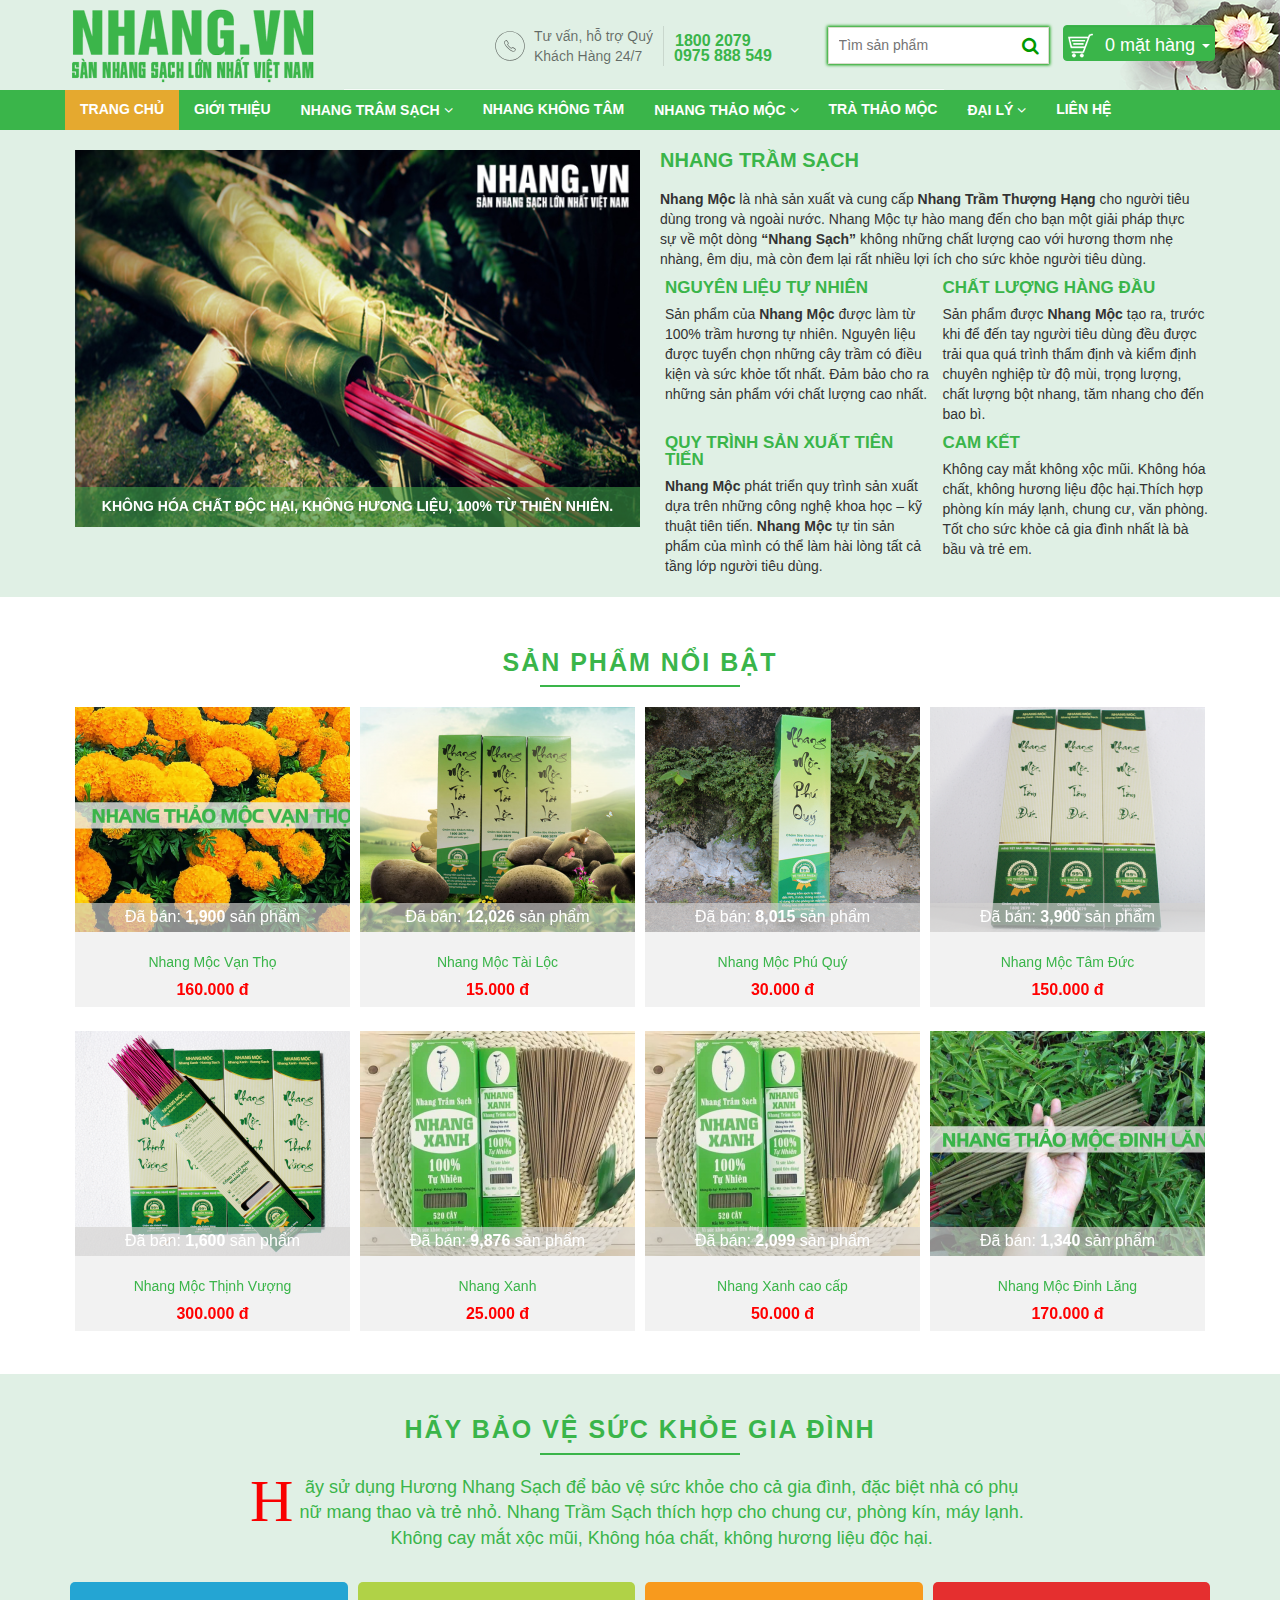
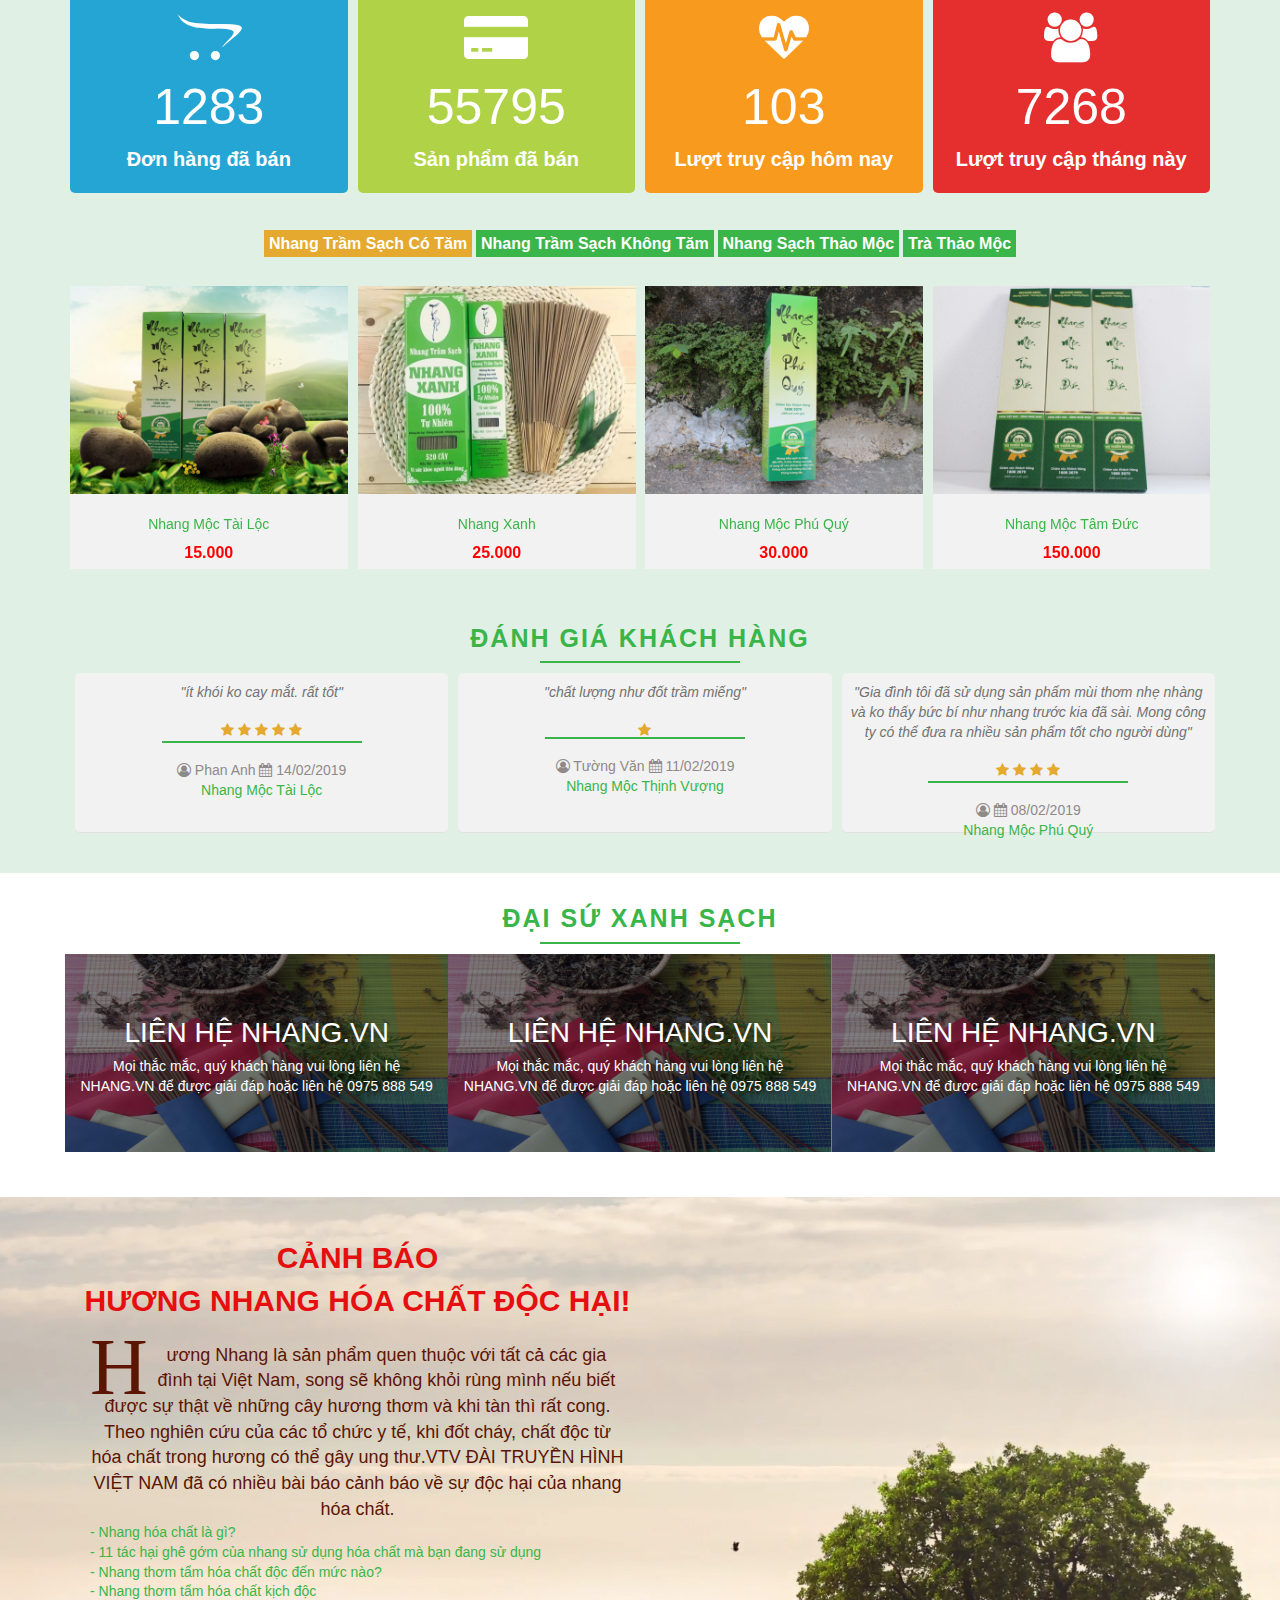
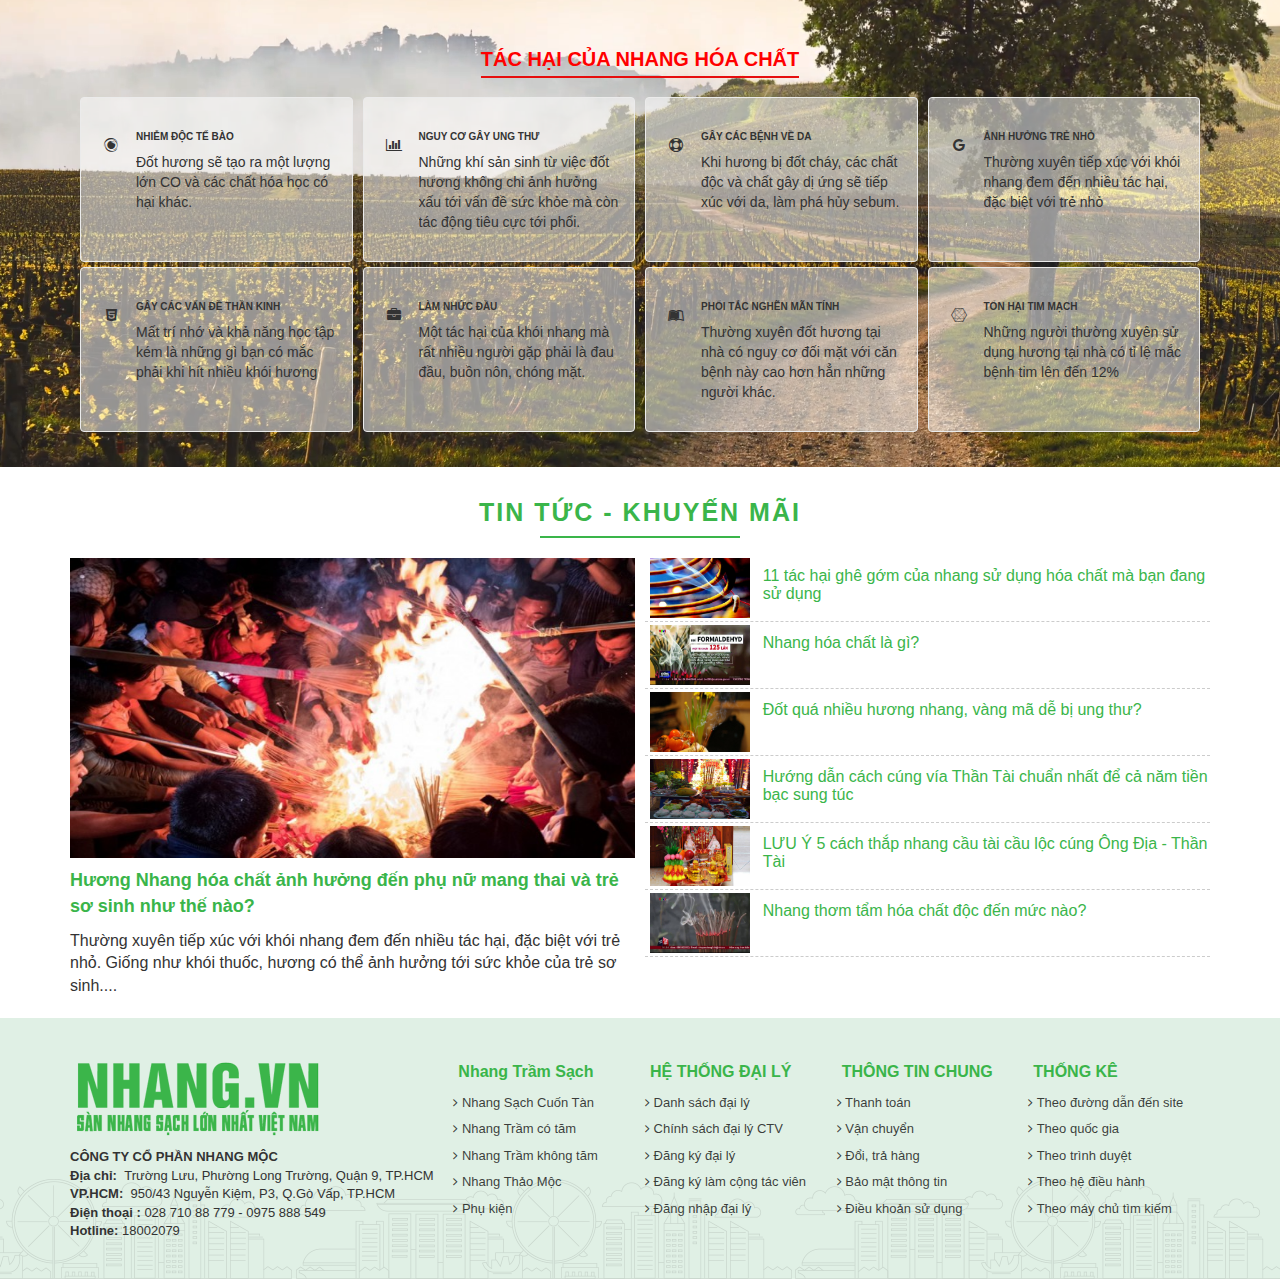
<file: nhang-1/index.html>
<!DOCTYPE html PUBLIC "-//W3C//DTD XHTML 1.0 Transitional//EN" "http://www.w3.org/TR/xhtml1/DTD/xhtml1-transitional.dtd">
<html xmlns="http://www.w3.org/1999/xhtml">
<head>
<meta http-equiv="Content-Type" content="text/html; charset=utf-8" />
<meta name="viewport" content="width=device-width, initial-scale=1" />
<title>Untitled Document</title>
<link rel="StyleSheet" href="font-awesome-4.7.0/css/font-awesome.min.css" />
    <link rel="StyleSheet" href="bootstrap/css/bootstrap.min.css" />
    <link rel="StyleSheet" href="header.css" />
    <link rel="StyleSheet" href="style.css" />
    <link rel="StyleSheet" href="reponsive.css" />
    <link rel="StyleSheet" href="menu.css" />
    <link rel="StyleSheet" href="row.css" />
    <link rel="StyleSheet" href="search.css" />
	<link rel="StyleSheet" href="rowmenu.css" />
	<link rel="StyleSheet" href="OwlCarousel2-2.2.1/dist/assets/owl.carousel.min.css" />
	<link rel="StyleSheet" href="OwlCarousel2-2.2.1/dist/assets/owl.theme.default.css" />
	<script type="text/javascript" src="jquery.min.js"></script>
	<script type="text/javascript" src="OwlCarousel2-2.2.1/dist/owl.carousel.min.js"></script>
</head>
<body>
<div class="wsmenu">
	<div class="wsheader">
    	<div class="wraper">
        <header>
        	<div class="container">
            <div class="row">
            	<div id="head">
                <div class="logo">
                <a title="Nhang Trầm Sạch - Nhang Xanh - Hương Sạch - Nhang Mộc" href="/"><img src="hinhanh/logo.png" width="253" height="80" alt="Nhang Trầm Sạch - Nhang Xanh - Hương Sạch - Nhang Mộc"></a>
                </div>	
                <div class="row_hotline">
						<div class="row_hotline_text">Tư vấn, hỗ trợ Quý Khách Hàng 24/7</div>
						<div class="row_hotline_tel1"><a href="tel:18002079">1800 2079</a></div>
						<div class="row_hotline_tel2"><a href="tel:0975888549">0975 888 549</a></div>
				</div>
                <div class="row_book">
                <div class="giohang">
                		<div class="block clearfix">
                          <div class="block_cart clearfix" id="cart_shops">
							  <div class="giohang_ul">
								  <a href="/shops/cart.html"><div class="icongiohang"></div> <div class="title_giohang">0 mặt hàng <span class="caret"></span></div></a>
								  <div class="giohang_ul_content">
									  <ul>
									  </ul>
									  <div class="clearfix"></div>
									  <div class="well" style="margin-top:10px; margin-bottom:10px;">
										  <p>
											  <strong>Giỏ hàng :</strong>
											  <span>0</span>
											  mặt hàng
										  </p>
										  <p>
											  <strong>Tổng : </strong>
											  <span class="money">0</span> VND
										  </p>
									  </div>
									  <div class="clearfix" style="margin-top:10px; margin-bottom:10px;">
										  <a title="Xem chi tiết" class="btn btn-success btn-sm form-control" href="/shops/cart.html" id="submit_send">Xem chi tiết</a>
									  </div>
								  </div>
							  </div>
                          </div>
                        </div>
                </div>
                <div class="row_top">
					<form id="box-search" class="clearfix" action="/" method="get" role="search" onsubmit="return onsubmitsearch1('');">
    					<div class="search-input">
        					<div class="searchbox">
            					<input type="text" id="keyword1" class="input-search" name="keyword" value="" placeholder="Tìm sản phẩm" autocomplete="off"><ul class="dropdown-menu template scrollable-menu" role="menu"></ul>
            					<button type="submit"><i class="fa fa-search" aria-hidden="true"></i></button>
        					</div>
        					<div id="search_autocomplete" class="search-autocomplete"></div>
    					</div>
						<div class="clearfix"></div>
					</form>
				</div>
                </div>
            </div>
            </div>
			</div>
      </header>
      </div>
	</div>
	<div class="main">
    <div class="container">
		<div class="row">
		<ul>
			<li><div class="active"><a href="" class="menu-thuong">TRANG CHỦ</a></div></li>
			<li><a href="" class="menu-thuong">GIỚI THIỆU</a>
			</li>
			<li><a href="" class="menu-xuong">NHANG TRÂM SẠCH <span class="wsmenu-click"><i class="wsmenu-arrow fa fa-angle-down"></i></span></a>
				<ul>
					<div class="wsmegamenu">
						<div class="wraper_menu_mega">
							<div class="owl-carousel owl-theme tms_menu_site owl-loaded owl-drag">
								<div class="owl-stage-outer"><div class="owl-stage" style="transform: translate3d(0px, 0px, 0px); transition: all 0s ease 0s; width: 992px;"><div class="owl-item active" style="width: 188.333px; margin-right: 10px;"><div class="item">
									<a href="" title="Nhang Xanh"><img src="hinhanh/nhang-xanh-30cm-chan-tam-do-001-500x500.jpg" alt="Nhang Xanh"></a>
									<a href="">Nhang Xanh</a>
									<div class="a">Giá từ: 25.000đ</div>
								</div></div><div class="owl-item active" style="width: 188.333px; margin-right: 10px;"><div class="item">
									<a href="" title="Nhang Mộc Tài Lộc"><img src="hinhanh/nhang_moc_tai_loc_600x600_2.jpg" alt="Nhang Mộc Tài Lộc"></a>
									<a href="">Nhang Mộc Tài Lộc</a>
									<div class="a">Giá từ: 15.000đ</div>
								</div></div><div class="owl-item active" style="width: 188.333px; margin-right: 10px;"><div class="item">
									<a href="" title="Nhang Mộc Phú Quý"><img src="hinhanh/phu_quy_600x600_1.jpg" alt="Nhang Mộc Phú Quý"></a>
									<a href="">Nhang Mộc Phú Quý</a>
									<div class="a">Giá từ: 30.000đ</div>
								</div></div><div class="owl-item active" style="width: 188.333px; margin-right: 10px;"><div class="item">
									<a href="" title="Nhang Mộc Tâm Đức"><img src="hinhanh/tam_duc_600x600_1.jpg" alt="Nhang Mộc Tâm Đức"></a>
									<a href="">Nhang Mộc Tâm Đức</a>
									<div class="a">Giá từ: 150.000đ</div>
								</div></div><div class="owl-item active" style="width: 188.333px; margin-right: 10px;"><div class="item">
									<a href="" title="Nhang Mộc Thịnh Vượng"><img src="hinhanh/thinh_vuong_600x600_4.jpg" alt="Nhang Mộc Thịnh Vượng"></a>
									<a href="">Nhang Mộc Thịnh Vượng</a>
									<div class="a">Giá từ: 300.000đ</div>
								</div></div></div></div><div class="owl-nav disabled"><button type="button" role="presentation" class="owl-prev"><span aria-label="Previous">‹</span></button><button type="button" role="presentation" class="owl-next"><span aria-label="Next">›</span></button></div><div class="owl-dots disabled"><button role="button" class="owl-dot active"><span></span></button></div></div>
						</div>
					</div>
				</ul>
			</li>
			<li><a href="" class="menu-thuong">NHANG KHÔNG TÂM</a></li>
			<li><a href="" class="menu-xuong">NHANG THẢO MỘC</i> <span class="wsmenu-click"><i class="wsmenu-arrow fa fa-angle-down"></i></span></a>
				<ul class="sub-menu">
					<li><a href=""><i class="fa fa-angle-right"></i> Nhang Trầm Thảo Mộc</a>
					</li>
					<li><a href=""><i class="fa fa-angle-right"></i> Nhang Đinh Lăng</a>
					</li>
					<li><a href=""><i class="fa fa-angle-right"></i> Nhang Vạn Thọ</a>
					</li>
					<li><a href=""><i class="fa fa-angle-right"></i> Nhang Khuynh Diệp</a>
					</li>
					<li><a href=""><i class="fa fa-angle-right"></i> Nhang Quế Xanh</a>
					</li>
				</ul>
			</li>
			<li><a href="" class="menu-thuong">TRÀ THẢO MỘC</a></li>
			<li><a href="" class="menu-xuong">ĐẠI LÝ <span class="wsmenu-click"><i class="wsmenu-arrow fa fa-angle-down"></i></span></a>
				<ul class="sub-menu">
					<li><a href=""><i class="fa fa-angle-right"> Đăng ký đại lý Nhang Mộc</i></a></li>
					<li><a href=""><i class="fa fa-angle-right"> Đăng ký làm cộng tác viên</i></a></li>
				</ul>
			</li>
			<li><a href="" class="menu-thuong">Liên Hệ</a></li>
		</ul>
		</div>
	</div>
    </div>
	<div class="silder">
		<div class="wraper">
			<div class="container">
				<div class="row">
					<div class="col-lg-12 col-md-12 col-sm-24 col-xs-24">
						<div class="carousel">
							<div class="owl-carousel owl-theme " id="slider_home">
								<div class="hinhanh">
									<a href="" title="Không hóa chất độc hại, không hương liệu, 100% từ thiên nhiên."><img src="hinhanh/nhang-tram-sach_1.jpg" title="Không hóa chất độc hại, không hương liệu, 100% từ thiên nhiên." alt="Không hóa chất độc hại, không hương liệu, 100% từ thiên nhiên."title="Không hóa chất độc hại, không hương liệu, 100% từ thiên nhiên."></a>
									<div id="title_anh">
										<a href="" title="Không hóa chất độc hại, không hương liệu, 100% từ thiên nhiên.">Không hóa chất độc hại, không hương liệu, 100% từ thiên nhiên.</a>
									</div>
								</div>
								<div class="hinhanh">
									<a href="" title="Nhang Trầm Xanh Sạch 100% từ thiên nhiên"><img src="hinhanh/nhang-tram-sach.jpg" title="Nhang Trầm Xanh Sạch 100% từ thiên nhiên" alt="Nhang Trầm Xanh Sạch 100% từ thiên nhiên"title="Nhang Trầm Xanh Sạch 100% từ thiên nhiên"></a>
									<div id="title_anh">
										<a href="" title="Nhang Trầm Xanh Sạch 100% từ thiên nhiên">Nhang Trầm Xanh Sạch 100% từ thiên nhiên</a>
									</div>
								</div>
								<div class="hinhanh">
									<a href="" title="Sử dụng nhang sạch tốt cho cả gia đình"><img src="hinhanh/tho-cung-to-tien.jpg" title="Sử dụng nhang sạch tốt cho cả gia đình" alt="Sử dụng nhang sạch tốt cho cả gia đình"title="Sử dụng nhang sạch tốt cho cả gia đình"></a>
									<div id="title_anh">
										<a href="" title="Sử dụng nhang sạch tốt cho cả gia đình">Sử dụng nhang sạch tốt cho cả gia đình</a>
									</div>
								</div>
								<div class="hinhanh">
									<a href="" title="Cầu Tài Lộc Dùng Nhang Mộc Tài Lộc"><img src="hinhanh/cau-tai-locdung-nhang-tai-loc.jpg" title="Cầu Tài Lộc Dùng Nhang Mộc Tài Lộc" alt="Cầu Tài Lộc Dùng Nhang Mộc Tài Lộc"title="Cầu Tài Lộc Dùng Nhang Mộc Tài Lộc"></a>
									<div id="title_anh">
										<a href="" title="Cầu Tài Lộc Dùng Nhang Mộc Tài Lộc">Cầu Tài Lộc Dùng Nhang Mộc Tài Lộc</a>
									</div>
								</div>
							</div>
						</div>
					</div>
					<div class="col-lg-12 col-md-12 col-sm-24 col-xs-24">
						<div class="silder">
							<h3><a href="" title="Nhang Trầm Sạch">Nhang Trầm Sạch</a></h3>
							<div class="box-border"></div>
							<div class="silder_body"><strong>Nhang Mộc</strong>&nbsp;là nhà sản xuất và cung cấp&nbsp;<strong>Nhang Trầm Thượng Hạng</strong>&nbsp;cho người tiêu dùng trong và ngoài nước. Nhang Mộc tự hào mang đến cho bạn một giải pháp thực sự về một dòng&nbsp;<strong>“Nhang Sạch”</strong>&nbsp;không những chất lượng cao với hương thơm nhẹ nhàng, êm dịu, mà còn đem lại rất nhiều lợi ích cho sức khỏe người tiêu dùng.</div>
							<div class="clear"></div>
							<div class="col-xs-24 col-lg-12 col-md-12 col-sm-12">
								<div class="silder_box">
									<div class="silder_text"><h4>Nguyên liệu tự nhiên</h4>
										Sản phẩm của&nbsp;<strong>Nhang Mộc</strong>&nbsp;được làm từ 100% trầm hương tự nhiên. Nguyên liệu được tuyển chọn những cây trầm có điều kiện và sức khỏe tốt nhất. Đảm bảo cho ra những sản phẩm với chất lượng cao nhất.
									</div>
								</div>
							</div>
							<div class="col-xs-24 col-lg-12 col-md-12 col-sm-12">
								<div class="silder_box">
									<div class="silder_text"><h4>Chất lượng hàng đầu</h4>
										Sản phẩm được&nbsp;<strong>Nhang Mộc</strong>&nbsp;tạo ra, trước khi để đến tay người tiêu dùng đều được trải qua quá trình thẩm định và kiểm định chuyên nghiệp từ độ mùi, trọng lượng, chất lượng bột nhang, tăm nhang cho đến bao bì.
									</div>
								</div>
							</div>
							<div class="col-xs-24 col-lg-12 col-md-12 col-sm-12">
								<div class="silder_box">
									<div class="silder_text"><h4>Quy trình sản xuất tiên tiến</h4>
										<strong>Nhang Mộc</strong>&nbsp;phát triển quy trình sản xuất dựa trên những công nghệ khoa học – kỹ thuật tiên tiến.&nbsp;<strong>Nhang Mộc&nbsp;</strong>tự tin sản phẩm của mình có thể làm hài lòng tất cả tầng lớp người tiêu dùng.
									</div>
								</div>
							</div>
							<div class="col-xs-24 col-lg-12 col-md-12 col-sm-12">
								<div class="silder_box">
									<div class="silder_text"><h4>Cam kết</h4>
										Không cay mắt không xộc mũi. Không hóa chất, không hương liệu độc hại.Thích hợp phòng kín máy lạnh, chung cư, văn phòng. Tốt cho sức khỏe cả gia đình nhất là bà bầu và trẻ em.
									</div>
								</div>
							</div>
						</div>
					</div>
				</div>
			</div>
		</div>
	</div>
	<div class="wraper">
		<div class="container">
			<div class="row">
				<div class="home-main"> Sản phẩm nổi bật </div>
				<div class="home-line"></div>
				<div class="home-body">
					<div class="row">
						<div class="col-lg-6 col-md-6 col-sm-8 col-xs-12">
							<div class="home-sp-item-line">
								<div class="home-sp-item">
									<div class="home-sp-item-img">
										<a href="" title="Nhang Mộc Vạn Thọ">
											<img src="hinhanh/nhang-thao-moc-van-tho.png" title="Nhang Mộc Vạn Thọ" alt="Nhang Mộc Vạn Thọ"></a>
										<div id="title_anh" style="color: #fff;font-size: 16px;padding: 3px;background: #d4d3d2a8;">
											Đã bán:
											<strong>1,900</strong>
											sản phẩm
										</div>
									</div>
									<div class="home-sp-item-title">
										<h3><a href="/nhang-moc-van-tho.html" title="Nhang Mộc Vạn Thọ">Nhang Mộc Vạn Thọ</a></h3>
										<span class="price">
											<span class="money">160.000 đ</span>
										</span>
									</div>
								</div>
							</div>
						</div>
						<div class="col-lg-6 col-md-6 col-sm-8 col-xs-12">
							<div class="home-sp-item-line">
								<div class="home-sp-item">
									<div class="home-sp-item-img">
										<a href="" title="Nhang Mộc Vạn Thọ">
											<img src="hinhanh/nhang-moc-tai-loc.png" title="Nhang Mộc Vạn Thọ" alt="Nhang Mộc Vạn Thọ"></a>
										<div id="title_anh" style="color: #fff;font-size: 16px;padding: 3px;background: #d4d3d2a8;">
											Đã bán:
											<strong>12,026</strong>
											sản phẩm
										</div>
									</div>
									<div class="home-sp-item-title">
										<h3><a href="" title="Nhang Mộc Vạn Thọ">Nhang Mộc Tài Lộc</a></h3>
										<span class="price">
											<span class="money">15.000 đ</span>
										</span>
									</div>
								</div>
							</div>
						</div>
						<div class="col-lg-6 col-md-6 col-sm-8 col-xs-12">
							<div class="home-sp-item-line">
								<div class="home-sp-item">
									<div class="home-sp-item-img">
										<a href="" title="Nhang Mộc Vạn Thọ">
											<img src="hinhanh/nhang-moc-phu-quy.png" title="Nhang Mộc Vạn Thọ" alt="Nhang Mộc Vạn Thọ"></a>
										<div id="title_anh" style="color: #fff;font-size: 16px;padding: 3px;background: #d4d3d2a8;">
											Đã bán:
											<strong>8,015</strong>
											sản phẩm
										</div>
									</div>
									<div class="home-sp-item-title">
										<h3><a href="" title="Nhang Mộc Vạn Thọ">Nhang Mộc Phú Quý</a></h3>
										<span class="price">
											<span class="money">30.000 đ</span>
										</span>
									</div>
								</div>
							</div>
						</div>
						<div class="col-lg-6 col-md-6 col-sm-8 col-xs-12">
							<div class="home-sp-item-line">
								<div class="home-sp-item">
									<div class="home-sp-item-img">
										<a href="" title="Nhang Mộc Vạn Thọ">
											<img src="hinhanh/nhang-moc-tam-duc.png" title="Nhang Mộc Vạn Thọ" alt="Nhang Mộc Vạn Thọ"></a>
										<div id="title_anh" style="color: #fff;font-size: 16px;padding: 3px;background: #d4d3d2a8;">
											Đã bán:
											<strong>3,900</strong>
											sản phẩm
										</div>
									</div>
									<div class="home-sp-item-title">
										<h3><a href="" title="Nhang Mộc Vạn Thọ">Nhang Mộc Tâm Đức</a></h3>
										<span class="price">
											<span class="money">150.000 đ</span>
										</span>
									</div>
								</div>
							</div>
						</div>
						<div class="col-lg-6 col-md-6 col-sm-8 col-xs-12">
							<div class="home-sp-item-line">
								<div class="home-sp-item">
									<div class="home-sp-item-img">
										<a href="" title="Nhang Mộc Vạn Thọ">
											<img src="hinhanh/nhang-moc-thinh-vuong.png" title="Nhang Mộc Vạn Thọ" alt="Nhang Mộc Vạn Thọ"></a>
										<div id="title_anh" style="color: #fff;font-size: 16px;padding: 3px;background: #d4d3d2a8;">
											Đã bán:
											<strong>1,600</strong>
											sản phẩm
										</div>
									</div>
									<div class="home-sp-item-title">
										<h3><a href="" title="Nhang Mộc Vạn Thọ">Nhang Mộc Thịnh Vượng</a></h3>
										<span class="price">
											<span class="money">300.000 đ</span>
										</span>
									</div>
								</div>
							</div>
						</div>
						<div class="col-lg-6 col-md-6 col-sm-8 col-xs-12">
							<div class="home-sp-item-line">
								<div class="home-sp-item">
									<div class="home-sp-item-img">
										<a href="" title="Nhang Mộc Vạn Thọ">
											<img src="hinhanh/nhang-xanh.png" title="Nhang Mộc Vạn Thọ" alt="Nhang Mộc Vạn Thọ"></a>
										<div id="title_anh" style="color: #fff;font-size: 16px;padding: 3px;background: #d4d3d2a8;">
											Đã bán:
											<strong>9,876</strong>
											sản phẩm
										</div>
									</div>
									<div class="home-sp-item-title">
										<h3><a href="" title="Nhang Mộc Vạn Thọ">Nhang Xanh</a></h3>
										<span class="price">
											<span class="money">25.000 đ</span>
										</span>
									</div>
								</div>
							</div>
						</div>
						<div class="col-lg-6 col-md-6 col-sm-8 col-xs-12">
							<div class="home-sp-item-line">
								<div class="home-sp-item">
									<div class="home-sp-item-img">
										<a href="" title="Nhang Mộc Vạn Thọ">
											<img src="hinhanh/nhang-xanh.png" title="Nhang Mộc Vạn Thọ" alt="Nhang Mộc Vạn Thọ"></a>
										<div id="title_anh" style="color: #fff;font-size: 16px;padding: 3px;background: #d4d3d2a8;">
											Đã bán:
											<strong>2,099</strong>
											sản phẩm
										</div>
									</div>
									<div class="home-sp-item-title">
										<h3><a href="" title="Nhang Mộc Vạn Thọ">Nhang Xanh cao cấp</a></h3>
										<span class="price">
											<span class="money">50.000 đ</span>
										</span>
									</div>
								</div>
							</div>
						</div>
						<div class="col-lg-6 col-md-6 col-sm-8 col-xs-12">
							<div class="home-sp-item-line">
								<div class="home-sp-item">
									<div class="home-sp-item-img">
										<a href="" title="Nhang Mộc Vạn Thọ">
											<img src="hinhanh/nhang-thao-moc-dinh-lang.png" title="Nhang Mộc Vạn Thọ" alt="Nhang Mộc Vạn Thọ"></a>
										<div id="title_anh" style="color: #fff;font-size: 16px;padding: 3px;background: #d4d3d2a8;">
											Đã bán:
											<strong>1,340</strong>
											sản phẩm
										</div>
									</div>
									<div class="home-sp-item-title">
										<h3><a href="" title="Nhang Mộc Vạn Thọ">Nhang Mộc Đinh Lăng</a></h3>
										<span class="price">
											<span class="money">170.000 đ</span>
										</span>
									</div>
								</div>
							</div>
						</div>
					</div>
				</div>
			</div>
		</div>
	</div>
	<div class="page_2">
		<div class="wraper">
			<div class="container">
				<div class="home-main">HÃY BẢO VỆ SỨC KHỎE GIA ĐÌNH</div>
				<div class="home-line"></div>
				<div class="home-text">
						Hãy sử dụng Hương Nhang Sạch để bảo vệ sức khỏe cho cả gia đình, đặc biệt nhà có phụ nữ mang thao và trẻ nhỏ.  Nhang Trầm Sạch thích hợp cho chung cư, phòng kín, máy lạnh.  Không cay mắt xộc mũi, Không hóa chất, không hương liệu độc hại.
				</div>
				<div class="row text-center">
					<div class="col-lg-6 col-md-6 col-sm-12 col-xs-12">
						<div class="khung" style="background:#24a5d3">
							<i class="fa fa-opencart"></i>
							<h2 class="number">1283</h2>
							<div class="text">
								<strong>Đơn hàng đã bán</strong>
							</div>
						</div>
					</div>
					<div class="col-lg-6 col-md-6 col-sm-12 col-xs-12">
						<div class="khung" style="background:#b0d247">
							<i class="fa fa-credit-card-alt"></i>
							<h2 class="number">55795</h2>
							<div class="text">
								<strong>Sản phẩm đã bán</strong>
							</div>
						</div>
					</div>
					<div class="col-lg-6 col-md-6 col-sm-12 col-xs-12">
						<div class="khung" style="background:#F89A1D">
							<i class="fa fa-heartbeat"></i>
							<h2 class="number">103</h2>
							<div class="text">
								<strong>Lượt truy cập hôm nay</strong>
							</div>
						</div>
					</div>
					<div class="col-lg-6 col-md-6 col-sm-12 col-xs-12">
						<div class="khung" style="background:#E52F2F">
							<i class="fa fa-users"></i>
							<h2 class="number">7268</h2>
							<div class="text">
								<strong>Lượt truy cập tháng này</strong>
							</div>
						</div>
					</div>
				</div>
				<div class="slide-2">
					<ul class="title-slide-2">
						<li class="active" ><a>Nhang Trầm Sạch Có Tăm</a></li>
						<li  ><a>Nhang Trầm Sạch Không Tăm</a></li>
						<li  ><a>Nhang Sạch Thảo Mộc</a></li>
						<li  ><a>Trà Thảo Mộc</a></li>
					</ul>
				</div>
				<div class="carousel"id="noibat_hot">
					<div class="owl-carousel owl-theme " id="noibat5575" >
						<div class="home_sp_item_line">
							<div class="home_sp_item ">
								<div class="home_sp_item_img">
									<a href="/nhang-moc-tai-loc.html" title="Nhang Mộc Tài Lộc"><img src="hinhanh/nhang-moc-tai-loc.png" title="Nhang Mộc Tài Lộc" alt="Nhang Mộc Tài Lộc"></a>
								</div>
								<div class="home_sp_item_title">
									<h3><a href="/nhang-moc-tai-loc.html" title="Nhang Mộc Tài Lộc">Nhang Mộc Tài Lộc</a></h3>
									<span class="price">
					<span class="money">15.000 </span>
				</span>
								</div>
							</div>
						</div>
						<div class="home_sp_item_line">
							<div class="home_sp_item ">
								<div class="home_sp_item_img">
									<a href="/nhang-xanh.html" title="Nhang Xanh"><img src="hinhanh/nhang-xanh.png" title="Nhang Xanh" alt="Nhang Xanh"></a>
								</div>
								<div class="home_sp_item_title">
									<h3><a href="/nhang-xanh.html" title="Nhang Xanh">Nhang Xanh</a></h3>
									<span class="price">
					<span class="money">25.000 </span>
				</span>
								</div>
							</div>
						</div>
						<div class="home_sp_item_line">
							<div class="home_sp_item ">
								<div class="home_sp_item_img">
									<a href="/nhang-moc-phu-quy.html" title="Nhang Mộc Phú Quý"><img src="hinhanh/nhang-moc-phu-quy.png" title="Nhang Mộc Phú Quý" alt="Nhang Mộc Phú Quý"></a>
								</div>
								<div class="home_sp_item_title">
									<h3><a href="/nhang-moc-phu-quy.html" title="Nhang Mộc Phú Quý">Nhang Mộc Phú Quý</a></h3>
									<span class="price">
					<span class="money">30.000 </span>
				</span>
								</div>
							</div>
						</div>
						<div class="home_sp_item_line">
							<div class="home_sp_item ">
								<div class="home_sp_item_img">
									<a href="/nhang-moc-tam-duc.html" title="Nhang Mộc Tâm Đức"><img src="hinhanh/nhang-moc-tam-duc.png" title="Nhang Mộc Tâm Đức" alt="Nhang Mộc Tâm Đức"></a>
								</div>
								<div class="home_sp_item_title">
									<h3><a href="/nhang-moc-tam-duc.html" title="Nhang Mộc Tâm Đức">Nhang Mộc Tâm Đức</a></h3>
									<span class="price">
					<span class="money">150.000 </span>
				</span>
								</div>
							</div>
						</div>
						<div class="home_sp_item_line">
							<div class="home_sp_item ">
								<div class="home_sp_item_img">
									<a href="/nhang-xanh-cao-cap.html" title="Nhang Xanh cao cấp"><img src="hinhanh/nhang-xanh.png" title="Nhang Xanh cao cấp" alt="Nhang Xanh cao cấp"></a>
								</div>
								<div class="home_sp_item_title">
									<h3><a href="/nhang-xanh-cao-cap.html" title="Nhang Xanh cao cấp">Nhang Xanh cao cấp</a></h3>
									<span class="price">
					<span class="money">50.000 </span>
				</span>
								</div>
							</div>
						</div>
						<div class="home_sp_item_line">
							<div class="home_sp_item ">
								<div class="home_sp_item_img">
									<a href="/nhang-moc-thinh-vuong.html" title="Nhang Mộc Thịnh Vượng"><img src="hinhanh/nhang-moc-thinh-vuong.png" title="Nhang Mộc Thịnh Vượng" alt="Nhang Mộc Thịnh Vượng"></a>
								</div>
								<div class="home_sp_item_title">
									<h3><a href="/nhang-moc-thinh-vuong.html" title="Nhang Mộc Thịnh Vượng">Nhang Mộc Thịnh Vượng</a></h3>
									<span class="price">
					<span class="money">300.000 </span>
				</span>
								</div>
							</div>
						</div>
					</div>
				</div>
				<div class="home-main">ĐÁNH GIÁ KHÁCH HÀNG</div>
				<div class="home-line"></div>
				<div class="container">
					<div class="row">
						<div class="col-lg-8 col-md-8 col-sm-12 col-xs-12">
					<div class="danhgiakhachhang">
						<em class="help-block">
							"ít khói ko cay mắt. rất tốt"
						</em>
						<i class="fa fa-star startms"></i>
						<i class="fa fa-star startms"></i>
						<i class="fa fa-star startms"></i>
						<i class="fa fa-star startms"></i>
						<i class="fa fa-star startms"></i>
						<div class="danhgia-home-line"></div>
						<i class="fa fa-user-circle-o"></i>
						Phan Anh
						<i class="fa fa-calendar"></i>
						14/02/2019
						<br><a href="" title="Nhang Mộc Tài Lộc">Nhang Mộc Tài Lộc</a>
					</div>
					</div>
						<div class="col-lg-8 col-md-8 col-sm-12 col-xs-12">
							<div class="danhgiakhachhang">
								<em class="help-block">
									"chất lượng như đốt trầm miếng"
								</em>
								<i class="fa fa-star startms"></i>
								<div class="danhgia-home-line"></div>
								<i class="fa fa-user-circle-o"></i>
								Tường Văn
								<i class="fa fa-calendar"></i>
								11/02/2019
								<br><a href="" title="Nhang Mộc Tài Lộc">Nhang Mộc Thịnh Vượng</a>
							</div>
						</div>
						<div class="col-lg-8 col-md-8 col-sm-12 col-xs-12">
							<div class="danhgiakhachhang">
								<em class="help-block">
									"Gia đình tôi đã sử dụng sản phẩm mùi thơm nhẹ nhàng và ko thấy bức bí như nhang trước kia đã sài. Mong công ty có thể đưa ra nhiều sản phẩm tốt cho người dùng"
								</em>
								<i class="fa fa-star startms"></i>
								<i class="fa fa-star startms"></i>
								<i class="fa fa-star startms"></i>
								<i class="fa fa-star startms"></i>
								<div class="danhgia-home-line"></div>
								<i class="fa fa-user-circle-o"></i>
								<Quang></Quang>
								<i class="fa fa-calendar"></i>
								08/02/2019
								<br><a href="" title="Nhang Mộc Tài Lộc">Nhang Mộc Phú Quý</a>
							</div>
						</div>
					</div>
				</div>
			</div>
		</div>
	</div>
	<div class="hot">
		<div class="wraper">
			<div class="container">
				<div class="home-main">
					ĐẠI SỨ XANH SẠCH
				</div>
				<div class="home-line"></div>
				<div class="row">
					<div class="col-lg-8 col-md-8 col-sm-12 col-xs-12">
						<div class="hovai-box-image-3">
							<img src="hinhanh/tram-thao-moc-800x600_5.png"title="LIÊN HỆ NHANG.VN"alt="LIÊN HỆ NHANG.VN">
						</div>
						<div class="hovai-box-details-3">
							<div class="tabel">
								<div class="tabel-cell">
									<h3>LIÊN HỆ NHANG.VN</h3>
									<p>Mọi thắc mắc, quý khách hàng vui lòng liên hệ NHANG.VN để được giải đáp hoặc liên hệ 0975 888 549</p>
								</div>
							</div>
						</div>
					</div>
					<div class="col-lg-8 col-md-8 col-sm-12 col-xs-12">
						<div class="hovai-box-image-3">
							<img src="hinhanh/tram-thao-moc-800x600_5.png"title="LIÊN HỆ NHANG.VN"alt="LIÊN HỆ NHANG.VN">
						</div>
						<div class="hovai-box-details-3">
							<div class="tabel">
								<div class="tabel-cell">
									<h3>LIÊN HỆ NHANG.VN</h3>
									<p>Mọi thắc mắc, quý khách hàng vui lòng liên hệ NHANG.VN để được giải đáp hoặc liên hệ 0975 888 549</p>
								</div>
							</div>
						</div>
					</div>
					<div class="col-lg-8 col-md-8 col-sm-12 col-xs-12">
						<div class="hovai-box-image-3">
							<img src="hinhanh/tram-thao-moc-800x600_5.png"title="LIÊN HỆ NHANG.VN"alt="LIÊN HỆ NHANG.VN">
						</div>
						<div class="hovai-box-details-3">
							<div class="tabel">
								<div class="tabel-cell">
									<h3>LIÊN HỆ NHANG.VN</h3>
									<p>Mọi thắc mắc, quý khách hàng vui lòng liên hệ NHANG.VN để được giải đáp hoặc liên hệ 0975 888 549</p>
								</div>
							</div>
						</div>
					</div>
				</div>
			</div>
		</div>
	</div>
	<div id="nhanghoachat">
		<div class="video-container">
		<video loop="" muted="" autoplay="" poster="hinhanh/nhang.vn.png" class="fullscreen-bg__video">
			<source src="video/nhang.vn.mp4" type="video/mp4">
		</video>
		<div class="container">
			<div class="canhbao">
			 	<div class="row">
				<div class="col-lg-12 col-md-12 col-sm-24 col-xs-24">
						<div class="canhbao_title">Cảnh báo <br>Hương Nhang hóa chất độc hại!</div>
						<div class="canhbao_text">Hương Nhang là sản phẩm quen thuộc với tất cả các gia đình tại Việt Nam, song sẽ không khỏi rùng mình nếu biết được sự thật về những cây hương thơm và khi tàn thì rất cong. Theo nghiên cứu của các tổ chức y tế, khi đốt cháy, chất độc từ hóa chất trong hương có thể gây ung thư.VTV ĐÀI TRUYỀN HÌNH VIỆT NAM đã có nhiều bài báo cảnh báo về sự độc hại của nhang hóa chất.
							<br>
							<div style="float:left; text-align:left; font-size:14px;">
								<a href="" title="Nhang hóa chất là gì?">- Nhang hóa chất là gì?</a><br>
								<a href="" title="11 tác hại ghê gớm của nhang sử dụng hóa chất mà bạn đang sử dụng">- 11 tác hại ghê gớm của nhang sử dụng hóa chất mà bạn đang sử dụng</a><br>
								<a href="" title="Nhang thơm tẩm hóa chất độc đến mức nào?">- Nhang thơm tẩm hóa chất độc đến mức nào?</a><br>
								<a href="" title="Nhang thơm tẩm hóa chất kịch độc">- Nhang thơm tẩm hóa chất kịch độc</a> <br>
							</div>
						</div>
				</div>
					<div class="col-lg-12 col-md-12 col-sm-24 col-xs-24">
						<div class="embed-responsive embed-responsive-16by9"><iframe src="https://www.youtube.com/embed/s4EHYPea_EY" allowfullscreen=""></iframe></div>
					</div>
				</div>
				<div class="canhbao_list"><h3>TÁC HẠI CỦA NHANG HÓA CHẤT</h3></div>
				<div class="row">
					<div class="col-md-6 col-sm-8">
						<div class="biz-core-single">
							<div class="icon icolor-1">
								<i class="fa fa-eercast"></i>
							</div>
							<div class="biz-core-text">
								<h6>Nhiễm độc tế bào</h6>
								<p>Đốt hương sẽ tạo ra một lượng lớn CO và các chất hóa học có hại khác. </p>
							</div>
						</div>
					</div>
					<div class="col-md-6 col-sm-8">
						<div class="biz-core-single">
							<div class="icon icolor-1">
								<i class="fa fa-bar-chart-o"></i>
							</div>
							<div class="biz-core-text">
								<h6>NGUY CƠ GÂY UNG THƯ</h6>
								<p>Những khí sản sinh từ việc đốt hương không chỉ ảnh hưởng xấu tới vấn đề sức khỏe mà còn tác động tiêu cực tới phổi. </p>
							</div>
						</div>
					</div>
					<div class="col-md-6 col-sm-8">
						<div class="biz-core-single">
							<div class="icon icolor-1">
								<i class="fa fa-life-saver"></i>
							</div>
							<div class="biz-core-text">
								<h6>GÂY CÁC BỆNH VỀ DA</h6>
								<p>Khi hương bị đốt cháy, các chất độc và chất gây dị ứng sẽ tiếp xúc với da, làm phá hủy sebum.</p>
							</div>
						</div>
					</div>
					<div class="col-md-6 col-sm-8">
						<div class="biz-core-single">
							<div class="icon icolor-1">
								<i class="fa fa-google"></i>
							</div>
							<div class="biz-core-text">
								<h6>ẢNH HƯỞNG TRẺ NHỎ</h6>
								<p>Thường xuyên tiếp xúc với khói nhang đem đến nhiều tác hại, đặc biệt với trẻ nhỏ </p>
							</div>
						</div>
					</div>
					<div class="col-md-6 col-sm-8">
						<div class="biz-core-single">
							<div class="icon icolor-1">
								<i class="fa fa-html5"></i>
							</div>
							<div class="biz-core-text">
								<h6>GÂY CÁC VẤN ĐỀ THẦN KINH</h6>
								<p>Mất trí nhớ và khả năng học tập kém là những gì bạn có mắc phải khi hít nhiều khói hương</p>
							</div>
						</div>
					</div>
					<div class="col-md-6 col-sm-8">
						<div class="biz-core-single">
							<div class="icon icolor-1">
								<i class="fa fa-briefcase"></i>
							</div>
							<div class="biz-core-text">
								<h6>LÀM NHỨC ĐẦU</h6>
								<p>Một tác hại của khói nhang mà rất nhiều người gặp phải là đau đầu, buồn nôn, chóng mặt.</p>
							</div>
						</div>
					</div>
					<div class="col-md-6 col-sm-8">
						<div class="biz-core-single">
							<div class="icon icolor-1">
								<i class="fa fa-leanpub"></i>
							</div>
							<div class="biz-core-text">
								<h6>PHỔI TẮC NGHẼN MÃN TÍNH</h6>
								<p>Thường xuyên đốt hương tại nhà có nguy cơ đối mặt với căn bệnh này cao hơn hẳn những người khác.</p>
							</div>
						</div>
					</div>
					<div class="col-md-6 col-sm-8">
						<div class="biz-core-single">
							<div class="icon icolor-1">
								<i class="fa fa-connectdevelop"></i>
							</div>
							<div class="biz-core-text">
								<h6>TỔN HẠI TIM MẠCH</h6>
								<p>Những người thường xuyên sử dụng hương tại nhà có tỉ lệ mắc bệnh tim lên đến 12%</p>
							</div>
						</div>
					</div>
				</div>
			</div>
		</div>
	</div>
	</div>
	<div class="wraper">
		<div class="container">
			<div class="home-main">
				Tin tức - Khuyến mãi
			</div>
			<div class="home-line"></div>
		</div>
		<div class="home-body">
			<div class="wraper">
				<div class="container">
					<div class="row">
						<div class="col-lg-12 col-md-12 col-sm-12 col-xs-24 tms_bg_news">
							<div class="camnang_img">
								<a title="Hương Nhang hóa chất ảnh hưởng đến phụ nữ mang thai và trẻ sơ sinh như thế nào?" href=""><img src="hinhanh/dot-huong-vang-ma-1547100.jpg"></a>
							</div>
							<div class="camnang_title"><a href="">Hương Nhang hóa chất ảnh hưởng đến phụ nữ mang thai và trẻ sơ sinh như thế nào?</a></div>
							<div class="hometext">Thường xuyên tiếp xúc với khói nhang đem đến nhiều tác hại, đặc biệt với trẻ nhỏ. Giống như khói thuốc, hương có thể ảnh hưởng tới sức khỏe của trẻ sơ sinh....</div>
						</div>
						<div class="col-lg-12 col-md-12 col-sm-12 col-xs-24">
							<ul class="related">
								<li>
									<div class="col-lg-5 col-md-5 col-sm-12 col-xs-24">
										<img src="hinhanh/k1-1502641457036.jpg" style="width:100px; height:60px; margin-right:10px;">
									</div>
									<a class="show h4" href="" style="font-size:16px">11 tác hại ghê gớm của nhang sử dụng hóa chất mà bạn đang sử dụng</a>
								</li>
								<li>
									<div class="col-lg-5 col-md-5 col-sm-12 col-xs-24">
									<img src="hinhanh/nhang-hoa-chat-doc-hai.jpg" style="width:100px; height:60px; margin-right:10px;">
									</div>
									<a class="show h4" href="" style="font-size:16px">Nhang hóa chất là gì?</a>
								</li>
								<li>
									<div class="col-lg-5 col-md-5 col-sm-12 col-xs-24">
									<img src="hinhanh/thap-huong-chay-khong-het-la-diem-gi.jpg" style="width:100px; height:60px; margin-right:10px;">
									</div>
									<a class="show h4" href="" style="font-size:16px">Đốt quá nhiều hương nhang, vàng mã dễ bị ung thư?</a>
								</li>
								<li>
									<div class="col-lg-5 col-md-5 col-sm-12 col-xs-24">
									<img src="hinhanh/1424914604-t-1-1424855324437.jpg" style="width:100px; height:60px; margin-right:10px;">
									</div>
									<a class="show h4" href="" style="font-size:16px">Hướng dẫn cách cúng vía Thần Tài chuẩn nhất để cả năm tiền bạc sung túc</a>
								</li>
								<li><div class="col-lg-5 col-md-5 col-sm-12 col-xs-24">
									<img src="hinhanh/ban-tho-than-tai.jpg" style="width:100px; height:60px; margin-right:10px;"></div>
									<a class="show h4" href="" style="font-size:16px">LƯU Ý 5 cách thắp nhang cầu tài cầu lộc cúng Ông Địa - Thần Tài</a>
								</li>
								<li><div class="col-lg-5 col-md-5 col-sm-12 col-xs-24">
									<img src="hinhanh/tac-hai-cua-huong-nhang-hoa-chat.jpg" style="width:100px; height:60px; margin-right:10px;"></div>
									<a class="show h4" href="" style="font-size:16px">Nhang thơm tẩm hóa chất độc đến mức nào?</a>
								</li>
							</ul>
						</div>
					</div>
				</div>
			</div>
		</div>
	</div>
	<div class="footer">
		<div class="wraper">
			<div class="container">
				<div class="row">
					<div class="clearfix" style="margin-top:20px;"></div>
					<div class="col-xs-24 col-sm-12 col-md-8">
						<div class="box_footer"> <a title="Nhang Trầm Sạch - Nhang Xanh - Hương Sạch - Nhang Mộc" href="/"><img src="hinhanh/logo.png" alt="Nhang Trầm Sạch - Nhang Xanh - Hương Sạch - Nhang Mộc"></a></div>
						<strong>CÔNG TY CỔ PHẦN NHANG MỘC</strong><br><strong>Địa chỉ:&nbsp;</strong>&nbsp;Trường Lưu, Phường Long Trường, Quận 9, TP.HCM<br><strong>VP.HCM:&nbsp;</strong>&nbsp;950/43 Nguyễn Kiệm, P3, Q.Gò Vấp, TP.HCM<br><strong>Điện thoại :</strong>&nbsp;028 710 88 779 -&nbsp;0975 888 549<br><strong>Hotline:</strong> 18002079&nbsp;<br>&nbsp;
					</div>
					<div class="col-xs-24 col-sm-12 col-md-4">
						<h4 class="footer-1"><a href="">Nhang Trầm Sạch</a></h4>
						<div class="page-footer">
							<ul>
								<li>
									<a title="Nhang Sạch Cuốn Tàn" href=""><i class="fa fa-angle-right"></i> Nhang Sạch Cuốn Tàn</a>
								</li>
								<li>
									<a title="Nhang Trầm có tăm" href=""><i class="fa fa-angle-right"></i> Nhang Trầm có tăm</a>
								</li>
								<li>
									<a title="Nhang Trầm không tăm" href=""><i class="fa fa-angle-right"></i> Nhang Trầm không tăm</a>
								</li>
								<li>
									<a title="Nhang Thảo Mộc" href=""><i class="fa fa-angle-right"></i> Nhang Thảo Mộc</a>
								</li>
								<li>
									<a title="Phụ kiện" href=""><i class="fa fa-angle-right"></i> Phụ kiện</a>
								</li>
							</ul>
						</div>
					</div>
					<div class="col-xs-24 col-sm-12 col-md-4">
						<h4 class="footer-1"><a href="">HỆ THỐNG ĐẠI LÝ</a></h4>
						<div class="page-footer">
							<ul>
								<li>
									<a title="Nhang Sạch Cuốn Tàn" href=""><i class="fa fa-angle-right"></i> Danh sách đại lý</a>
								</li>
								<li>
									<a title="Nhang Trầm có tăm" href=""><i class="fa fa-angle-right"></i> Chính sách đại lý CTV</a>
								</li>
								<li>
									<a title="Nhang Trầm không tăm" href=""><i class="fa fa-angle-right"></i> Đăng ký đại lý</a>
								</li>
								<li>
									<a title="Nhang Thảo Mộc" href=""><i class="fa fa-angle-right"></i> Đăng ký làm cộng tác viên</a>
								</li>
								<li>
									<a title="Phụ kiện" href=""><i class="fa fa-angle-right"></i> Đăng nhập đại lý</a>
								</li>
							</ul>
						</div>
					</div>
					<div class="col-xs-24 col-sm-12 col-md-4">
						<h4 class="footer-1"><a href="">THÔNG TIN CHUNG</a></h4>
						<div class="page-footer">
							<ul>
								<li>
									<a title="Nhang Sạch Cuốn Tàn" href=""><i class="fa fa-angle-right"></i> Thanh toán</a>
								</li>
								<li>
									<a title="Nhang Trầm có tăm" href=""><i class="fa fa-angle-right"></i> Vận chuyển</a>
								</li>
								<li>
									<a title="Nhang Trầm không tăm" href=""><i class="fa fa-angle-right"></i> Đổi, trả hàng</a>
								</li>
								<li>
									<a title="Nhang Thảo Mộc" href=""><i class="fa fa-angle-right"></i> Bảo mật thông tin</a>
								</li>
								<li>
									<a title="Phụ kiện" href=""><i class="fa fa-angle-right"></i> Điều khoản sử dụng</a>
								</li>
							</ul>
						</div>
					</div>
					<div class="col-xs-24 col-sm-12 col-md-4">
						<h4 class="footer-1"><a href="">THỐNG KÊ</a></h4>
						<div class="page-footer">
							<ul>
								<li>
									<a title="Nhang Sạch Cuốn Tàn" href=""><i class="fa fa-angle-right"></i> Theo đường dẫn đến site</a>
								</li>
								<li>
									<a title="Nhang Trầm có tăm" href=""><i class="fa fa-angle-right"></i> Theo quốc gia</a>
								</li>
								<li>
									<a title="Nhang Trầm không tăm" href=""><i class="fa fa-angle-right"></i> Theo trình duyệt</a>
								</li>
								<li>
									<a title="Nhang Thảo Mộc" href=""><i class="fa fa-angle-right"></i> Theo hệ điều hành</a>
								</li>
								<li>
									<a title="Phụ kiện" href=""><i class="fa fa-angle-right"></i> Theo máy chủ tìm kiếm</a>
								</li>
							</ul>
						</div>
					</div>
				</div>
			</div>
		</div>
	</div>
</div>
<script type="text/javascript" src="fixmenu.js"></script>
<script type="text/javascript" src="slide.js"></script>
<script type="text/javascript" src="noibat.js"></script>
</body>
</html>
</file>
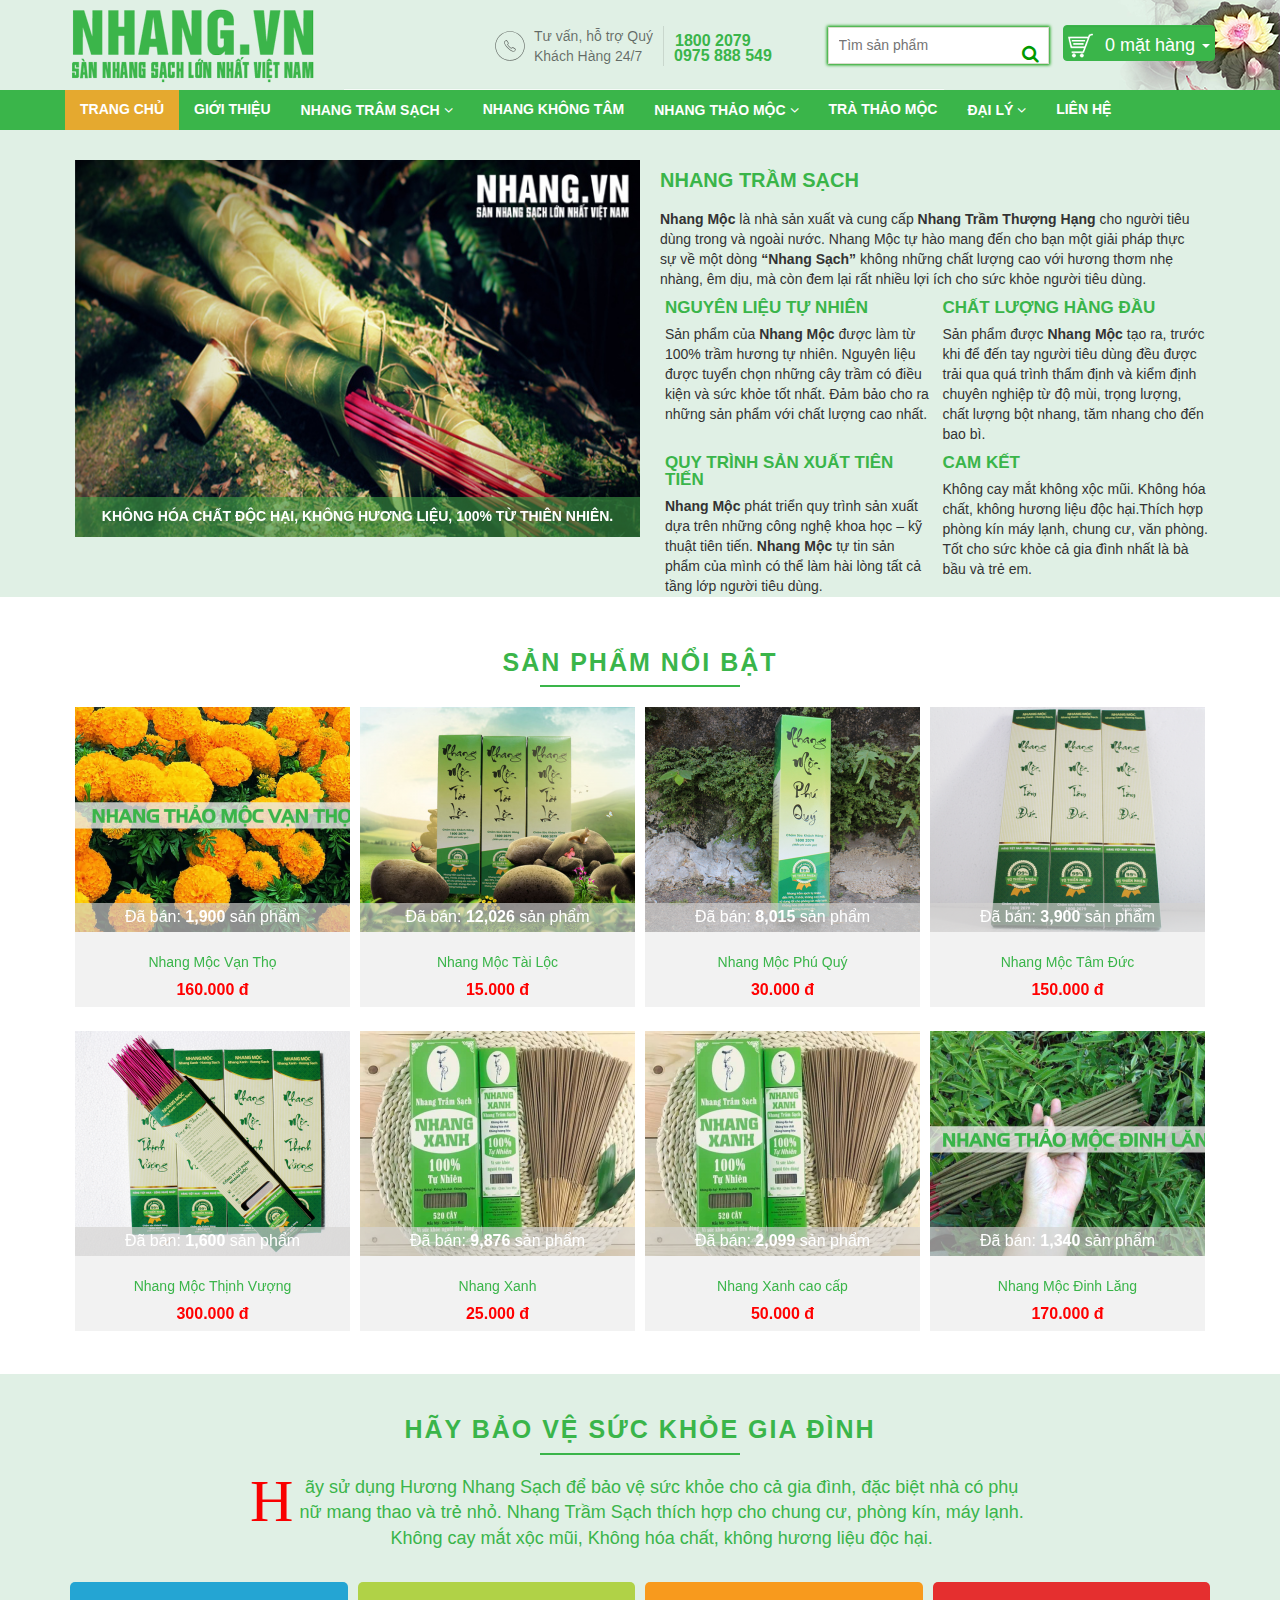
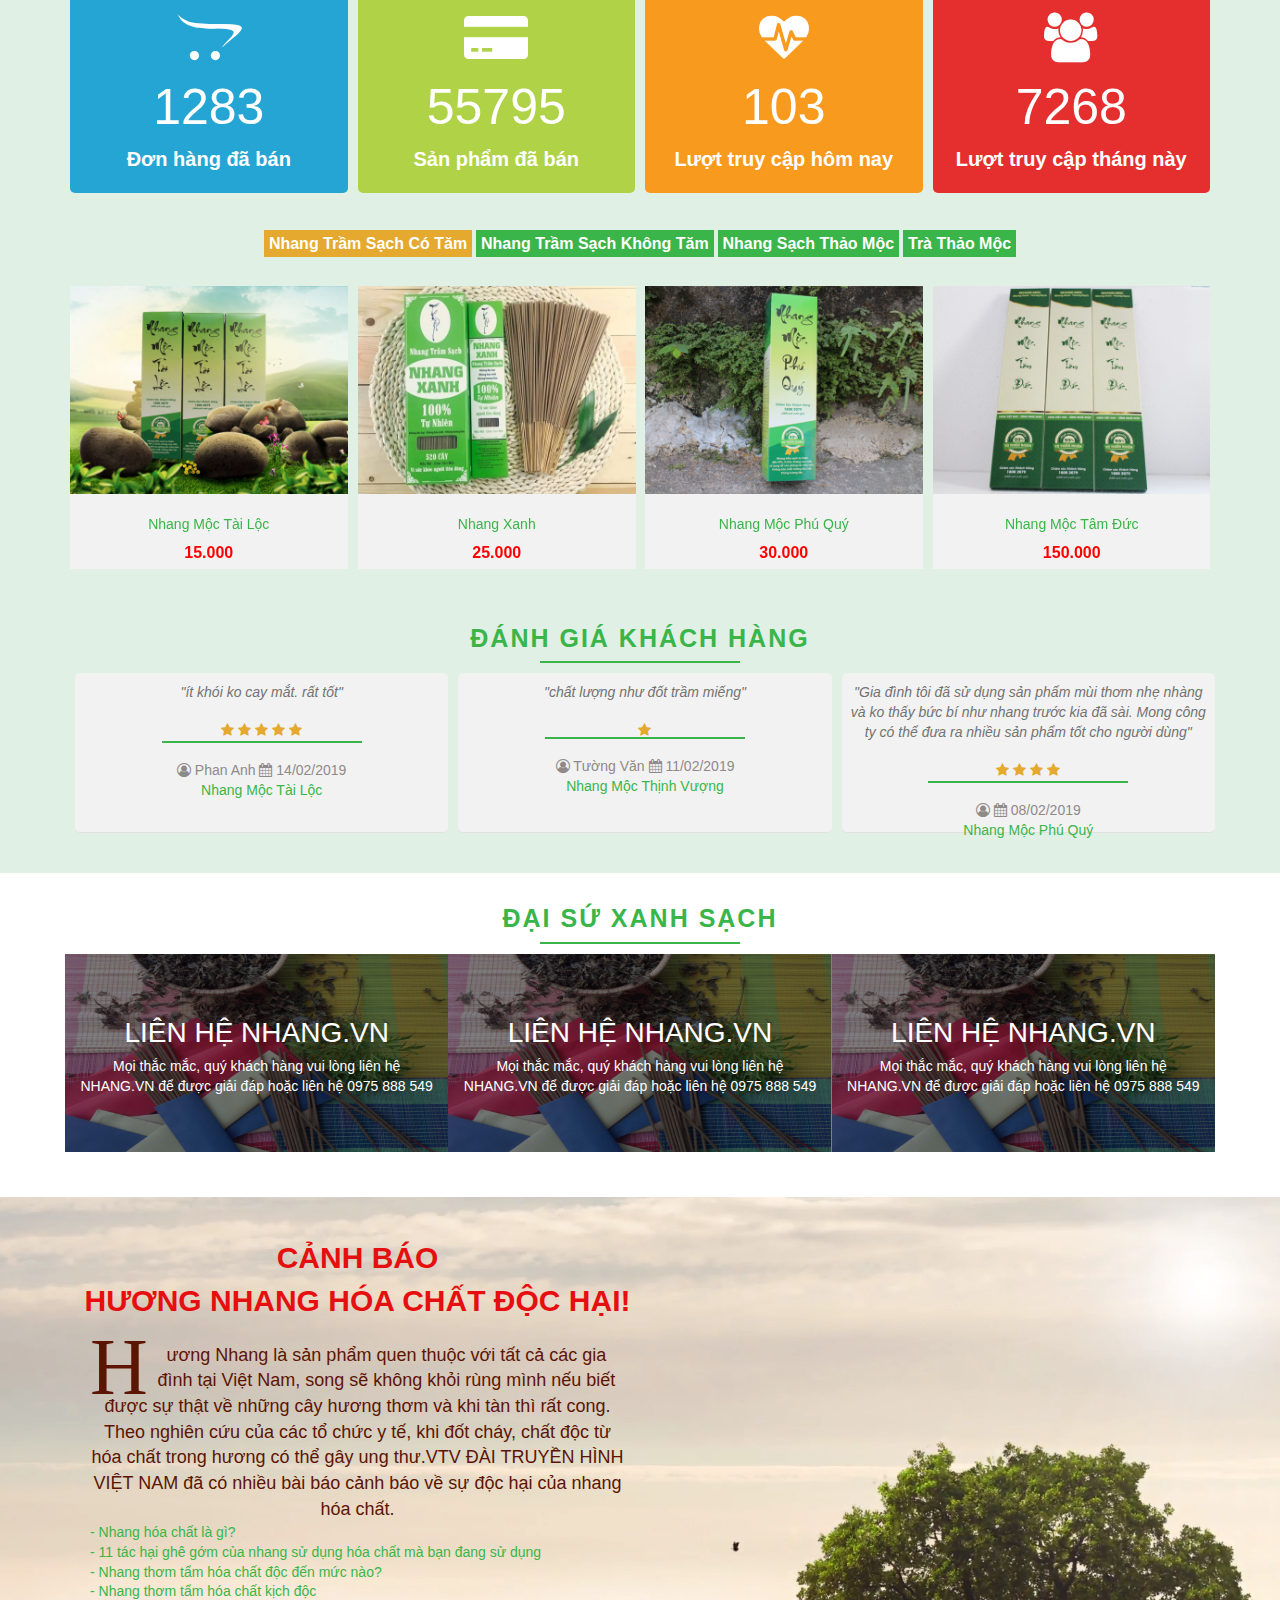
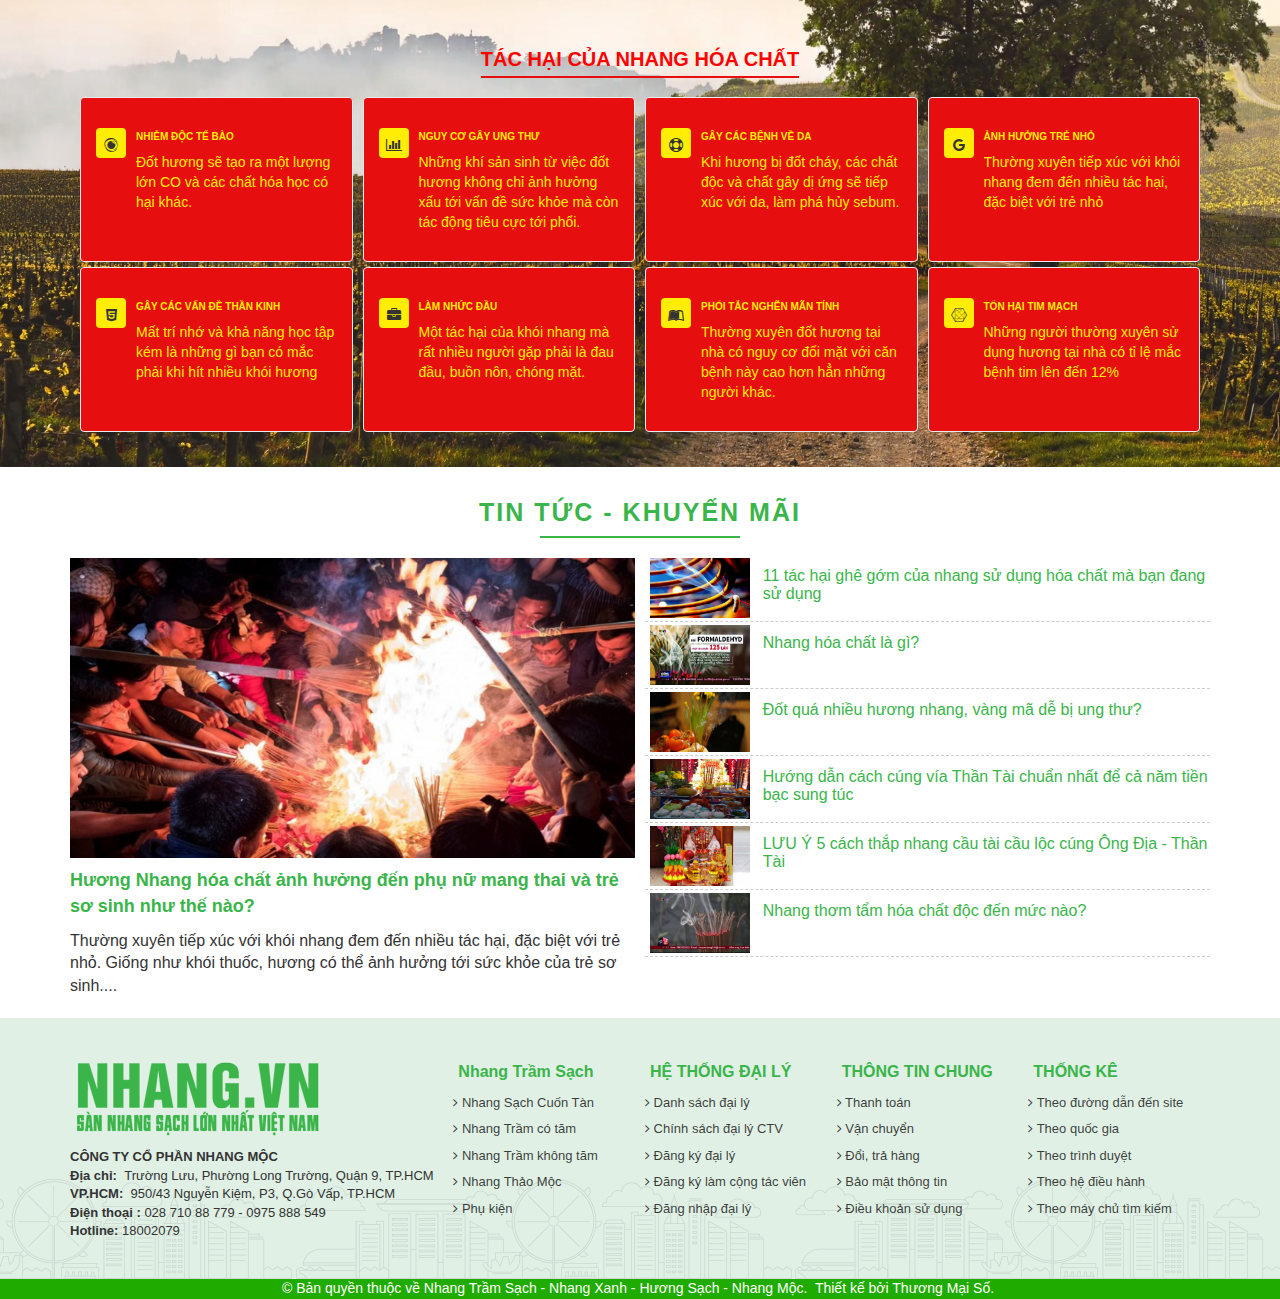
<file: nhang/index.html>
<!DOCTYPE html PUBLIC "-//W3C//DTD XHTML 1.0 Transitional//EN" "http://www.w3.org/TR/xhtml1/DTD/xhtml1-transitional.dtd">
<html xmlns="http://www.w3.org/1999/xhtml">
<head>
<meta http-equiv="Content-Type" content="text/html; charset=utf-8" />
<meta name="viewport" content="width=device-width, initial-scale=1" />
<title>Untitled Document</title>
<link rel="StyleSheet" href="font-awesome-4.7.0/css/font-awesome.min.css" />
    <link rel="StyleSheet" href="bootstrap/css/bootstrap.min.css" />
    <link rel="StyleSheet" href="header.css" />
    <link rel="StyleSheet" href="style.css" />
    <link rel="StyleSheet" href="reponsive.css" />
    <link rel="StyleSheet" href="menu.css" />
    <link rel="StyleSheet" href="row.css" />
    <link rel="StyleSheet" href="search.css" />
	<link rel="StyleSheet" href="rowmenu.css" />
	<link rel="StyleSheet" href="OwlCarousel2-2.2.1/dist/assets/owl.carousel.min.css" />
	<link rel="StyleSheet" href="OwlCarousel2-2.2.1/dist/assets/owl.theme.default.css" />
	<script type="text/javascript" src="jquery.min.js"></script>
	<script type="text/javascript" src="OwlCarousel2-2.2.1/dist/owl.carousel.min.js"></script>
</head>
<body>
<div class="wsmenu">
	<div class="wsheader" id="an">
    	<div class="wraper">
        <header>
        	<div class="container">
            <div class="row">
            	<div id="head">
                <div class="logo">
                <a title="Nhang Trầm Sạch - Nhang Xanh - Hương Sạch - Nhang Mộc" href="/"><img src="hinhanh/logo.png" width="253" height="80" alt="Nhang Trầm Sạch - Nhang Xanh - Hương Sạch - Nhang Mộc"></a>
                </div>	
                <div class="row_hotline">
						<div class="row_hotline_text">Tư vấn, hỗ trợ Quý Khách Hàng 24/7</div>
						<div class="row_hotline_tel1"><a href="tel:18002079">1800 2079</a></div>
						<div class="row_hotline_tel2"><a href="tel:0975888549">0975 888 549</a></div>
				</div>
                <div class="row_book">
                <div class="giohang">
                		<div class="block clearfix">
                          <div class="block_cart clearfix" id="cart_shops">
							  <div class="giohang_ul">
								  <a href=""><div class="icongiohang"></div> <div class="title_giohang">0 mặt hàng <span class="caret"></span></div></a>
								  <div class="giohang_ul_content">
									  <ul>
									  </ul>
									  <div class="clearfix"></div>
									  <div class="well" style="margin-top:10px; margin-bottom:10px;">
										  <p>
											  <strong>Giỏ hàng :</strong>
											  <span>0</span>
											  mặt hàng
										  </p>
										  <p>
											  <strong>Tổng : </strong>
											  <span class="money">0</span> VND
										  </p>
									  </div>
									  <div class="clearfix" style="margin-top:10px; margin-bottom:10px;">
										  <a title="Xem chi tiết" class="btn btn-success btn-sm form-control" href="/shops/cart.html" id="submit_send">Xem chi tiết</a>
									  </div>
								  </div>
							  </div>
                          </div>
                        </div>
                </div>
                <div class="row_top">
					<form id="box-search" class="clearfix" action="/" method="get" role="search" onsubmit="return onsubmitsearch1('');">
    					<div class="search-input">
        					<div class="searchbox">
            					<input type="text" id="keyword1" class="input-search" name="keyword" value="" placeholder="Tìm sản phẩm" autocomplete="off"><ul class="dropdown-menu template scrollable-menu" role="menu"></ul>
            					<button type="submit"><i class="fa fa-search" aria-hidden="true"></i></button>
        					</div>
        					<div id="search_autocomplete" class="search-autocomplete"></div>
    					</div>
						<div class="clearfix"></div>
					</form>
				</div>
                </div>
            </div>
            </div>
			</div>
      </header>
      </div>
	</div>
	<div class="main">
    <div class="container">
		<div class="row">
		<ul>
			<li><div class="active"><a href="" class="menu-thuong">TRANG CHỦ</a></div></li>
			<li><a href="" class="menu-thuong">GIỚI THIỆU</a>
			</li>
			<li><a href="" class="menu-xuong">NHANG TRÂM SẠCH <span class="wsmenu-click"><i class="wsmenu-arrow fa fa-angle-down"></i></span></a>
				<ul>
					<div class="wsmegamenu">
						<div class="wraper_menu_mega">
							<div class="owl-carousel owl-theme tms_menu_site owl-loaded owl-drag">
								<div class="owl-stage-outer"><div class="owl-stage" style="transform: translate3d(0px, 0px, 0px); transition: all 0s ease 0s; width: 992px;"><div class="owl-item active" style="width: 188.333px; margin-right: 10px;"><div class="item">
									<a href="" title="Nhang Xanh"><img src="hinhanh/nhang-xanh-30cm-chan-tam-do-001-500x500.jpg" alt="Nhang Xanh"></a>
									<a href="">Nhang Xanh</a>
									<div class="a">Giá từ: 25.000đ</div>
								</div></div><div class="owl-item active" style="width: 188.333px; margin-right: 10px;"><div class="item">
									<a href="" title="Nhang Mộc Tài Lộc"><img src="hinhanh/nhang_moc_tai_loc_600x600_2.jpg" alt="Nhang Mộc Tài Lộc"></a>
									<a href="">Nhang Mộc Tài Lộc</a>
									<div class="a">Giá từ: 15.000đ</div>
								</div></div><div class="owl-item active" style="width: 188.333px; margin-right: 10px;"><div class="item">
									<a href="" title="Nhang Mộc Phú Quý"><img src="hinhanh/phu_quy_600x600_1.jpg" alt="Nhang Mộc Phú Quý"></a>
									<a href="">Nhang Mộc Phú Quý</a>
									<div class="a">Giá từ: 30.000đ</div>
								</div></div><div class="owl-item active" style="width: 188.333px; margin-right: 10px;"><div class="item">
									<a href="" title="Nhang Mộc Tâm Đức"><img src="hinhanh/tam_duc_600x600_1.jpg" alt="Nhang Mộc Tâm Đức"></a>
									<a href="">Nhang Mộc Tâm Đức</a>
									<div class="a">Giá từ: 150.000đ</div>
								</div></div><div class="owl-item active" style="width: 188.333px; margin-right: 10px;"><div class="item">
									<a href="" title="Nhang Mộc Thịnh Vượng"><img src="hinhanh/thinh_vuong_600x600_4.jpg" alt="Nhang Mộc Thịnh Vượng"></a>
									<a href="">Nhang Mộc Thịnh Vượng</a>
									<div class="a">Giá từ: 300.000đ</div>
								</div></div></div></div><div class="owl-nav disabled"><button type="button" role="presentation" class="owl-prev"><span aria-label="Previous">‹</span></button><button type="button" role="presentation" class="owl-next"><span aria-label="Next">›</span></button></div><div class="owl-dots disabled"><button role="button" class="owl-dot active"><span></span></button></div></div>
						</div>
					</div>
				</ul>
			</li>
			<li><a href="" class="menu-thuong">NHANG KHÔNG TÂM</a></li>
			<li><a href="" class="menu-xuong">NHANG THẢO MỘC</i> <span class="wsmenu-click"><i class="wsmenu-arrow fa fa-angle-down"></i></span></a>
				<ul class="sub-menu">
					<li><a href=""><i class="fa fa-angle-right"></i> Nhang Trầm Thảo Mộc</a>
					</li>
					<li><a href=""><i class="fa fa-angle-right"></i> Nhang Đinh Lăng</a>
					</li>
					<li><a href=""><i class="fa fa-angle-right"></i> Nhang Vạn Thọ</a>
					</li>
					<li><a href=""><i class="fa fa-angle-right"></i> Nhang Khuynh Diệp</a>
					</li>
					<li><a href=""><i class="fa fa-angle-right"></i> Nhang Quế Xanh</a>
					</li>
				</ul>
			</li>
			<li><a href="" class="menu-thuong">TRÀ THẢO MỘC</a></li>
			<li><a href="" class="menu-xuong">ĐẠI LÝ <span class="wsmenu-click"><i class="wsmenu-arrow fa fa-angle-down"></i></span></a>
				<ul class="sub-menu">
					<li><a href=""><i class="fa fa-angle-right"> Đăng ký đại lý Nhang Mộc</i></a></li>
					<li><a href=""><i class="fa fa-angle-right"> Đăng ký làm cộng tác viên</i></a></li>
				</ul>
			</li>
			<li><a href="" class="menu-thuong">Liên Hệ</a></li>
		</ul>
		</div>
	</div>
    </div>
	<div class="silder">
		<div class="wraper">
			<div class="container">
				<div class="row">
					<div class="col-lg-12 col-md-12 col-sm-24 col-xs-24">
						<div class="carousel">
							<div class="owl-carousel owl-theme " id="slider_home">
								<div class="hinhanh">
									<a href="" title="Không hóa chất độc hại, không hương liệu, 100% từ thiên nhiên."><img src="hinhanh/nhang-tram-sach_1.jpg" title="Không hóa chất độc hại, không hương liệu, 100% từ thiên nhiên." alt="Không hóa chất độc hại, không hương liệu, 100% từ thiên nhiên."title="Không hóa chất độc hại, không hương liệu, 100% từ thiên nhiên."></a>
									<div id="title_anh">
										<a href="" title="Không hóa chất độc hại, không hương liệu, 100% từ thiên nhiên.">Không hóa chất độc hại, không hương liệu, 100% từ thiên nhiên.</a>
									</div>
								</div>
								<div class="hinhanh">
									<a href="" title="Nhang Trầm Xanh Sạch 100% từ thiên nhiên"><img src="hinhanh/nhang-tram-sach.jpg" title="Nhang Trầm Xanh Sạch 100% từ thiên nhiên" alt="Nhang Trầm Xanh Sạch 100% từ thiên nhiên"title="Nhang Trầm Xanh Sạch 100% từ thiên nhiên"></a>
									<div id="title_anh">
										<a href="" title="Nhang Trầm Xanh Sạch 100% từ thiên nhiên">Nhang Trầm Xanh Sạch 100% từ thiên nhiên</a>
									</div>
								</div>
								<div class="hinhanh">
									<a href="" title="Sử dụng nhang sạch tốt cho cả gia đình"><img src="hinhanh/tho-cung-to-tien.jpg" title="Sử dụng nhang sạch tốt cho cả gia đình" alt="Sử dụng nhang sạch tốt cho cả gia đình"title="Sử dụng nhang sạch tốt cho cả gia đình"></a>
									<div id="title_anh">
										<a href="" title="Sử dụng nhang sạch tốt cho cả gia đình">Sử dụng nhang sạch tốt cho cả gia đình</a>
									</div>
								</div>
								<div class="hinhanh">
									<a href="" title="Cầu Tài Lộc Dùng Nhang Mộc Tài Lộc"><img src="hinhanh/cau-tai-locdung-nhang-tai-loc.jpg" title="Cầu Tài Lộc Dùng Nhang Mộc Tài Lộc" alt="Cầu Tài Lộc Dùng Nhang Mộc Tài Lộc"title="Cầu Tài Lộc Dùng Nhang Mộc Tài Lộc"></a>
									<div id="title_anh">
										<a href="" title="Cầu Tài Lộc Dùng Nhang Mộc Tài Lộc">Cầu Tài Lộc Dùng Nhang Mộc Tài Lộc</a>
									</div>
								</div>
							</div>
						</div>
					</div>
					<div class="col-lg-12 col-md-12 col-sm-24 col-xs-24">
						<div class="silder">
							<h3><a href="" title="Nhang Trầm Sạch">Nhang Trầm Sạch</a></h3>
							<div class="box-border"></div>
							<div class="silder_body"><strong>Nhang Mộc</strong>&nbsp;là nhà sản xuất và cung cấp&nbsp;<strong>Nhang Trầm Thượng Hạng</strong>&nbsp;cho người tiêu dùng trong và ngoài nước. Nhang Mộc tự hào mang đến cho bạn một giải pháp thực sự về một dòng&nbsp;<strong>“Nhang Sạch”</strong>&nbsp;không những chất lượng cao với hương thơm nhẹ nhàng, êm dịu, mà còn đem lại rất nhiều lợi ích cho sức khỏe người tiêu dùng.</div>
							<div class="clear"></div>
							<div class="col-xs-24 col-lg-12 col-md-12 col-sm-12">
								<div class="silder_box">
									<div class="silder_text"><h4>Nguyên liệu tự nhiên</h4>
										Sản phẩm của&nbsp;<strong>Nhang Mộc</strong>&nbsp;được làm từ 100% trầm hương tự nhiên. Nguyên liệu được tuyển chọn những cây trầm có điều kiện và sức khỏe tốt nhất. Đảm bảo cho ra những sản phẩm với chất lượng cao nhất.
									</div>
								</div>
							</div>
							<div class="col-xs-24 col-lg-12 col-md-12 col-sm-12">
								<div class="silder_box">
									<div class="silder_text"><h4>Chất lượng hàng đầu</h4>
										Sản phẩm được&nbsp;<strong>Nhang Mộc</strong>&nbsp;tạo ra, trước khi để đến tay người tiêu dùng đều được trải qua quá trình thẩm định và kiểm định chuyên nghiệp từ độ mùi, trọng lượng, chất lượng bột nhang, tăm nhang cho đến bao bì.
									</div>
								</div>
							</div>
							<div class="col-xs-24 col-lg-12 col-md-12 col-sm-12">
								<div class="silder_box">
									<div class="silder_text"><h4>Quy trình sản xuất tiên tiến</h4>
										<strong>Nhang Mộc</strong>&nbsp;phát triển quy trình sản xuất dựa trên những công nghệ khoa học – kỹ thuật tiên tiến.&nbsp;<strong>Nhang Mộc&nbsp;</strong>tự tin sản phẩm của mình có thể làm hài lòng tất cả tầng lớp người tiêu dùng.
									</div>
								</div>
							</div>
							<div class="col-xs-24 col-lg-12 col-md-12 col-sm-12">
								<div class="silder_box">
									<div class="silder_text"><h4>Cam kết</h4>
										Không cay mắt không xộc mũi. Không hóa chất, không hương liệu độc hại.Thích hợp phòng kín máy lạnh, chung cư, văn phòng. Tốt cho sức khỏe cả gia đình nhất là bà bầu và trẻ em.
									</div>
								</div>
							</div>
						</div>
					</div>
				</div>
			</div>
		</div>
	</div>
	<div class="wraper">
		<div class="container">
			<div class="row">
				<div class="home-main"> Sản phẩm nổi bật </div>
				<div class="home-line"></div>
				<div class="home-body">
					<div class="row">
						<div class="col-lg-6 col-md-6 col-sm-8 col-xs-12">
							<div class="home-sp-item-line">
								<div class="home-sp-item">
									<div class="home-sp-item-img">
										<a href="" title="Nhang Mộc Vạn Thọ">
											<img src="hinhanh/nhang-thao-moc-van-tho.png" title="Nhang Mộc Vạn Thọ" alt="Nhang Mộc Vạn Thọ"></a>
										<div id="title_anh" style="color: #fff;font-size: 16px;padding: 3px;background: #d4d3d2a8;">
											Đã bán:
											<strong>1,900</strong>
											sản phẩm
										</div>
									</div>
									<div class="home-sp-item-title">
										<h3><a href="/nhang-moc-van-tho.html" title="Nhang Mộc Vạn Thọ">Nhang Mộc Vạn Thọ</a></h3>
										<span class="price">
											<span class="money">160.000 đ</span>
										</span>
									</div>
								</div>
							</div>
						</div>
						<div class="col-lg-6 col-md-6 col-sm-8 col-xs-12">
							<div class="home-sp-item-line">
								<div class="home-sp-item">
									<div class="home-sp-item-img">
										<a href="" title="Nhang Mộc Vạn Thọ">
											<img src="hinhanh/nhang-moc-tai-loc.png" title="Nhang Mộc Vạn Thọ" alt="Nhang Mộc Vạn Thọ"></a>
										<div id="title_anh" style="color: #fff;font-size: 16px;padding: 3px;background: #d4d3d2a8;">
											Đã bán:
											<strong>12,026</strong>
											sản phẩm
										</div>
									</div>
									<div class="home-sp-item-title">
										<h3><a href="" title="Nhang Mộc Vạn Thọ">Nhang Mộc Tài Lộc</a></h3>
										<span class="price">
											<span class="money">15.000 đ</span>
										</span>
									</div>
								</div>
							</div>
						</div>
						<div class="col-lg-6 col-md-6 col-sm-8 col-xs-12">
							<div class="home-sp-item-line">
								<div class="home-sp-item">
									<div class="home-sp-item-img">
										<a href="" title="Nhang Mộc Vạn Thọ">
											<img src="hinhanh/nhang-moc-phu-quy.png" title="Nhang Mộc Vạn Thọ" alt="Nhang Mộc Vạn Thọ"></a>
										<div id="title_anh" style="color: #fff;font-size: 16px;padding: 3px;background: #d4d3d2a8;">
											Đã bán:
											<strong>8,015</strong>
											sản phẩm
										</div>
									</div>
									<div class="home-sp-item-title">
										<h3><a href="" title="Nhang Mộc Vạn Thọ">Nhang Mộc Phú Quý</a></h3>
										<span class="price">
											<span class="money">30.000 đ</span>
										</span>
									</div>
								</div>
							</div>
						</div>
						<div class="col-lg-6 col-md-6 col-sm-8 col-xs-12">
							<div class="home-sp-item-line">
								<div class="home-sp-item">
									<div class="home-sp-item-img">
										<a href="" title="Nhang Mộc Vạn Thọ">
											<img src="hinhanh/nhang-moc-tam-duc.png" title="Nhang Mộc Vạn Thọ" alt="Nhang Mộc Vạn Thọ"></a>
										<div id="title_anh" style="color: #fff;font-size: 16px;padding: 3px;background: #d4d3d2a8;">
											Đã bán:
											<strong>3,900</strong>
											sản phẩm
										</div>
									</div>
									<div class="home-sp-item-title">
										<h3><a href="" title="Nhang Mộc Vạn Thọ">Nhang Mộc Tâm Đức</a></h3>
										<span class="price">
											<span class="money">150.000 đ</span>
										</span>
									</div>
								</div>
							</div>
						</div>
						<div class="col-lg-6 col-md-6 col-sm-8 col-xs-12">
							<div class="home-sp-item-line">
								<div class="home-sp-item">
									<div class="home-sp-item-img">
										<a href="" title="Nhang Mộc Vạn Thọ">
											<img src="hinhanh/nhang-moc-thinh-vuong.png" title="Nhang Mộc Vạn Thọ" alt="Nhang Mộc Vạn Thọ"></a>
										<div id="title_anh" style="color: #fff;font-size: 16px;padding: 3px;background: #d4d3d2a8;">
											Đã bán:
											<strong>1,600</strong>
											sản phẩm
										</div>
									</div>
									<div class="home-sp-item-title">
										<h3><a href="" title="Nhang Mộc Vạn Thọ">Nhang Mộc Thịnh Vượng</a></h3>
										<span class="price">
											<span class="money">300.000 đ</span>
										</span>
									</div>
								</div>
							</div>
						</div>
						<div class="col-lg-6 col-md-6 col-sm-8 col-xs-12">
							<div class="home-sp-item-line">
								<div class="home-sp-item">
									<div class="home-sp-item-img">
										<a href="" title="Nhang Mộc Vạn Thọ">
											<img src="hinhanh/nhang-xanh.png" title="Nhang Mộc Vạn Thọ" alt="Nhang Mộc Vạn Thọ"></a>
										<div id="title_anh" style="color: #fff;font-size: 16px;padding: 3px;background: #d4d3d2a8;">
											Đã bán:
											<strong>9,876</strong>
											sản phẩm
										</div>
									</div>
									<div class="home-sp-item-title">
										<h3><a href="" title="Nhang Mộc Vạn Thọ">Nhang Xanh</a></h3>
										<span class="price">
											<span class="money">25.000 đ</span>
										</span>
									</div>
								</div>
							</div>
						</div>
						<div class="col-lg-6 col-md-6 col-sm-8 col-xs-12">
							<div class="home-sp-item-line">
								<div class="home-sp-item">
									<div class="home-sp-item-img">
										<a href="" title="Nhang Mộc Vạn Thọ">
											<img src="hinhanh/nhang-xanh.png" title="Nhang Mộc Vạn Thọ" alt="Nhang Mộc Vạn Thọ"></a>
										<div id="title_anh" style="color: #fff;font-size: 16px;padding: 3px;background: #d4d3d2a8;">
											Đã bán:
											<strong>2,099</strong>
											sản phẩm
										</div>
									</div>
									<div class="home-sp-item-title">
										<h3><a href="" title="Nhang Mộc Vạn Thọ">Nhang Xanh cao cấp</a></h3>
										<span class="price">
											<span class="money">50.000 đ</span>
										</span>
									</div>
								</div>
							</div>
						</div>
						<div class="col-lg-6 col-md-6 col-sm-8 col-xs-12">
							<div class="home-sp-item-line">
								<div class="home-sp-item">
									<div class="home-sp-item-img">
										<a href="" title="Nhang Mộc Vạn Thọ">
											<img src="hinhanh/nhang-thao-moc-dinh-lang.png" title="Nhang Mộc Vạn Thọ" alt="Nhang Mộc Vạn Thọ"></a>
										<div id="title_anh" style="color: #fff;font-size: 16px;padding: 3px;background: #d4d3d2a8;">
											Đã bán:
											<strong>1,340</strong>
											sản phẩm
										</div>
									</div>
									<div class="home-sp-item-title">
										<h3><a href="" title="Nhang Mộc Vạn Thọ">Nhang Mộc Đinh Lăng</a></h3>
										<span class="price">
											<span class="money">170.000 đ</span>
										</span>
									</div>
								</div>
							</div>
						</div>
					</div>
				</div>
			</div>
		</div>
	</div>
	<div class="page_2">
		<div class="wraper">
			<div class="container">
				<div class="home-main">HÃY BẢO VỆ SỨC KHỎE GIA ĐÌNH</div>
				<div class="home-line"></div>
				<div class="home-text">
						Hãy sử dụng Hương Nhang Sạch để bảo vệ sức khỏe cho cả gia đình, đặc biệt nhà có phụ nữ mang thao và trẻ nhỏ.  Nhang Trầm Sạch thích hợp cho chung cư, phòng kín, máy lạnh.  Không cay mắt xộc mũi, Không hóa chất, không hương liệu độc hại.
				</div>
				<div class="row text-center">
					<div class="col-lg-6 col-md-6 col-sm-12 col-xs-12">
						<div class="khung" style="background:#24a5d3">
							<i class="fa fa-opencart"></i>
							<h2 class="number">1283</h2>
							<div class="text">
								<strong>Đơn hàng đã bán</strong>
							</div>
						</div>
					</div>
					<div class="col-lg-6 col-md-6 col-sm-12 col-xs-12">
						<div class="khung" style="background:#b0d247">
							<i class="fa fa-credit-card-alt"></i>
							<h2 class="number">55795</h2>
							<div class="text">
								<strong>Sản phẩm đã bán</strong>
							</div>
						</div>
					</div>
					<div class="col-lg-6 col-md-6 col-sm-12 col-xs-12">
						<div class="khung" style="background:#F89A1D">
							<i class="fa fa-heartbeat"></i>
							<h2 class="number">103</h2>
							<div class="text">
								<strong>Lượt truy cập hôm nay</strong>
							</div>
						</div>
					</div>
					<div class="col-lg-6 col-md-6 col-sm-12 col-xs-12">
						<div class="khung" style="background:#E52F2F">
							<i class="fa fa-users"></i>
							<h2 class="number">7268</h2>
							<div class="text">
								<strong>Lượt truy cập tháng này</strong>
							</div>
						</div>
					</div>
				</div>
				<div class="slide-2">
					<ul class="title-slide-2">
						<li class="active" ><a>Nhang Trầm Sạch Có Tăm</a></li>
						<li  ><a>Nhang Trầm Sạch Không Tăm</a></li>
						<li  ><a>Nhang Sạch Thảo Mộc</a></li>
						<li  ><a>Trà Thảo Mộc</a></li>
					</ul>
				</div>
				<div class="carousel"id="noibat_hot">
					<div class="owl-carousel owl-theme " id="noibat5575" >
						<div class="home_sp_item_line">
							<div class="home_sp_item ">
								<div class="home_sp_item_img">
									<a href="/nhang-moc-tai-loc.html" title="Nhang Mộc Tài Lộc"><img src="hinhanh/nhang-moc-tai-loc.png" title="Nhang Mộc Tài Lộc" alt="Nhang Mộc Tài Lộc"></a>
								</div>
								<div class="home_sp_item_title">
									<h3><a href="/nhang-moc-tai-loc.html" title="Nhang Mộc Tài Lộc">Nhang Mộc Tài Lộc</a></h3>
									<span class="price">
					<span class="money">15.000 </span>
				</span>
								</div>
							</div>
						</div>
						<div class="home_sp_item_line">
							<div class="home_sp_item ">
								<div class="home_sp_item_img">
									<a href="/nhang-xanh.html" title="Nhang Xanh"><img src="hinhanh/nhang-xanh.png" title="Nhang Xanh" alt="Nhang Xanh"></a>
								</div>
								<div class="home_sp_item_title">
									<h3><a href="/nhang-xanh.html" title="Nhang Xanh">Nhang Xanh</a></h3>
									<span class="price">
					<span class="money">25.000 </span>
				</span>
								</div>
							</div>
						</div>
						<div class="home_sp_item_line">
							<div class="home_sp_item ">
								<div class="home_sp_item_img">
									<a href="/nhang-moc-phu-quy.html" title="Nhang Mộc Phú Quý"><img src="hinhanh/nhang-moc-phu-quy.png" title="Nhang Mộc Phú Quý" alt="Nhang Mộc Phú Quý"></a>
								</div>
								<div class="home_sp_item_title">
									<h3><a href="/nhang-moc-phu-quy.html" title="Nhang Mộc Phú Quý">Nhang Mộc Phú Quý</a></h3>
									<span class="price">
					<span class="money">30.000 </span>
				</span>
								</div>
							</div>
						</div>
						<div class="home_sp_item_line">
							<div class="home_sp_item ">
								<div class="home_sp_item_img">
									<a href="/nhang-moc-tam-duc.html" title="Nhang Mộc Tâm Đức"><img src="hinhanh/nhang-moc-tam-duc.png" title="Nhang Mộc Tâm Đức" alt="Nhang Mộc Tâm Đức"></a>
								</div>
								<div class="home_sp_item_title">
									<h3><a href="/nhang-moc-tam-duc.html" title="Nhang Mộc Tâm Đức">Nhang Mộc Tâm Đức</a></h3>
									<span class="price">
					<span class="money">150.000 </span>
				</span>
								</div>
							</div>
						</div>
						<div class="home_sp_item_line">
							<div class="home_sp_item ">
								<div class="home_sp_item_img">
									<a href="/nhang-xanh-cao-cap.html" title="Nhang Xanh cao cấp"><img src="hinhanh/nhang-xanh.png" title="Nhang Xanh cao cấp" alt="Nhang Xanh cao cấp"></a>
								</div>
								<div class="home_sp_item_title">
									<h3><a href="/nhang-xanh-cao-cap.html" title="Nhang Xanh cao cấp">Nhang Xanh cao cấp</a></h3>
									<span class="price">
					<span class="money">50.000 </span>
				</span>
								</div>
							</div>
						</div>
						<div class="home_sp_item_line">
							<div class="home_sp_item ">
								<div class="home_sp_item_img">
									<a href="/nhang-moc-thinh-vuong.html" title="Nhang Mộc Thịnh Vượng"><img src="hinhanh/nhang-moc-thinh-vuong.png" title="Nhang Mộc Thịnh Vượng" alt="Nhang Mộc Thịnh Vượng"></a>
								</div>
								<div class="home_sp_item_title">
									<h3><a href="/nhang-moc-thinh-vuong.html" title="Nhang Mộc Thịnh Vượng">Nhang Mộc Thịnh Vượng</a></h3>
									<span class="price">
					<span class="money">300.000 </span>
				</span>
								</div>
							</div>
						</div>
					</div>
				</div>
				<div class="home-main">ĐÁNH GIÁ KHÁCH HÀNG</div>
				<div class="home-line"></div>
				<div class="container">
					<div class="row">
						<div class="col-lg-8 col-md-8 col-sm-12 col-xs-12">
					<div class="danhgiakhachhang">
						<em class="help-block">
							"ít khói ko cay mắt. rất tốt"
						</em>
						<i class="fa fa-star startms"></i>
						<i class="fa fa-star startms"></i>
						<i class="fa fa-star startms"></i>
						<i class="fa fa-star startms"></i>
						<i class="fa fa-star startms"></i>
						<div class="danhgia-home-line"></div>
						<i class="fa fa-user-circle-o"></i>
						Phan Anh
						<i class="fa fa-calendar"></i>
						14/02/2019
						<br><a href="" title="Nhang Mộc Tài Lộc">Nhang Mộc Tài Lộc</a>
					</div>
					</div>
						<div class="col-lg-8 col-md-8 col-sm-12 col-xs-12">
							<div class="danhgiakhachhang">
								<em class="help-block">
									"chất lượng như đốt trầm miếng"
								</em>
								<i class="fa fa-star startms"></i>
								<div class="danhgia-home-line"></div>
								<i class="fa fa-user-circle-o"></i>
								Tường Văn
								<i class="fa fa-calendar"></i>
								11/02/2019
								<br><a href="" title="Nhang Mộc Tài Lộc">Nhang Mộc Thịnh Vượng</a>
							</div>
						</div>
						<div class="col-lg-8 col-md-8 col-sm-12 col-xs-12">
							<div class="danhgiakhachhang">
								<em class="help-block">
									"Gia đình tôi đã sử dụng sản phẩm mùi thơm nhẹ nhàng và ko thấy bức bí như nhang trước kia đã sài. Mong công ty có thể đưa ra nhiều sản phẩm tốt cho người dùng"
								</em>
								<i class="fa fa-star startms"></i>
								<i class="fa fa-star startms"></i>
								<i class="fa fa-star startms"></i>
								<i class="fa fa-star startms"></i>
								<div class="danhgia-home-line"></div>
								<i class="fa fa-user-circle-o"></i>
								<Quang></Quang>
								<i class="fa fa-calendar"></i>
								08/02/2019
								<br><a href="" title="Nhang Mộc Tài Lộc">Nhang Mộc Phú Quý</a>
							</div>
						</div>
					</div>
				</div>
			</div>
		</div>
	</div>
	<div class="hot">
		<div class="wraper">
			<div class="container">
				<div class="home-main">
					ĐẠI SỨ XANH SẠCH
				</div>
				<div class="home-line"></div>
				<div class="row">
					<div class="col-lg-8 col-md-8 col-sm-12 col-xs-12">
						<div class="hovai-box-image-3">
							<img src="hinhanh/tram-thao-moc-800x600_5.png"title="LIÊN HỆ NHANG.VN"alt="LIÊN HỆ NHANG.VN">
						</div>
						<div class="hovai-box-details-3">
							<div class="tabel">
								<div class="tabel-cell">
									<h3>LIÊN HỆ NHANG.VN</h3>
									<p>Mọi thắc mắc, quý khách hàng vui lòng liên hệ NHANG.VN để được giải đáp hoặc liên hệ 0975 888 549</p>
								</div>
							</div>
						</div>
					</div>
					<div class="col-lg-8 col-md-8 col-sm-12 col-xs-12">
						<div class="hovai-box-image-3">
							<img src="hinhanh/tram-thao-moc-800x600_5.png"title="LIÊN HỆ NHANG.VN"alt="LIÊN HỆ NHANG.VN">
						</div>
						<div class="hovai-box-details-3">
							<div class="tabel">
								<div class="tabel-cell">
									<h3>LIÊN HỆ NHANG.VN</h3>
									<p>Mọi thắc mắc, quý khách hàng vui lòng liên hệ NHANG.VN để được giải đáp hoặc liên hệ 0975 888 549</p>
								</div>
							</div>
						</div>
					</div>
					<div class="col-lg-8 col-md-8 col-sm-12 col-xs-12">
						<div class="hovai-box-image-3">
							<img src="hinhanh/tram-thao-moc-800x600_5.png"title="LIÊN HỆ NHANG.VN"alt="LIÊN HỆ NHANG.VN">
						</div>
						<div class="hovai-box-details-3">
							<div class="tabel">
								<div class="tabel-cell">
									<h3>LIÊN HỆ NHANG.VN</h3>
									<p>Mọi thắc mắc, quý khách hàng vui lòng liên hệ NHANG.VN để được giải đáp hoặc liên hệ 0975 888 549</p>
								</div>
							</div>
						</div>
					</div>
				</div>
			</div>
		</div>
	</div>
	<div id="nhanghoachat">
		<div class="video-container">
		<video loop="" muted="" autoplay="" poster="hinhanh/nhang.vn.png" class="fullscreen-bg__video">
			<source src="video/nhang.vn.mp4" type="video/mp4">
		</video>
		<div class="container">
			<div class="canhbao">
			 	<div class="row">
				<div class="col-lg-12 col-md-12 col-sm-24 col-xs-24">
						<div class="canhbao_title">Cảnh báo <br>Hương Nhang hóa chất độc hại!</div>
						<div class="canhbao_text">Hương Nhang là sản phẩm quen thuộc với tất cả các gia đình tại Việt Nam, song sẽ không khỏi rùng mình nếu biết được sự thật về những cây hương thơm và khi tàn thì rất cong. Theo nghiên cứu của các tổ chức y tế, khi đốt cháy, chất độc từ hóa chất trong hương có thể gây ung thư.VTV ĐÀI TRUYỀN HÌNH VIỆT NAM đã có nhiều bài báo cảnh báo về sự độc hại của nhang hóa chất.
							<br>
							<div style="float:left; text-align:left; font-size:14px;">
								<a href="" title="Nhang hóa chất là gì?">- Nhang hóa chất là gì?</a><br>
								<a href="" title="11 tác hại ghê gớm của nhang sử dụng hóa chất mà bạn đang sử dụng">- 11 tác hại ghê gớm của nhang sử dụng hóa chất mà bạn đang sử dụng</a><br>
								<a href="" title="Nhang thơm tẩm hóa chất độc đến mức nào?">- Nhang thơm tẩm hóa chất độc đến mức nào?</a><br>
								<a href="" title="Nhang thơm tẩm hóa chất kịch độc">- Nhang thơm tẩm hóa chất kịch độc</a> <br>
							</div>
						</div>
				</div>
					<div class="col-lg-12 col-md-12 col-sm-24 col-xs-24">
						<div class="embed-responsive embed-responsive-16by9"><iframe src="https://www.youtube.com/embed/s4EHYPea_EY" allowfullscreen=""></iframe></div>
					</div>
				</div>
				<div class="canhbao_list"><h3>TÁC HẠI CỦA NHANG HÓA CHẤT</h3></div>
				<div class="row">
					<div class="col-md-6 col-sm-8">
						<div class="biz-core-single">
							<div class="icon icolor-1">
								<i class="fa fa-eercast"></i>
							</div>
							<div class="biz-core-text">
								<h6>Nhiễm độc tế bào</h6>
								<p>Đốt hương sẽ tạo ra một lượng lớn CO và các chất hóa học có hại khác. </p>
							</div>
						</div>
					</div>
					<div class="col-md-6 col-sm-8">
						<div class="biz-core-single">
							<div class="icon icolor-1">
								<i class="fa fa-bar-chart-o"></i>
							</div>
							<div class="biz-core-text">
								<h6>NGUY CƠ GÂY UNG THƯ</h6>
								<p>Những khí sản sinh từ việc đốt hương không chỉ ảnh hưởng xấu tới vấn đề sức khỏe mà còn tác động tiêu cực tới phổi. </p>
							</div>
						</div>
					</div>
					<div class="col-md-6 col-sm-8">
						<div class="biz-core-single">
							<div class="icon icolor-1">
								<i class="fa fa-life-saver"></i>
							</div>
							<div class="biz-core-text">
								<h6>GÂY CÁC BỆNH VỀ DA</h6>
								<p>Khi hương bị đốt cháy, các chất độc và chất gây dị ứng sẽ tiếp xúc với da, làm phá hủy sebum.</p>
							</div>
						</div>
					</div>
					<div class="col-md-6 col-sm-8">
						<div class="biz-core-single">
							<div class="icon icolor-1">
								<i class="fa fa-google"></i>
							</div>
							<div class="biz-core-text">
								<h6>ẢNH HƯỞNG TRẺ NHỎ</h6>
								<p>Thường xuyên tiếp xúc với khói nhang đem đến nhiều tác hại, đặc biệt với trẻ nhỏ </p>
							</div>
						</div>
					</div>
					<div class="col-md-6 col-sm-8">
						<div class="biz-core-single">
							<div class="icon icolor-1">
								<i class="fa fa-html5"></i>
							</div>
							<div class="biz-core-text">
								<h6>GÂY CÁC VẤN ĐỀ THẦN KINH</h6>
								<p>Mất trí nhớ và khả năng học tập kém là những gì bạn có mắc phải khi hít nhiều khói hương</p>
							</div>
						</div>
					</div>
					<div class="col-md-6 col-sm-8">
						<div class="biz-core-single">
							<div class="icon icolor-1">
								<i class="fa fa-briefcase"></i>
							</div>
							<div class="biz-core-text">
								<h6>LÀM NHỨC ĐẦU</h6>
								<p>Một tác hại của khói nhang mà rất nhiều người gặp phải là đau đầu, buồn nôn, chóng mặt.</p>
							</div>
						</div>
					</div>
					<div class="col-md-6 col-sm-8">
						<div class="biz-core-single">
							<div class="icon icolor-1">
								<i class="fa fa-leanpub"></i>
							</div>
							<div class="biz-core-text">
								<h6>PHỔI TẮC NGHẼN MÃN TÍNH</h6>
								<p>Thường xuyên đốt hương tại nhà có nguy cơ đối mặt với căn bệnh này cao hơn hẳn những người khác.</p>
							</div>
						</div>
					</div>
					<div class="col-md-6 col-sm-8">
						<div class="biz-core-single">
							<div class="icon icolor-1">
								<i class="fa fa-connectdevelop"></i>
							</div>
							<div class="biz-core-text">
								<h6>TỔN HẠI TIM MẠCH</h6>
								<p>Những người thường xuyên sử dụng hương tại nhà có tỉ lệ mắc bệnh tim lên đến 12%</p>
							</div>
						</div>
					</div>
				</div>
			</div>
		</div>
	</div>
	</div>
	<div class="wraper">
		<div class="container">
			<div class="home-main">
				Tin tức - Khuyến mãi
			</div>
			<div class="home-line"></div>
		</div>
		<div class="home-body">
			<div class="wraper">
				<div class="container">
					<div class="row">
						<div class="col-lg-12 col-md-12 col-sm-12 col-xs-24 tms_bg_news">
							<div class="camnang_img">
								<a title="Hương Nhang hóa chất ảnh hưởng đến phụ nữ mang thai và trẻ sơ sinh như thế nào?" href=""><img src="hinhanh/dot-huong-vang-ma-1547100.jpg"></a>
							</div>
							<div class="camnang_title"><a href="">Hương Nhang hóa chất ảnh hưởng đến phụ nữ mang thai và trẻ sơ sinh như thế nào?</a></div>
							<div class="hometext">Thường xuyên tiếp xúc với khói nhang đem đến nhiều tác hại, đặc biệt với trẻ nhỏ. Giống như khói thuốc, hương có thể ảnh hưởng tới sức khỏe của trẻ sơ sinh....</div>
						</div>
						<div class="col-lg-12 col-md-12 col-sm-12 col-xs-24">
							<ul class="related">
								<li>
									<div class="col-lg-5 col-md-5 col-sm-12 col-xs-24">
										<img src="hinhanh/k1-1502641457036.jpg" style="width:100px; height:60px; margin-right:10px;">
									</div>
									<a class="show h4" href="" style="font-size:16px">11 tác hại ghê gớm của nhang sử dụng hóa chất mà bạn đang sử dụng</a>
								</li>
								<li>
									<div class="col-lg-5 col-md-5 col-sm-12 col-xs-24">
									<img src="hinhanh/nhang-hoa-chat-doc-hai.jpg" style="width:100px; height:60px; margin-right:10px;">
									</div>
									<a class="show h4" href="" style="font-size:16px">Nhang hóa chất là gì?</a>
								</li>
								<li>
									<div class="col-lg-5 col-md-5 col-sm-12 col-xs-24">
									<img src="hinhanh/thap-huong-chay-khong-het-la-diem-gi.jpg" style="width:100px; height:60px; margin-right:10px;">
									</div>
									<a class="show h4" href="" style="font-size:16px">Đốt quá nhiều hương nhang, vàng mã dễ bị ung thư?</a>
								</li>
								<li>
									<div class="col-lg-5 col-md-5 col-sm-12 col-xs-24">
									<img src="hinhanh/1424914604-t-1-1424855324437.jpg" style="width:100px; height:60px; margin-right:10px;">
									</div>
									<a class="show h4" href="" style="font-size:16px">Hướng dẫn cách cúng vía Thần Tài chuẩn nhất để cả năm tiền bạc sung túc</a>
								</li>
								<li><div class="col-lg-5 col-md-5 col-sm-12 col-xs-24">
									<img src="hinhanh/ban-tho-than-tai.jpg" style="width:100px; height:60px; margin-right:10px;"></div>
									<a class="show h4" href="" style="font-size:16px">LƯU Ý 5 cách thắp nhang cầu tài cầu lộc cúng Ông Địa - Thần Tài</a>
								</li>
								<li><div class="col-lg-5 col-md-5 col-sm-12 col-xs-24">
									<img src="hinhanh/tac-hai-cua-huong-nhang-hoa-chat.jpg" style="width:100px; height:60px; margin-right:10px;"></div>
									<a class="show h4" href="" style="font-size:16px">Nhang thơm tẩm hóa chất độc đến mức nào?</a>
								</li>
							</ul>
						</div>
					</div>
				</div>
			</div>
		</div>
	</div>
	<div class="footer">
		<div class="wraper">
			<div class="container">
				<div class="row">
					<div class="clearfix" style="margin-top:20px;"></div>
					<div class="col-xs-24 col-sm-12 col-md-8">
						<div class="box_footer"> <a title="Nhang Trầm Sạch - Nhang Xanh - Hương Sạch - Nhang Mộc" href="/"><img src="hinhanh/logo.png" alt="Nhang Trầm Sạch - Nhang Xanh - Hương Sạch - Nhang Mộc"></a></div>
						<strong>CÔNG TY CỔ PHẦN NHANG MỘC</strong><br><strong>Địa chỉ:&nbsp;</strong>&nbsp;Trường Lưu, Phường Long Trường, Quận 9, TP.HCM<br><strong>VP.HCM:&nbsp;</strong>&nbsp;950/43 Nguyễn Kiệm, P3, Q.Gò Vấp, TP.HCM<br><strong>Điện thoại :</strong>&nbsp;028 710 88 779 -&nbsp;0975 888 549<br><strong>Hotline:</strong> 18002079&nbsp;<br>&nbsp;
					</div>
					<div class="col-xs-24 col-sm-12 col-md-4">
						<h4 class="footer-1"><a href="">Nhang Trầm Sạch</a></h4>
						<div class="page-footer">
							<ul>
								<li>
									<a title="Nhang Sạch Cuốn Tàn" href=""><i class="fa fa-angle-right"></i> Nhang Sạch Cuốn Tàn</a>
								</li>
								<li>
									<a title="Nhang Trầm có tăm" href=""><i class="fa fa-angle-right"></i> Nhang Trầm có tăm</a>
								</li>
								<li>
									<a title="Nhang Trầm không tăm" href=""><i class="fa fa-angle-right"></i> Nhang Trầm không tăm</a>
								</li>
								<li>
									<a title="Nhang Thảo Mộc" href=""><i class="fa fa-angle-right"></i> Nhang Thảo Mộc</a>
								</li>
								<li>
									<a title="Phụ kiện" href=""><i class="fa fa-angle-right"></i> Phụ kiện</a>
								</li>
							</ul>
						</div>
					</div>
					<div class="col-xs-24 col-sm-12 col-md-4">
						<h4 class="footer-1"><a href="">HỆ THỐNG ĐẠI LÝ</a></h4>
						<div class="page-footer">
							<ul>
								<li>
									<a title="Nhang Sạch Cuốn Tàn" href=""><i class="fa fa-angle-right"></i> Danh sách đại lý</a>
								</li>
								<li>
									<a title="Nhang Trầm có tăm" href=""><i class="fa fa-angle-right"></i> Chính sách đại lý CTV</a>
								</li>
								<li>
									<a title="Nhang Trầm không tăm" href=""><i class="fa fa-angle-right"></i> Đăng ký đại lý</a>
								</li>
								<li>
									<a title="Nhang Thảo Mộc" href=""><i class="fa fa-angle-right"></i> Đăng ký làm cộng tác viên</a>
								</li>
								<li>
									<a title="Phụ kiện" href=""><i class="fa fa-angle-right"></i> Đăng nhập đại lý</a>
								</li>
							</ul>
						</div>
					</div>
					<div class="col-xs-24 col-sm-12 col-md-4">
						<h4 class="footer-1"><a href="">THÔNG TIN CHUNG</a></h4>
						<div class="page-footer">
							<ul>
								<li>
									<a title="Nhang Sạch Cuốn Tàn" href=""><i class="fa fa-angle-right"></i> Thanh toán</a>
								</li>
								<li>
									<a title="Nhang Trầm có tăm" href=""><i class="fa fa-angle-right"></i> Vận chuyển</a>
								</li>
								<li>
									<a title="Nhang Trầm không tăm" href=""><i class="fa fa-angle-right"></i> Đổi, trả hàng</a>
								</li>
								<li>
									<a title="Nhang Thảo Mộc" href=""><i class="fa fa-angle-right"></i> Bảo mật thông tin</a>
								</li>
								<li>
									<a title="Phụ kiện" href=""><i class="fa fa-angle-right"></i> Điều khoản sử dụng</a>
								</li>
							</ul>
						</div>
					</div>
					<div class="col-xs-24 col-sm-12 col-md-4">
						<h4 class="footer-1"><a href="">THỐNG KÊ</a></h4>
						<div class="page-footer">
							<ul>
								<li>
									<a title="Nhang Sạch Cuốn Tàn" href=""><i class="fa fa-angle-right"></i> Theo đường dẫn đến site</a>
								</li>
								<li>
									<a title="Nhang Trầm có tăm" href=""><i class="fa fa-angle-right"></i> Theo quốc gia</a>
								</li>
								<li>
									<a title="Nhang Trầm không tăm" href=""><i class="fa fa-angle-right"></i> Theo trình duyệt</a>
								</li>
								<li>
									<a title="Nhang Thảo Mộc" href=""><i class="fa fa-angle-right"></i> Theo hệ điều hành</a>
								</li>
								<li>
									<a title="Phụ kiện" href=""><i class="fa fa-angle-right"></i> Theo máy chủ tìm kiếm</a>
								</li>
							</ul>
						</div>
					</div>
				</div>
			</div>
		</div>
	</div>
	<div class="footer-page">
		<div class="wraper">
				<div class="copyright">
					<span>©&nbsp;Bản quyền thuộc về <a href="">Nhang Trầm Sạch - Nhang Xanh - Hương Sạch - Nhang Mộc</a>.&nbsp; </span>
					<span>Thiết kế bởi <a href="" target="_blank">Thương Mại Số</a>.&nbsp; </span>
				</div>
		</div>
	</div>
</div>
<script type="text/javascript" src="codinhmenu.js"></script>
<script type="text/javascript" src="slide.js"></script>
<script type="text/javascript" src="noibat.js"></script>
</body>
</html>
</file>
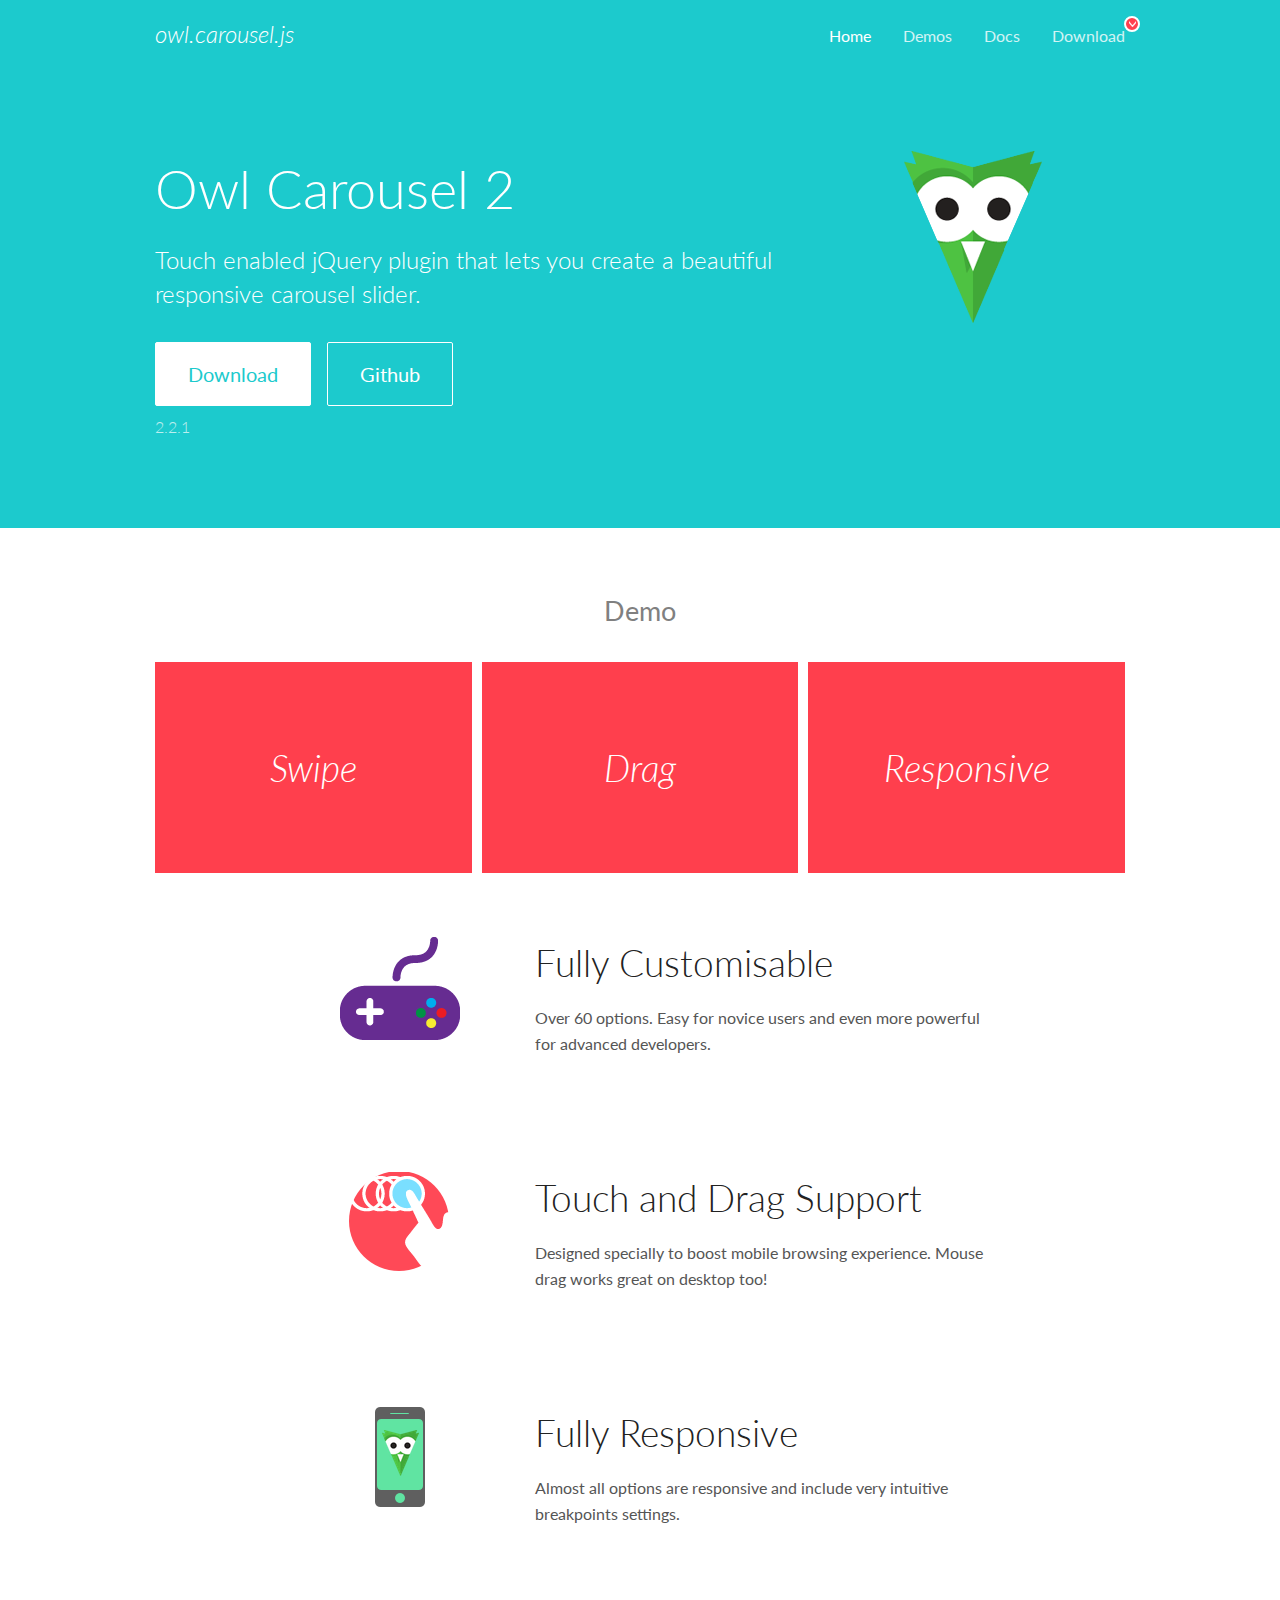
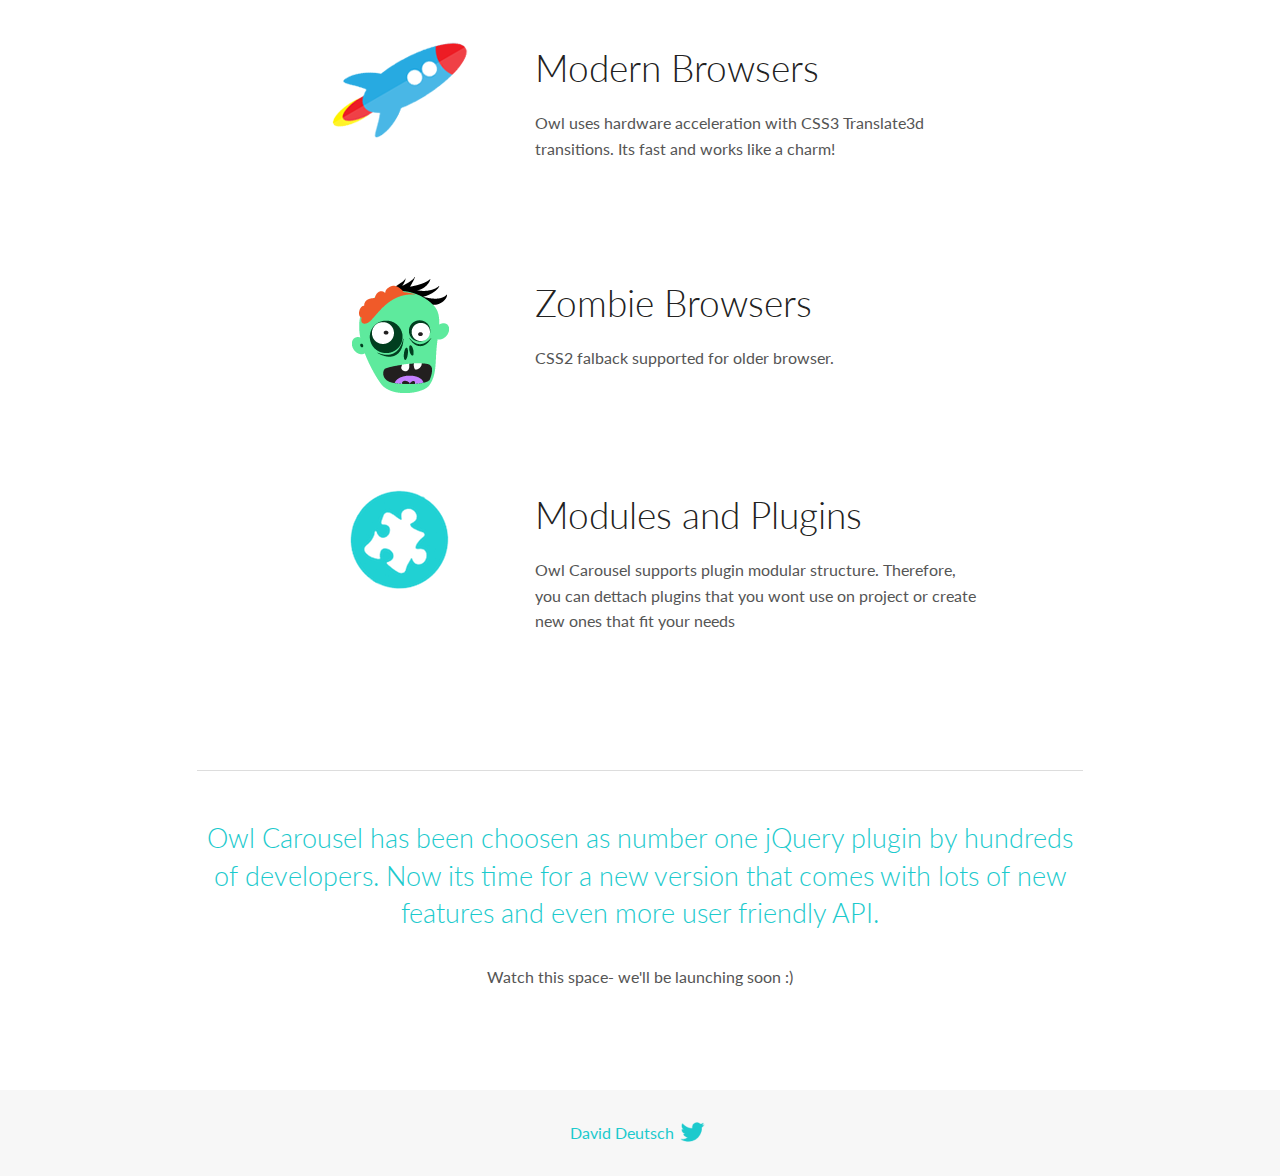
<file: nhang-1/OwlCarousel2-2.2.1/docs/index.html>
<!DOCTYPE html>
<html lang="en">
  <head>

    <!-- head -->
    <meta charset="utf-8">
    <meta name="msapplication-tap-highlight" content="no" />
    <meta name="viewport" content="width=device-width, initial-scale=1.0" />
    <meta name="description" content="Touch enabled jQuery plugin that lets you create beautiful responsive carousel slider.">
    <meta name="author" content="David Deutsch">
    <title>
      Home | Owl Carousel | 2.2.1
    </title>

    <!-- Stylesheets -->
    <link href='https://fonts.googleapis.com/css?family=Lato:300,400,700,400italic,300italic' rel='stylesheet' type='text/css'>
    <link rel="stylesheet" href="assets/css/docs.theme.min.css">

    <!-- Owl Stylesheets -->
    <link rel="stylesheet" href="assets/owlcarousel/assets/owl.carousel.min.css">
    <link rel="stylesheet" href="assets/owlcarousel/assets/owl.theme.default.min.css">

    <!-- HTML5 shim and Respond.js IE8 support of HTML5 elements and media queries -->

    <!--[if lt IE 9]>
      <script src="https://oss.maxcdn.com/libs/html5shiv/3.7.0/html5shiv.js"></script>
      <script src="https://oss.maxcdn.com/libs/respond.js/1.3.0/respond.min.js"></script>
    <![endif]-->

    <!-- Favicons -->
    <link rel="apple-touch-icon-precomposed" sizes="144x144" href="assets/ico/apple-touch-icon-144-precomposed.png">
    <link rel="shortcut icon" href="assets/ico/favicon.png">
    <link rel="shortcut icon" href="favicon.ico">

    <!-- Yeah i know js should not be in header. Its required for demos.-->

    <!-- javascript -->
    <script src="assets/vendors/jquery.min.js"></script>
    <script src="assets/owlcarousel/owl.carousel.js"></script>
  </head>
  <body>

    <!-- header -->
    <header class="header">
      <div class="row">
        <div class="large-12 columns">
          <div class="brand left">
            <h3>
              <a href="/OwlCarousel2/">owl.carousel.js</a> 
            </h3>
          </div>
          <a id="toggle-nav" class="right">
            <span></span> <span></span> <span></span> 
          </a> 
          <div class="nav-bar">
            <ul class="clearfix">
              <li class="active">
                <a href="/OwlCarousel2/index.html">Home</a> 
              </li>
              <li> <a href="/OwlCarousel2/demos/demos.html">Demos</a>  </li>
              <li> <a href="/OwlCarousel2/docs/started-welcome.html">Docs</a>  </li>
              <li>
                <a href="https://github.com/OwlCarousel2/OwlCarousel2/archive/2.2.1.zip">Download</a> 
                <span class="download"></span> 
              </li>
            </ul>
          </div>
        </div>
      </div>
    </header>

    <!-- home panel -->
    <section id="hero">
      <div class="row">
        <div class="large-8 medium-8 columns">
          <h1>Owl Carousel 2</h1>
          <h4>Touch enabled jQuery plugin that lets you create a beautiful responsive carousel slider.</h4>
          <a href="https://github.com/OwlCarousel2/OwlCarousel2/archive/2.2.1.zip" class="hero-button">Download</a> 
          <a href="https://github.com/OwlCarousel2/OwlCarousel2" class="hero-button outline">Github</a> 
          <p>2.2.1</p>
        </div>
        <div class="large-4 medium-4 columns">
          <img class="owl-logo" src="assets/img/owl-logo.png" alt="mr. Owl">
        </div>
      </div>
    </section>

    <!-- body -->
    <div class="home-demo">
      <div class="row">
        <div class="large-12 columns">
          <h3>Demo</h3>
          <div class="owl-carousel">
            <div class="item">
              <h2>Swipe</h2>
            </div>
            <div class="item">
              <h2>Drag</h2>
            </div>
            <div class="item">
              <h2>Responsive</h2>
            </div>
            <div class="item">
              <h2>CSS3</h2>
            </div>
            <div class="item">
              <h2>Fast</h2>
            </div>
            <div class="item">
              <h2>Easy</h2>
            </div>
            <div class="item">
              <h2>Free</h2>
            </div>
            <div class="item">
              <h2>Upgradable</h2>
            </div>
            <div class="item">
              <h2>Tons of options</h2>
            </div>
            <div class="item">
              <h2>Infinity</h2>
            </div>
            <div class="item">
              <h2>Auto Width</h2>
            </div>
          </div>
        </div>
      </div>
    </div>
    <script>
      var owl = $('.owl-carousel');
      owl.owlCarousel({
        margin: 10,
        loop: true,
        responsive: {
          0: {
            items: 1
          },
          600: {
            items: 2
          },
          1000: {
            items: 3
          }
        }
      })
    </script>

    <!-- features -->
    <div id="features">
      <div class="row">
        <div class="small-12 medium-9 small-centered columns">
          <section class="row feature">
            <div class="medium-4 small-12 columns">
              <img src="assets/img/feature-options.png" alt="">
            </div>
            <div class="medium-8 small-12 columns">
              <h2>Fully Customisable</h2>
              <p>Over 60 options. Easy for novice users and even more powerful for advanced developers.</p>
            </div>
          </section>
          <section class="row feature">
            <div class="medium-4 small-12 columns">
              <img src="assets/img/feature-drag.png" alt="">
            </div>
            <div class="medium-8 small-12 columns">
              <h2>Touch and Drag Support</h2>
              <p>Designed specially to boost mobile browsing experience. Mouse drag works great on desktop too!</p>
            </div>
          </section>
          <section class="row feature">
            <div class="medium-4 small-12 columns">
              <img src="assets/img/feature-responsive.png" alt="">
            </div>
            <div class="medium-8 small-12 columns">
              <h2>Fully Responsive</h2>
              <p>Almost all options are responsive and include very intuitive breakpoints settings.</p>
            </div>
          </section>
          <section class="row feature">
            <div class="medium-4 small-12 columns">
              <img src="assets/img/feature-modern.png" alt="">
            </div>
            <div class="medium-8 small-12 columns">
              <h2>Modern Browsers</h2>
              <p>Owl uses hardware acceleration with CSS3 Translate3d transitions. Its fast and works like a charm! </p>
            </div>
          </section>
          <section class="row feature">
            <div class="medium-4 small-12 columns">
              <img src="assets/img/feature-zombie.png" alt="">
            </div>
            <div class="medium-8 small-12 columns">
              <h2>Zombie Browsers</h2>
              <p>CSS2 falback supported for older browser.</p>
            </div>
          </section>
          <section class="row feature">
            <div class="medium-4 small-12 columns">
              <img src="assets/img/feature-module.png" alt="">
            </div>
            <div class="medium-8 small-12 columns">
              <h2>Modules and Plugins</h2>
              <p>Owl Carousel supports plugin modular structure. Therefore, you can dettach plugins that you wont use on project or create new ones that fit your needs</p>
            </div>
          </section>
        </div>
      </div>
    </div>

    <!-- footer -->
    <section id="teaser-text">
      <div class="row">
        <div class="small-12 medium-11 small-centered columns">
          <hr>
          <h3 id="owl-carousel-has-been-choosen-as-number-one-jquery-plugin-by-hundreds-of-developers-now-its-time-for-a-new-version-that-comes-with-lots-of-new-features-and-even-more-user-friendly-api-">Owl Carousel has been choosen as number one jQuery plugin by hundreds of developers. Now its time for a new version that comes with lots of new features and even more user friendly API.</h3>
          <p>Watch this space- we&#39;ll be launching soon :)</p>
        </div>
      </div>
    </section>

    <!-- footer -->
    <footer class="footer">
      <div class="row">
        <div class="large-12 columns">
          <h5>
            <a href="/OwlCarousel2/docs/support-contact.html">David Deutsch</a> 
            <a id="custom-tweet-button" href="https://twitter.com/share?url=https://github.com/OwlCarousel2/OwlCarousel2&text=Owl Carousel - This is so awesome! " target="_blank"></a> 
          </h5>
        </div>
      </div>
    </footer>

    <!-- vendors -->
    <script src="assets/vendors/highlight.js"></script>
    <script src="assets/js/app.js"></script>
  </body>
</html>
</file>
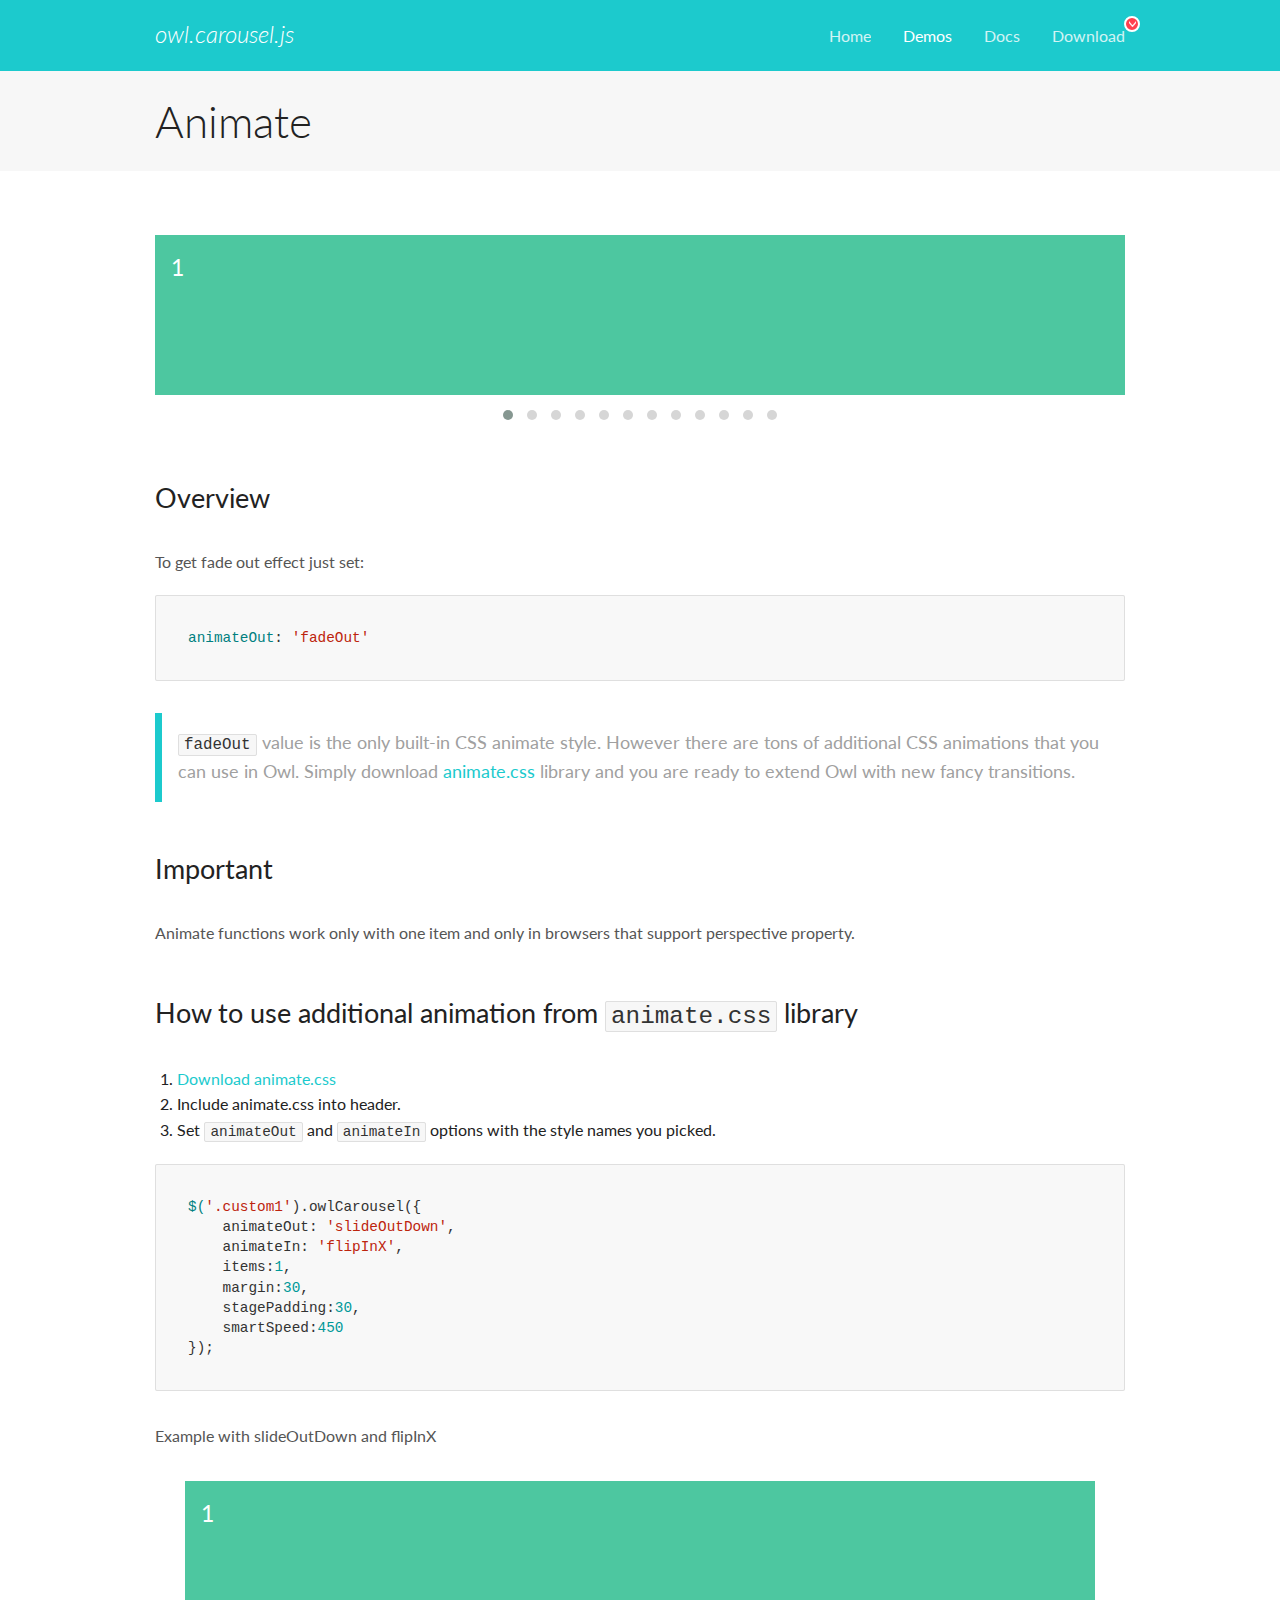
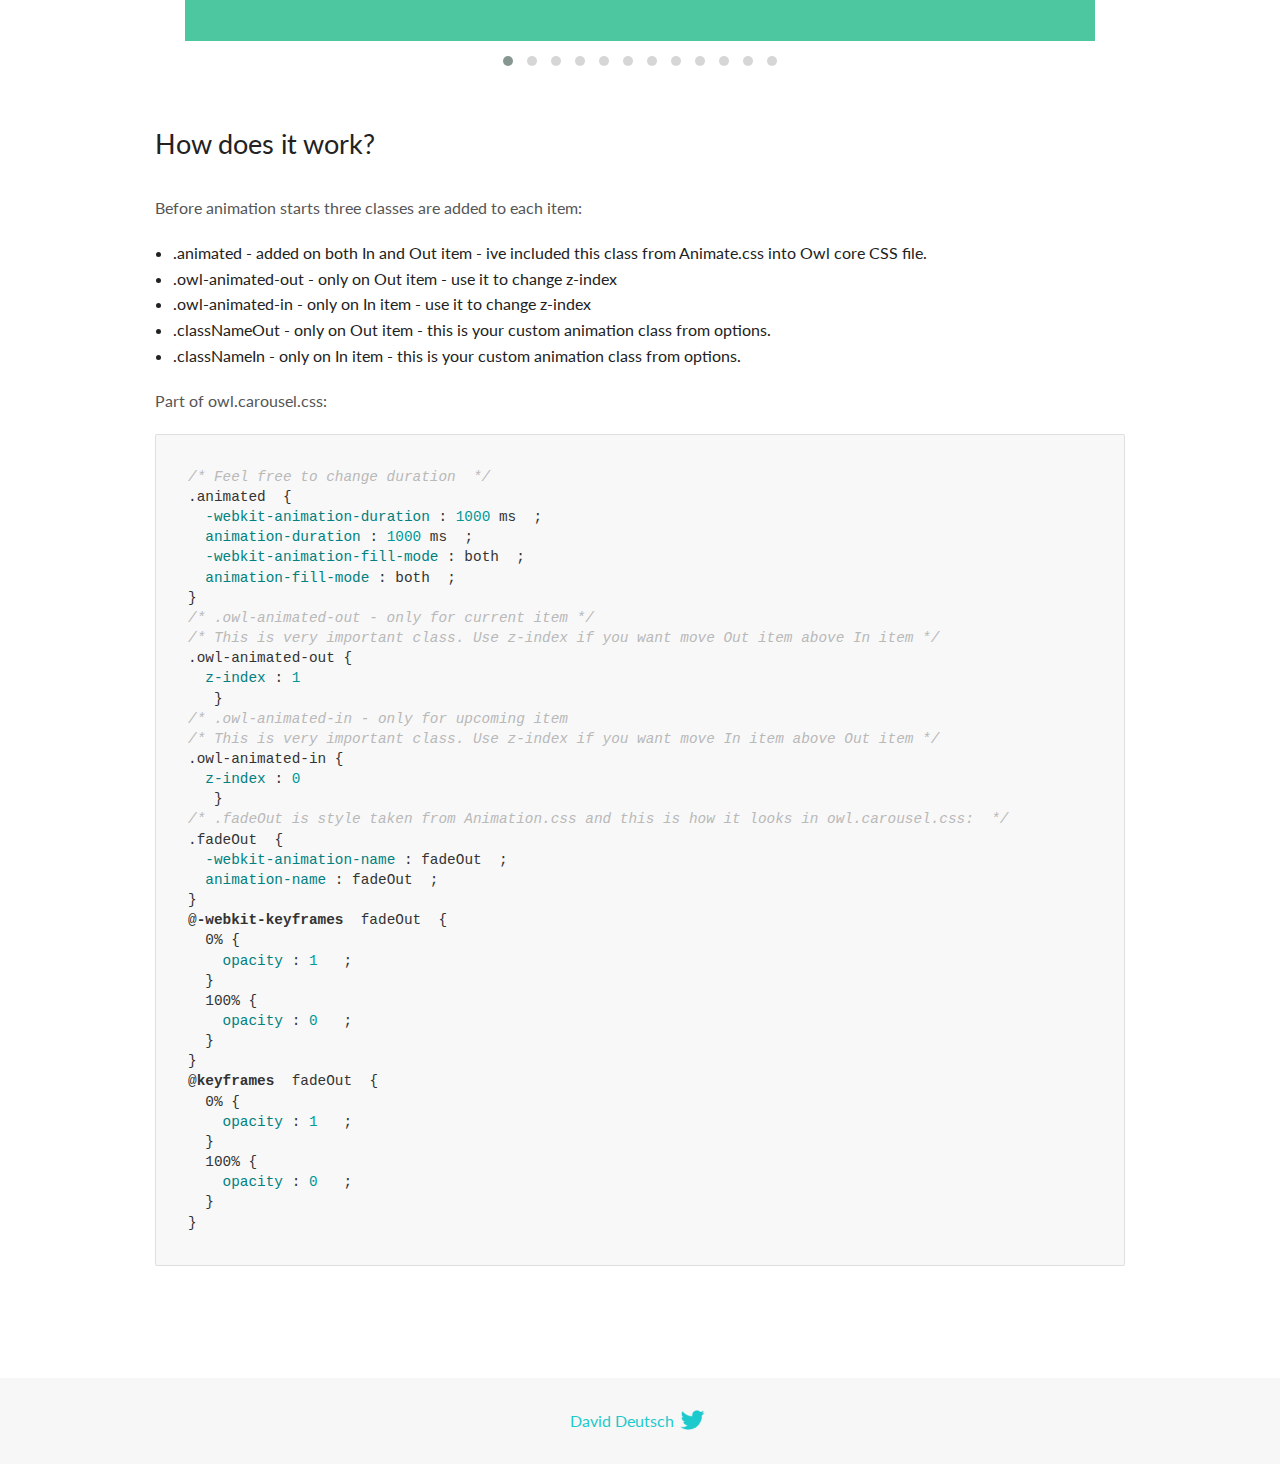
<file: nhang-1/OwlCarousel2-2.2.1/docs/demos/animate.html>
<!DOCTYPE html>
<html lang="en">
  <head>

    <!-- head -->
    <meta charset="utf-8">
    <meta name="msapplication-tap-highlight" content="no" />
    <meta name="viewport" content="width=device-width, initial-scale=1.0" />
    <meta name="description" content="Animate carousel">
    <meta name="author" content="David Deutsch">
    <title>
      Animate Demo | Owl Carousel | 2.2.1
    </title>

    <!-- Stylesheets -->
    <link href='https://fonts.googleapis.com/css?family=Lato:300,400,700,400italic,300italic' rel='stylesheet' type='text/css'>
    <link rel="stylesheet" href="../assets/css/docs.theme.min.css">

    <!-- Owl Stylesheets -->
    <link rel="stylesheet" href="../assets/owlcarousel/assets/owl.carousel.min.css">
    <link rel="stylesheet" href="../assets/owlcarousel/assets/owl.theme.default.min.css">

    <!-- HTML5 shim and Respond.js IE8 support of HTML5 elements and media queries -->

    <!--[if lt IE 9]>
      <script src="https://oss.maxcdn.com/libs/html5shiv/3.7.0/html5shiv.js"></script>
      <script src="https://oss.maxcdn.com/libs/respond.js/1.3.0/respond.min.js"></script>
    <![endif]-->

    <!-- Favicons -->
    <link rel="apple-touch-icon-precomposed" sizes="144x144" href="../assets/ico/apple-touch-icon-144-precomposed.png">
    <link rel="shortcut icon" href="../assets/ico/favicon.png">
    <link rel="shortcut icon" href="favicon.ico">

    <!-- Yeah i know js should not be in header. Its required for demos.-->

    <!-- javascript -->
    <script src="../assets/vendors/jquery.min.js"></script>
    <script src="../assets/owlcarousel/owl.carousel.js"></script>
  </head>
  <body>

    <!-- header -->
    <header class="header">
      <div class="row">
        <div class="large-12 columns">
          <div class="brand left">
            <h3>
              <a href="/OwlCarousel2/">owl.carousel.js</a> 
            </h3>
          </div>
          <a id="toggle-nav" class="right">
            <span></span> <span></span> <span></span> 
          </a> 
          <div class="nav-bar">
            <ul class="clearfix">
              <li> <a href="/OwlCarousel2/index.html">Home</a>  </li>
              <li class="active">
                <a href="/OwlCarousel2/demos/demos.html">Demos</a> 
              </li>
              <li> <a href="/OwlCarousel2/docs/started-welcome.html">Docs</a>  </li>
              <li>
                <a href="https://github.com/OwlCarousel2/OwlCarousel2/archive/2.2.1.zip">Download</a> 
                <span class="download"></span> 
              </li>
            </ul>
          </div>
        </div>
      </div>
    </header>

    <!-- title -->
    <section class="title">
      <div class="row">
        <div class="large-12 columns">
          <h1>Animate</h1>
        </div>
      </div>
    </section>

    <!--  Demos -->
    <section id="demos">
      <div class="row">
        <div class="large-12 columns">
          <div class="fadeOut owl-carousel owl-theme">
            <div class="item">
              <h4>1</h4>
            </div>
            <div class="item">
              <h4>2</h4>
            </div>
            <div class="item">
              <h4>3</h4>
            </div>
            <div class="item">
              <h4>4</h4>
            </div>
            <div class="item">
              <h4>5</h4>
            </div>
            <div class="item">
              <h4>6</h4>
            </div>
            <div class="item">
              <h4>7</h4>
            </div>
            <div class="item">
              <h4>8</h4>
            </div>
            <div class="item">
              <h4>9</h4>
            </div>
            <div class="item">
              <h4>10</h4>
            </div>
            <div class="item">
              <h4>11</h4>
            </div>
            <div class="item">
              <h4>12</h4>
            </div>
          </div>
          <h3 id="overview">Overview</h3>
          <p>To get fade out effect just set:</p>
          <pre><code>animateOut: &#39;fadeOut&#39;</code></pre>
          <blockquote>
            <p><code>fadeOut</code> value is the only built-in CSS animate style. However there are tons of additional CSS animations that you can use in Owl. Simply download
              <a href="https://daneden.github.io/animate.css/">animate.css</a>  library and you are ready to extend Owl with new fancy transitions.</p>
          </blockquote>
          <h3 id="important">Important</h3>
          <p>Animate functions work only with one item and only in browsers that support perspective property.</p>
          <h3 id="how-to-use-additional-animation-from-animate-css-library">How to use additional animation from <code>animate.css</code> library</h3>
          <ol>
            <li> <a href="https://daneden.github.io/animate.css/">Download animate.css</a>  </li>
            <li>Include animate.css into header.</li>
            <li>Set <code>animateOut</code> and <code>animateIn</code> options with the style names you picked.</li>
          </ol>
          <pre><code>$(&#39;.custom1&#39;).owlCarousel({
    animateOut: &#39;slideOutDown&#39;,
    animateIn: &#39;flipInX&#39;,
    items:1,
    margin:30,
    stagePadding:30,
    smartSpeed:450
});</code></pre>
          <p>Example with slideOutDown and flipInX</p>
          <div class="custom1 owl-carousel owl-theme">
            <div class="item">
              <h4>1</h4>
            </div>
            <div class="item">
              <h4>2</h4>
            </div>
            <div class="item">
              <h4>3</h4>
            </div>
            <div class="item">
              <h4>4</h4>
            </div>
            <div class="item">
              <h4>5</h4>
            </div>
            <div class="item">
              <h4>6</h4>
            </div>
            <div class="item">
              <h4>7</h4>
            </div>
            <div class="item">
              <h4>8</h4>
            </div>
            <div class="item">
              <h4>9</h4>
            </div>
            <div class="item">
              <h4>10</h4>
            </div>
            <div class="item">
              <h4>11</h4>
            </div>
            <div class="item">
              <h4>12</h4>
            </div>
          </div>
          <h3 id="how-does-it-work-">How does it work?</h3>
          <p>Before animation starts three classes are added to each item:</p>
          <ul>
            <li>.animated - added on both In and Out item - ive included this class from Animate.css into Owl core CSS file.</li>
            <li>.owl-animated-out - only on Out item - use it to change z-index</li>
            <li>.owl-animated-in - only on In item - use it to change z-index</li>
            <li>.classNameOut - only on Out item - this is your custom animation class from options.</li>
            <li>.classNameIn - only on In item - this is your custom animation class from options.</li>
          </ul>
          <p>Part of owl.carousel.css:</p>
          <pre><code class="language-css"><span class="comment">/* Feel free to change duration  */</span> 
<span class="class">.animated</span>  <span class="rules">{
  <span class="rule"><span class="attribute">-webkit-animation-duration</span> :<span class="value"> <span class="number">1000</span> ms</span> </span> ;
  <span class="rule"><span class="attribute">animation-duration</span> :<span class="value"> <span class="number">1000</span> ms</span> </span> ;
  <span class="rule"><span class="attribute">-webkit-animation-fill-mode</span> :<span class="value"> both</span> </span> ;
  <span class="rule"><span class="attribute">animation-fill-mode</span> :<span class="value"> both</span> </span> ;
<span class="rule">}</span> </span> 
<span class="comment">/* .owl-animated-out - only for current item */</span> 
<span class="comment">/* This is very important class. Use z-index if you want move Out item above In item */</span> 
<span class="class">.owl-animated-out</span> <span class="rules">{
  <span class="rule"><span class="attribute">z-index</span> :<span class="value"> <span class="number">1</span> 
</span> </span> </span> }
<span class="comment">/* .owl-animated-in - only for upcoming item
/* This is very important class. Use z-index if you want move In item above Out item */</span> 
<span class="class">.owl-animated-in</span> <span class="rules">{
  <span class="rule"><span class="attribute">z-index</span> :<span class="value"> <span class="number">0</span> 
</span> </span> </span> }
<span class="comment">/* .fadeOut is style taken from Animation.css and this is how it looks in owl.carousel.css:  */</span> 
<span class="class">.fadeOut</span>  <span class="rules">{
  <span class="rule"><span class="attribute">-webkit-animation-name</span> :<span class="value"> fadeOut</span> </span> ;
  <span class="rule"><span class="attribute">animation-name</span> :<span class="value"> fadeOut</span> </span> ;
<span class="rule">}</span> </span> 
<span class="at_rule">@<span class="keyword">-webkit-keyframes</span>  fadeOut </span> {
  0% <span class="rules">{
    <span class="rule"><span class="attribute">opacity</span> :<span class="value"> <span class="number">1</span> </span> </span> ;
  <span class="rule">}</span> </span> 
  100% <span class="rules">{
    <span class="rule"><span class="attribute">opacity</span> :<span class="value"> <span class="number">0</span> </span> </span> ;
  <span class="rule">}</span> </span> 
}
<span class="at_rule">@<span class="keyword">keyframes</span>  fadeOut </span> {
  0% <span class="rules">{
    <span class="rule"><span class="attribute">opacity</span> :<span class="value"> <span class="number">1</span> </span> </span> ;
  <span class="rule">}</span> </span> 
  100% <span class="rules">{
    <span class="rule"><span class="attribute">opacity</span> :<span class="value"> <span class="number">0</span> </span> </span> ;
  <span class="rule">}</span> </span> 
}</code></pre>
          <link rel="stylesheet" href="../assets/css/animate.css">
          <script>
            jQuery(document).ready(function($) {
              $('.fadeOut').owlCarousel({
                items: 1,
                animateOut: 'fadeOut',
                loop: true,
                margin: 10,
              });
              $('.custom1').owlCarousel({
                animateOut: 'slideOutDown',
                animateIn: 'flipInX',
                items: 1,
                margin: 30,
                stagePadding: 30,
                smartSpeed: 450
              });
            });
          </script>
        </div>
      </div>
    </section>

    <!-- footer -->
    <footer class="footer">
      <div class="row">
        <div class="large-12 columns">
          <h5>
            <a href="/OwlCarousel2/docs/support-contact.html">David Deutsch</a> 
            <a id="custom-tweet-button" href="https://twitter.com/share?url=https://github.com/OwlCarousel2/OwlCarousel2&text=Owl Carousel - This is so awesome! " target="_blank"></a> 
          </h5>
        </div>
      </div>
    </footer>

    <!-- vendors -->
    <script src="../assets/vendors/highlight.js"></script>
    <script src="../assets/js/app.js"></script>
  </body>
</html>
</file>
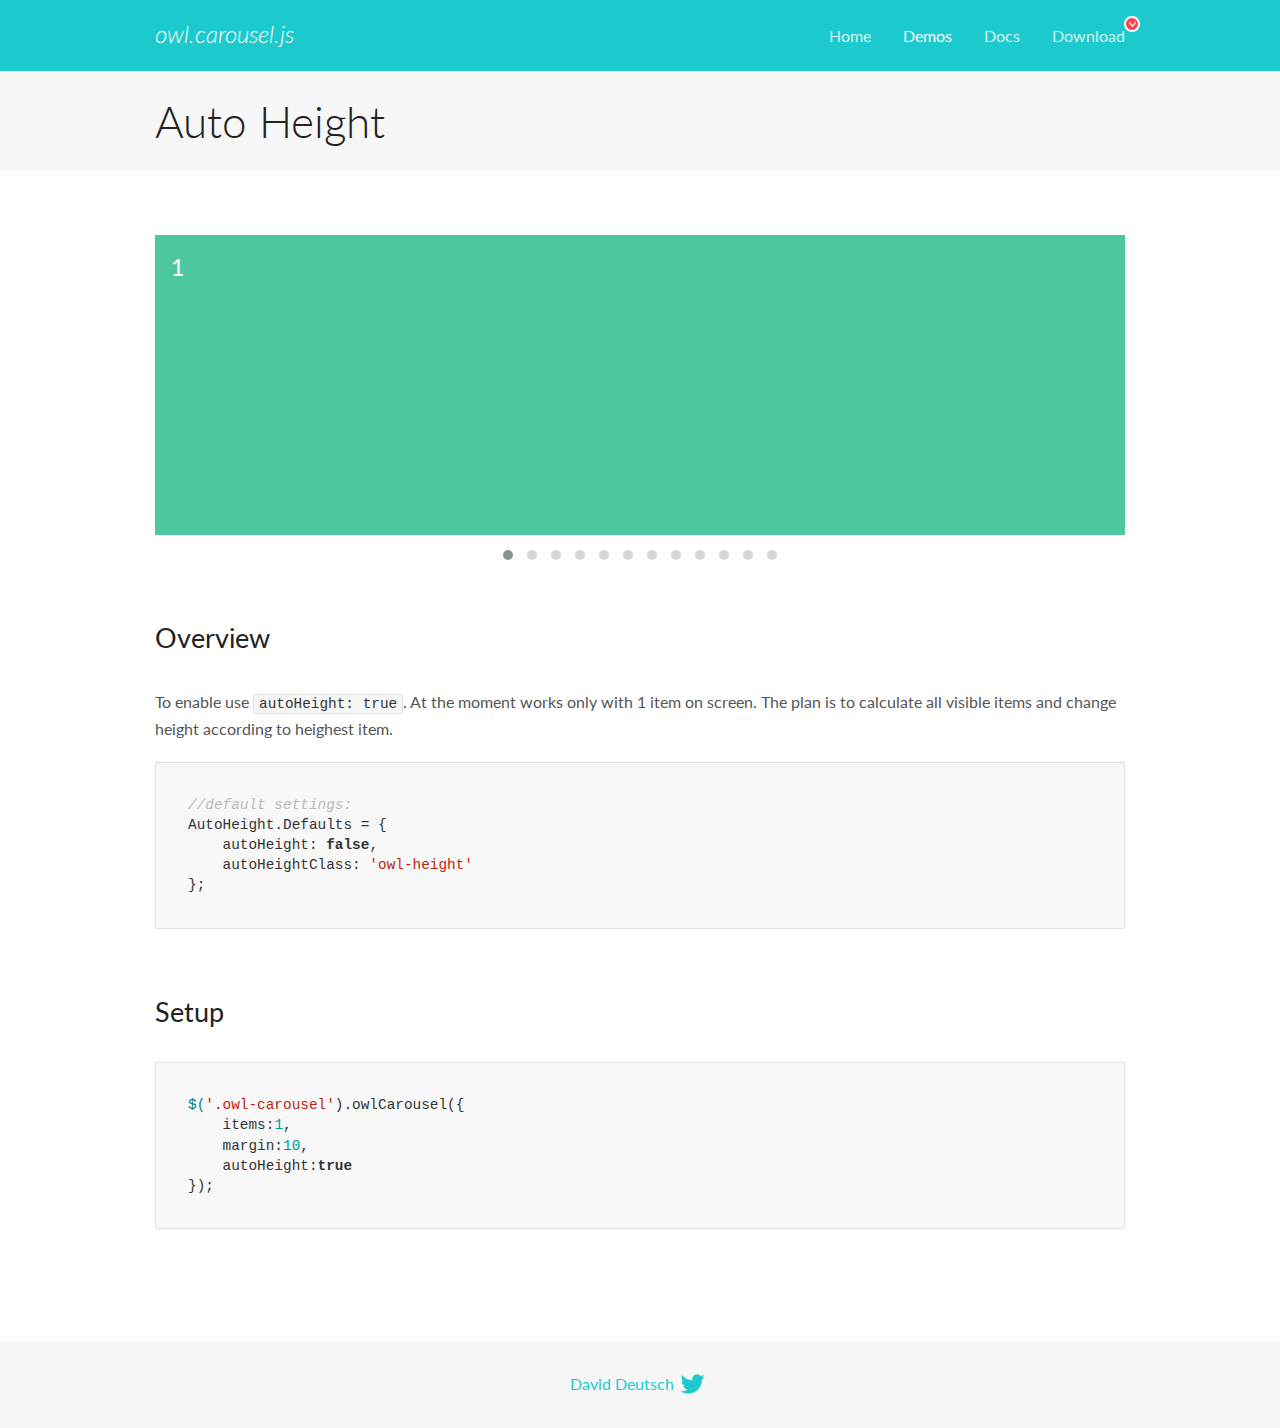
<file: nhang-1/OwlCarousel2-2.2.1/docs/demos/autoheight.html>
<!DOCTYPE html>
<html lang="en">
  <head>

    <!-- head -->
    <meta charset="utf-8">
    <meta name="msapplication-tap-highlight" content="no" />
    <meta name="viewport" content="width=device-width, initial-scale=1.0" />
    <meta name="description" content="autoHeight usage demo">
    <meta name="author" content="David Deutsch">
    <title>
      Auto Height Demo | Owl Carousel | 2.2.1
    </title>

    <!-- Stylesheets -->
    <link href='https://fonts.googleapis.com/css?family=Lato:300,400,700,400italic,300italic' rel='stylesheet' type='text/css'>
    <link rel="stylesheet" href="../assets/css/docs.theme.min.css">

    <!-- Owl Stylesheets -->
    <link rel="stylesheet" href="../assets/owlcarousel/assets/owl.carousel.min.css">
    <link rel="stylesheet" href="../assets/owlcarousel/assets/owl.theme.default.min.css">

    <!-- HTML5 shim and Respond.js IE8 support of HTML5 elements and media queries -->

    <!--[if lt IE 9]>
      <script src="https://oss.maxcdn.com/libs/html5shiv/3.7.0/html5shiv.js"></script>
      <script src="https://oss.maxcdn.com/libs/respond.js/1.3.0/respond.min.js"></script>
    <![endif]-->

    <!-- Favicons -->
    <link rel="apple-touch-icon-precomposed" sizes="144x144" href="../assets/ico/apple-touch-icon-144-precomposed.png">
    <link rel="shortcut icon" href="../assets/ico/favicon.png">
    <link rel="shortcut icon" href="favicon.ico">

    <!-- Yeah i know js should not be in header. Its required for demos.-->

    <!-- javascript -->
    <script src="../assets/vendors/jquery.min.js"></script>
    <script src="../assets/owlcarousel/owl.carousel.js"></script>
  </head>
  <body>

    <!-- header -->
    <header class="header">
      <div class="row">
        <div class="large-12 columns">
          <div class="brand left">
            <h3>
              <a href="/OwlCarousel2/">owl.carousel.js</a> 
            </h3>
          </div>
          <a id="toggle-nav" class="right">
            <span></span> <span></span> <span></span> 
          </a> 
          <div class="nav-bar">
            <ul class="clearfix">
              <li> <a href="/OwlCarousel2/index.html">Home</a>  </li>
              <li class="active">
                <a href="/OwlCarousel2/demos/demos.html">Demos</a> 
              </li>
              <li> <a href="/OwlCarousel2/docs/started-welcome.html">Docs</a>  </li>
              <li>
                <a href="https://github.com/OwlCarousel2/OwlCarousel2/archive/2.2.1.zip">Download</a> 
                <span class="download"></span> 
              </li>
            </ul>
          </div>
        </div>
      </div>
    </header>

    <!-- title -->
    <section class="title">
      <div class="row">
        <div class="large-12 columns">
          <h1>Auto Height</h1>
        </div>
      </div>
    </section>

    <!--  Demos -->
    <section id="demos">
      <div class="row">
        <div class="large-12 columns">
          <div class="owl-carousel owl-theme">
            <div class="item" style="height:300px">
              <h4>1</h4>
            </div>
            <div class="item" style="height:100px">
              <h4>2</h4>
            </div>
            <div class="item" style="height:500px">
              <h4>3</h4>
            </div>
            <div class="item" style="height:250px">
              <h4>4</h4>
            </div>
            <div class="item" style="height:400px">
              <h4>5</h4>
            </div>
            <div class="item" style="height:500px">
              <h4>6</h4>
            </div>
            <div class="item" style="height:600px">
              <h4>7</h4>
            </div>
            <div class="item" style="height:400px">
              <h4>8</h4>
            </div>
            <div class="item" style="height:300px">
              <h4>9</h4>
            </div>
            <div class="item" style="height:350px">
              <h4>10</h4>
            </div>
            <div class="item" style="height:200px">
              <h4>11</h4>
            </div>
            <div class="item" style="height:150px">
              <h4>12</h4>
            </div>
          </div>
          <h3 id="overview">Overview</h3>
          <p>To enable use <code>autoHeight: true</code>. At the moment works only with 1 item on screen. The plan is to calculate all visible items and change height according to heighest item.</p>
          <pre><code>//default settings:
AutoHeight.Defaults = {
    autoHeight: false,
    autoHeightClass: &#39;owl-height&#39;
};</code></pre>
          <h3 id="setup">Setup</h3>
          <pre><code>$(&#39;.owl-carousel&#39;).owlCarousel({
    items:1,
    margin:10,
    autoHeight:true
});</code></pre>
          <script>
            $(document).ready(function() {
              $('.owl-carousel').owlCarousel({
                items: 1,
                margin: 10,
                autoHeight: true
              });
            })
          </script>
        </div>
      </div>
    </section>

    <!-- footer -->
    <footer class="footer">
      <div class="row">
        <div class="large-12 columns">
          <h5>
            <a href="/OwlCarousel2/docs/support-contact.html">David Deutsch</a> 
            <a id="custom-tweet-button" href="https://twitter.com/share?url=https://github.com/OwlCarousel2/OwlCarousel2&text=Owl Carousel - This is so awesome! " target="_blank"></a> 
          </h5>
        </div>
      </div>
    </footer>

    <!-- vendors -->
    <script src="../assets/vendors/highlight.js"></script>
    <script src="../assets/js/app.js"></script>
  </body>
</html>
</file>
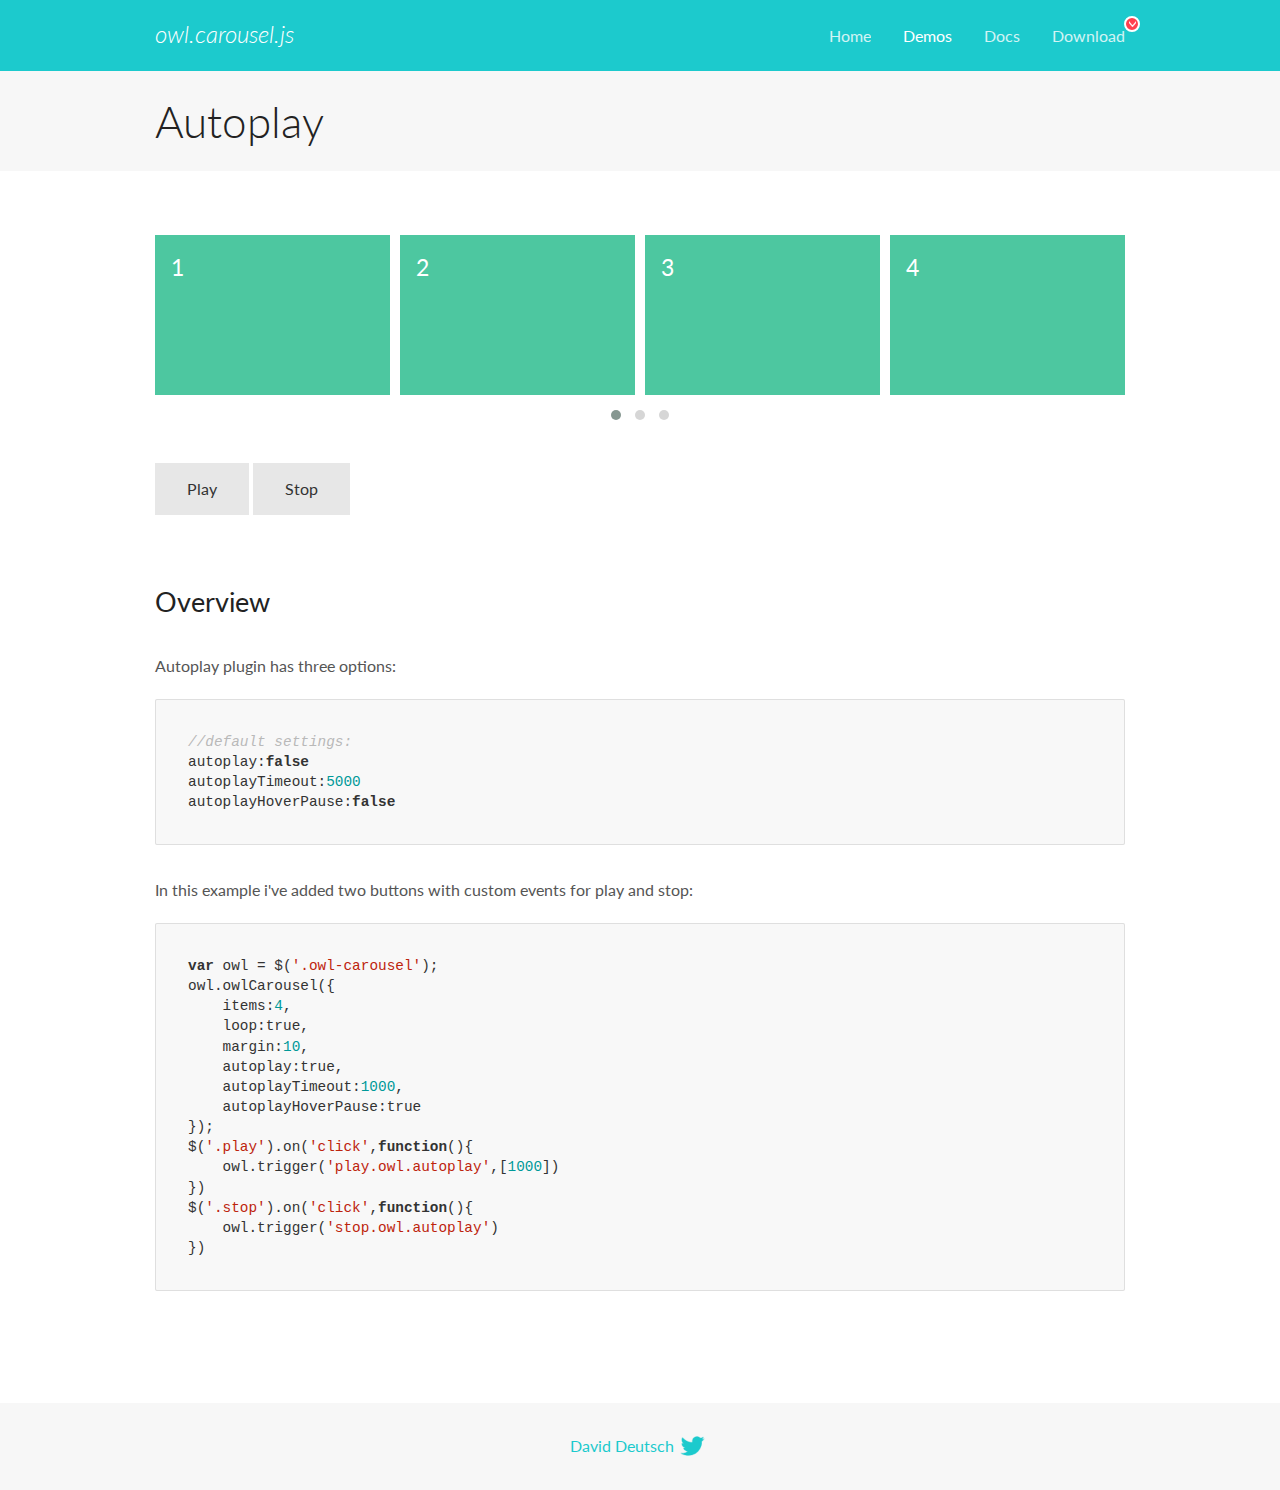
<file: nhang-1/OwlCarousel2-2.2.1/docs/demos/autoplay.html>
<!DOCTYPE html>
<html lang="en">
  <head>

    <!-- head -->
    <meta charset="utf-8">
    <meta name="msapplication-tap-highlight" content="no" />
    <meta name="viewport" content="width=device-width, initial-scale=1.0" />
    <meta name="description" content="Autoplay usage demo">
    <meta name="author" content="David Deutsch">
    <title>
      Autoplay Demo | Owl Carousel | 2.2.1
    </title>

    <!-- Stylesheets -->
    <link href='https://fonts.googleapis.com/css?family=Lato:300,400,700,400italic,300italic' rel='stylesheet' type='text/css'>
    <link rel="stylesheet" href="../assets/css/docs.theme.min.css">

    <!-- Owl Stylesheets -->
    <link rel="stylesheet" href="../assets/owlcarousel/assets/owl.carousel.min.css">
    <link rel="stylesheet" href="../assets/owlcarousel/assets/owl.theme.default.min.css">

    <!-- HTML5 shim and Respond.js IE8 support of HTML5 elements and media queries -->

    <!--[if lt IE 9]>
      <script src="https://oss.maxcdn.com/libs/html5shiv/3.7.0/html5shiv.js"></script>
      <script src="https://oss.maxcdn.com/libs/respond.js/1.3.0/respond.min.js"></script>
    <![endif]-->

    <!-- Favicons -->
    <link rel="apple-touch-icon-precomposed" sizes="144x144" href="../assets/ico/apple-touch-icon-144-precomposed.png">
    <link rel="shortcut icon" href="../assets/ico/favicon.png">
    <link rel="shortcut icon" href="favicon.ico">

    <!-- Yeah i know js should not be in header. Its required for demos.-->

    <!-- javascript -->
    <script src="../assets/vendors/jquery.min.js"></script>
    <script src="../assets/owlcarousel/owl.carousel.js"></script>
  </head>
  <body>

    <!-- header -->
    <header class="header">
      <div class="row">
        <div class="large-12 columns">
          <div class="brand left">
            <h3>
              <a href="/OwlCarousel2/">owl.carousel.js</a> 
            </h3>
          </div>
          <a id="toggle-nav" class="right">
            <span></span> <span></span> <span></span> 
          </a> 
          <div class="nav-bar">
            <ul class="clearfix">
              <li> <a href="/OwlCarousel2/index.html">Home</a>  </li>
              <li class="active">
                <a href="/OwlCarousel2/demos/demos.html">Demos</a> 
              </li>
              <li> <a href="/OwlCarousel2/docs/started-welcome.html">Docs</a>  </li>
              <li>
                <a href="https://github.com/OwlCarousel2/OwlCarousel2/archive/2.2.1.zip">Download</a> 
                <span class="download"></span> 
              </li>
            </ul>
          </div>
        </div>
      </div>
    </header>

    <!-- title -->
    <section class="title">
      <div class="row">
        <div class="large-12 columns">
          <h1>Autoplay</h1>
        </div>
      </div>
    </section>

    <!--  Demos -->
    <section id="demos">
      <div class="row">
        <div class="large-12 columns">
          <div class="owl-carousel owl-theme">
            <div class="item">
              <h4>1</h4>
            </div>
            <div class="item">
              <h4>2</h4>
            </div>
            <div class="item">
              <h4>3</h4>
            </div>
            <div class="item">
              <h4>4</h4>
            </div>
            <div class="item">
              <h4>5</h4>
            </div>
            <div class="item">
              <h4>6</h4>
            </div>
            <div class="item">
              <h4>7</h4>
            </div>
            <div class="item">
              <h4>8</h4>
            </div>
            <div class="item">
              <h4>9</h4>
            </div>
            <div class="item">
              <h4>10</h4>
            </div>
            <div class="item">
              <h4>11</h4>
            </div>
            <div class="item">
              <h4>12</h4>
            </div>
          </div>
          <a class="button secondary play">Play</a> 
          <a class="button secondary stop">Stop</a> 
          <h3 id="overview">Overview</h3>
          <p>Autoplay plugin has three options:</p>
          <pre><code>//default settings:
autoplay:false
autoplayTimeout:5000
autoplayHoverPause:false</code></pre>
          <p>In this example i&#39;ve added two buttons with custom events for play and stop:</p>
          <pre><code>var owl = $(&#39;.owl-carousel&#39;);
owl.owlCarousel({
    items:4,
    loop:true,
    margin:10,
    autoplay:true,
    autoplayTimeout:1000,
    autoplayHoverPause:true
});
$(&#39;.play&#39;).on(&#39;click&#39;,function(){
    owl.trigger(&#39;play.owl.autoplay&#39;,[1000])
})
$(&#39;.stop&#39;).on(&#39;click&#39;,function(){
    owl.trigger(&#39;stop.owl.autoplay&#39;)
})</code></pre>
          <script>
            $(document).ready(function() {
              var owl = $('.owl-carousel');
              owl.owlCarousel({
                items: 4,
                loop: true,
                margin: 10,
                autoplay: true,
                autoplayTimeout: 1000,
                autoplayHoverPause: true
              });
              $('.play').on('click', function() {
                owl.trigger('play.owl.autoplay', [1000])
              })
              $('.stop').on('click', function() {
                owl.trigger('stop.owl.autoplay')
              })
            })
          </script>
        </div>
      </div>
    </section>

    <!-- footer -->
    <footer class="footer">
      <div class="row">
        <div class="large-12 columns">
          <h5>
            <a href="/OwlCarousel2/docs/support-contact.html">David Deutsch</a> 
            <a id="custom-tweet-button" href="https://twitter.com/share?url=https://github.com/OwlCarousel2/OwlCarousel2&text=Owl Carousel - This is so awesome! " target="_blank"></a> 
          </h5>
        </div>
      </div>
    </footer>

    <!-- vendors -->
    <script src="../assets/vendors/highlight.js"></script>
    <script src="../assets/js/app.js"></script>
  </body>
</html>
</file>
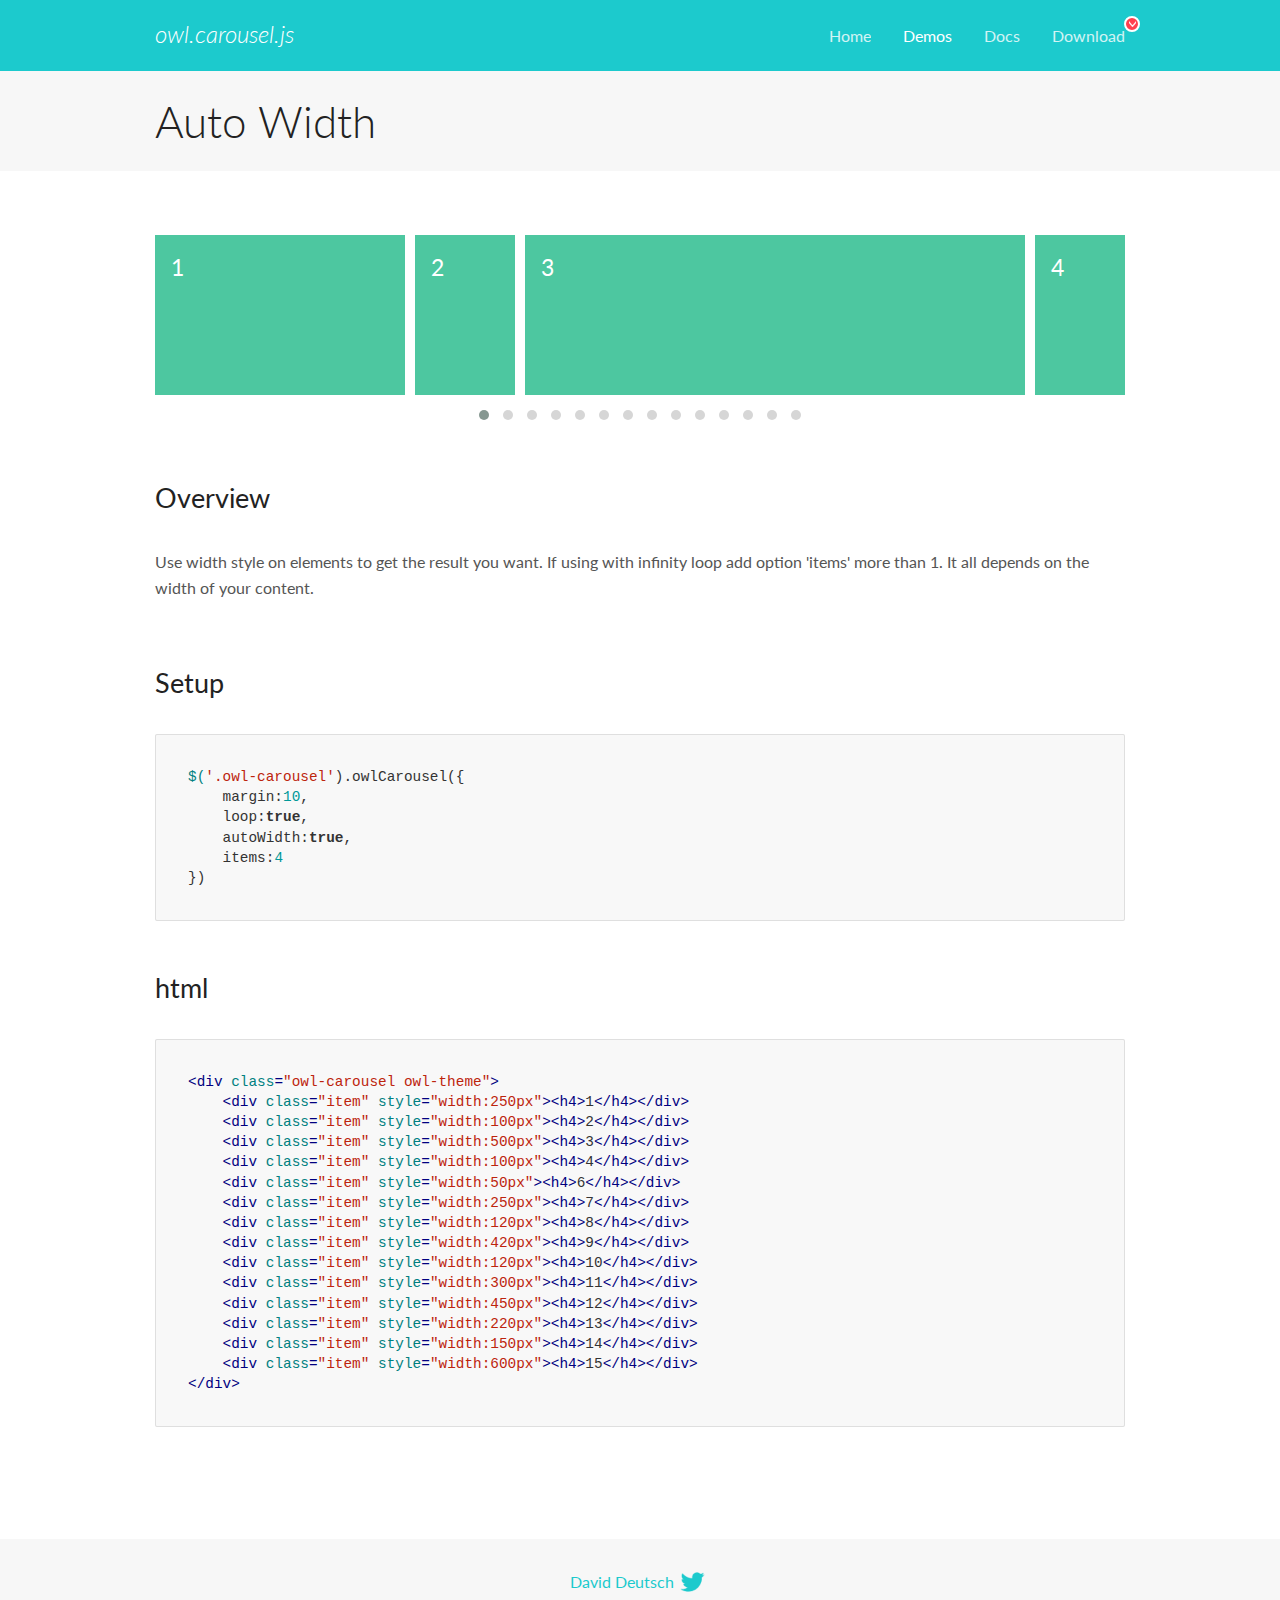
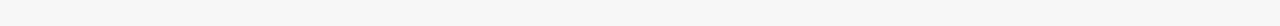
<file: nhang-1/OwlCarousel2-2.2.1/docs/demos/autowidth.html>
<!DOCTYPE html>
<html lang="en">
  <head>

    <!-- head -->
    <meta charset="utf-8">
    <meta name="msapplication-tap-highlight" content="no" />
    <meta name="viewport" content="width=device-width, initial-scale=1.0" />
    <meta name="description" content="Auto Width">
    <meta name="author" content="David Deutsch">
    <title>
      Auto Width Demo | Owl Carousel | 2.2.1
    </title>

    <!-- Stylesheets -->
    <link href='https://fonts.googleapis.com/css?family=Lato:300,400,700,400italic,300italic' rel='stylesheet' type='text/css'>
    <link rel="stylesheet" href="../assets/css/docs.theme.min.css">

    <!-- Owl Stylesheets -->
    <link rel="stylesheet" href="../assets/owlcarousel/assets/owl.carousel.min.css">
    <link rel="stylesheet" href="../assets/owlcarousel/assets/owl.theme.default.min.css">

    <!-- HTML5 shim and Respond.js IE8 support of HTML5 elements and media queries -->

    <!--[if lt IE 9]>
      <script src="https://oss.maxcdn.com/libs/html5shiv/3.7.0/html5shiv.js"></script>
      <script src="https://oss.maxcdn.com/libs/respond.js/1.3.0/respond.min.js"></script>
    <![endif]-->

    <!-- Favicons -->
    <link rel="apple-touch-icon-precomposed" sizes="144x144" href="../assets/ico/apple-touch-icon-144-precomposed.png">
    <link rel="shortcut icon" href="../assets/ico/favicon.png">
    <link rel="shortcut icon" href="favicon.ico">

    <!-- Yeah i know js should not be in header. Its required for demos.-->

    <!-- javascript -->
    <script src="../assets/vendors/jquery.min.js"></script>
    <script src="../assets/owlcarousel/owl.carousel.js"></script>
  </head>
  <body>

    <!-- header -->
    <header class="header">
      <div class="row">
        <div class="large-12 columns">
          <div class="brand left">
            <h3>
              <a href="/OwlCarousel2/">owl.carousel.js</a> 
            </h3>
          </div>
          <a id="toggle-nav" class="right">
            <span></span> <span></span> <span></span> 
          </a> 
          <div class="nav-bar">
            <ul class="clearfix">
              <li> <a href="/OwlCarousel2/index.html">Home</a>  </li>
              <li class="active">
                <a href="/OwlCarousel2/demos/demos.html">Demos</a> 
              </li>
              <li> <a href="/OwlCarousel2/docs/started-welcome.html">Docs</a>  </li>
              <li>
                <a href="https://github.com/OwlCarousel2/OwlCarousel2/archive/2.2.1.zip">Download</a> 
                <span class="download"></span> 
              </li>
            </ul>
          </div>
        </div>
      </div>
    </header>

    <!-- title -->
    <section class="title">
      <div class="row">
        <div class="large-12 columns">
          <h1>Auto Width</h1>
        </div>
      </div>
    </section>

    <!--  Demos -->
    <section id="demos">
      <div class="row">
        <div class="large-12 columns">
          <div class="owl-carousel owl-theme">
            <div class="item" style="width:250px">
              <h4>1</h4>
            </div>
            <div class="item" style="width:100px">
              <h4>2</h4>
            </div>
            <div class="item" style="width:500px">
              <h4>3</h4>
            </div>
            <div class="item" style="width:100px">
              <h4>4</h4>
            </div>
            <div class="item" style="width:50px">
              <h4>6</h4>
            </div>
            <div class="item" style="width:250px">
              <h4>7</h4>
            </div>
            <div class="item" style="width:120px">
              <h4>8</h4>
            </div>
            <div class="item" style="width:420px">
              <h4>9</h4>
            </div>
            <div class="item" style="width:120px">
              <h4>10</h4>
            </div>
            <div class="item" style="width:300px">
              <h4>11</h4>
            </div>
            <div class="item" style="width:450px">
              <h4>12</h4>
            </div>
            <div class="item" style="width:220px">
              <h4>13</h4>
            </div>
            <div class="item" style="width:150px">
              <h4>14</h4>
            </div>
            <div class="item" style="width:600px">
              <h4>15</h4>
            </div>
          </div>
          <h3 id="overview">Overview</h3>
          <p>Use width style on elements to get the result you want. If using with infinity loop add option &#39;items&#39; more than 1. It all depends on the width of your content.</p>
          <h3 id="setup">Setup</h3>
          <pre><code>$(&#39;.owl-carousel&#39;).owlCarousel({
    margin:10,
    loop:true,
    autoWidth:true,
    items:4
})</code></pre>
          <h3 id="html">html</h3>
          <pre><code>&lt;div class=&quot;owl-carousel owl-theme&quot;&gt;
    &lt;div class=&quot;item&quot; style=&quot;width:250px&quot;&gt;&lt;h4&gt;1&lt;/h4&gt;&lt;/div&gt;
    &lt;div class=&quot;item&quot; style=&quot;width:100px&quot;&gt;&lt;h4&gt;2&lt;/h4&gt;&lt;/div&gt;
    &lt;div class=&quot;item&quot; style=&quot;width:500px&quot;&gt;&lt;h4&gt;3&lt;/h4&gt;&lt;/div&gt;
    &lt;div class=&quot;item&quot; style=&quot;width:100px&quot;&gt;&lt;h4&gt;4&lt;/h4&gt;&lt;/div&gt;
    &lt;div class=&quot;item&quot; style=&quot;width:50px&quot;&gt;&lt;h4&gt;6&lt;/h4&gt;&lt;/div&gt;
    &lt;div class=&quot;item&quot; style=&quot;width:250px&quot;&gt;&lt;h4&gt;7&lt;/h4&gt;&lt;/div&gt;
    &lt;div class=&quot;item&quot; style=&quot;width:120px&quot;&gt;&lt;h4&gt;8&lt;/h4&gt;&lt;/div&gt;
    &lt;div class=&quot;item&quot; style=&quot;width:420px&quot;&gt;&lt;h4&gt;9&lt;/h4&gt;&lt;/div&gt;
    &lt;div class=&quot;item&quot; style=&quot;width:120px&quot;&gt;&lt;h4&gt;10&lt;/h4&gt;&lt;/div&gt;
    &lt;div class=&quot;item&quot; style=&quot;width:300px&quot;&gt;&lt;h4&gt;11&lt;/h4&gt;&lt;/div&gt;
    &lt;div class=&quot;item&quot; style=&quot;width:450px&quot;&gt;&lt;h4&gt;12&lt;/h4&gt;&lt;/div&gt;
    &lt;div class=&quot;item&quot; style=&quot;width:220px&quot;&gt;&lt;h4&gt;13&lt;/h4&gt;&lt;/div&gt;
    &lt;div class=&quot;item&quot; style=&quot;width:150px&quot;&gt;&lt;h4&gt;14&lt;/h4&gt;&lt;/div&gt;
    &lt;div class=&quot;item&quot; style=&quot;width:600px&quot;&gt;&lt;h4&gt;15&lt;/h4&gt;&lt;/div&gt;
&lt;/div&gt;</code></pre>
          <script>
            $(document).ready(function() {
              $('.owl-carousel').owlCarousel({
                margin: 10,
                loop: true,
                autoWidth: true,
                items: 4
              })
            })
          </script>
        </div>
      </div>
    </section>

    <!-- footer -->
    <footer class="footer">
      <div class="row">
        <div class="large-12 columns">
          <h5>
            <a href="/OwlCarousel2/docs/support-contact.html">David Deutsch</a> 
            <a id="custom-tweet-button" href="https://twitter.com/share?url=https://github.com/OwlCarousel2/OwlCarousel2&text=Owl Carousel - This is so awesome! " target="_blank"></a> 
          </h5>
        </div>
      </div>
    </footer>

    <!-- vendors -->
    <script src="../assets/vendors/highlight.js"></script>
    <script src="../assets/js/app.js"></script>
  </body>
</html>
</file>
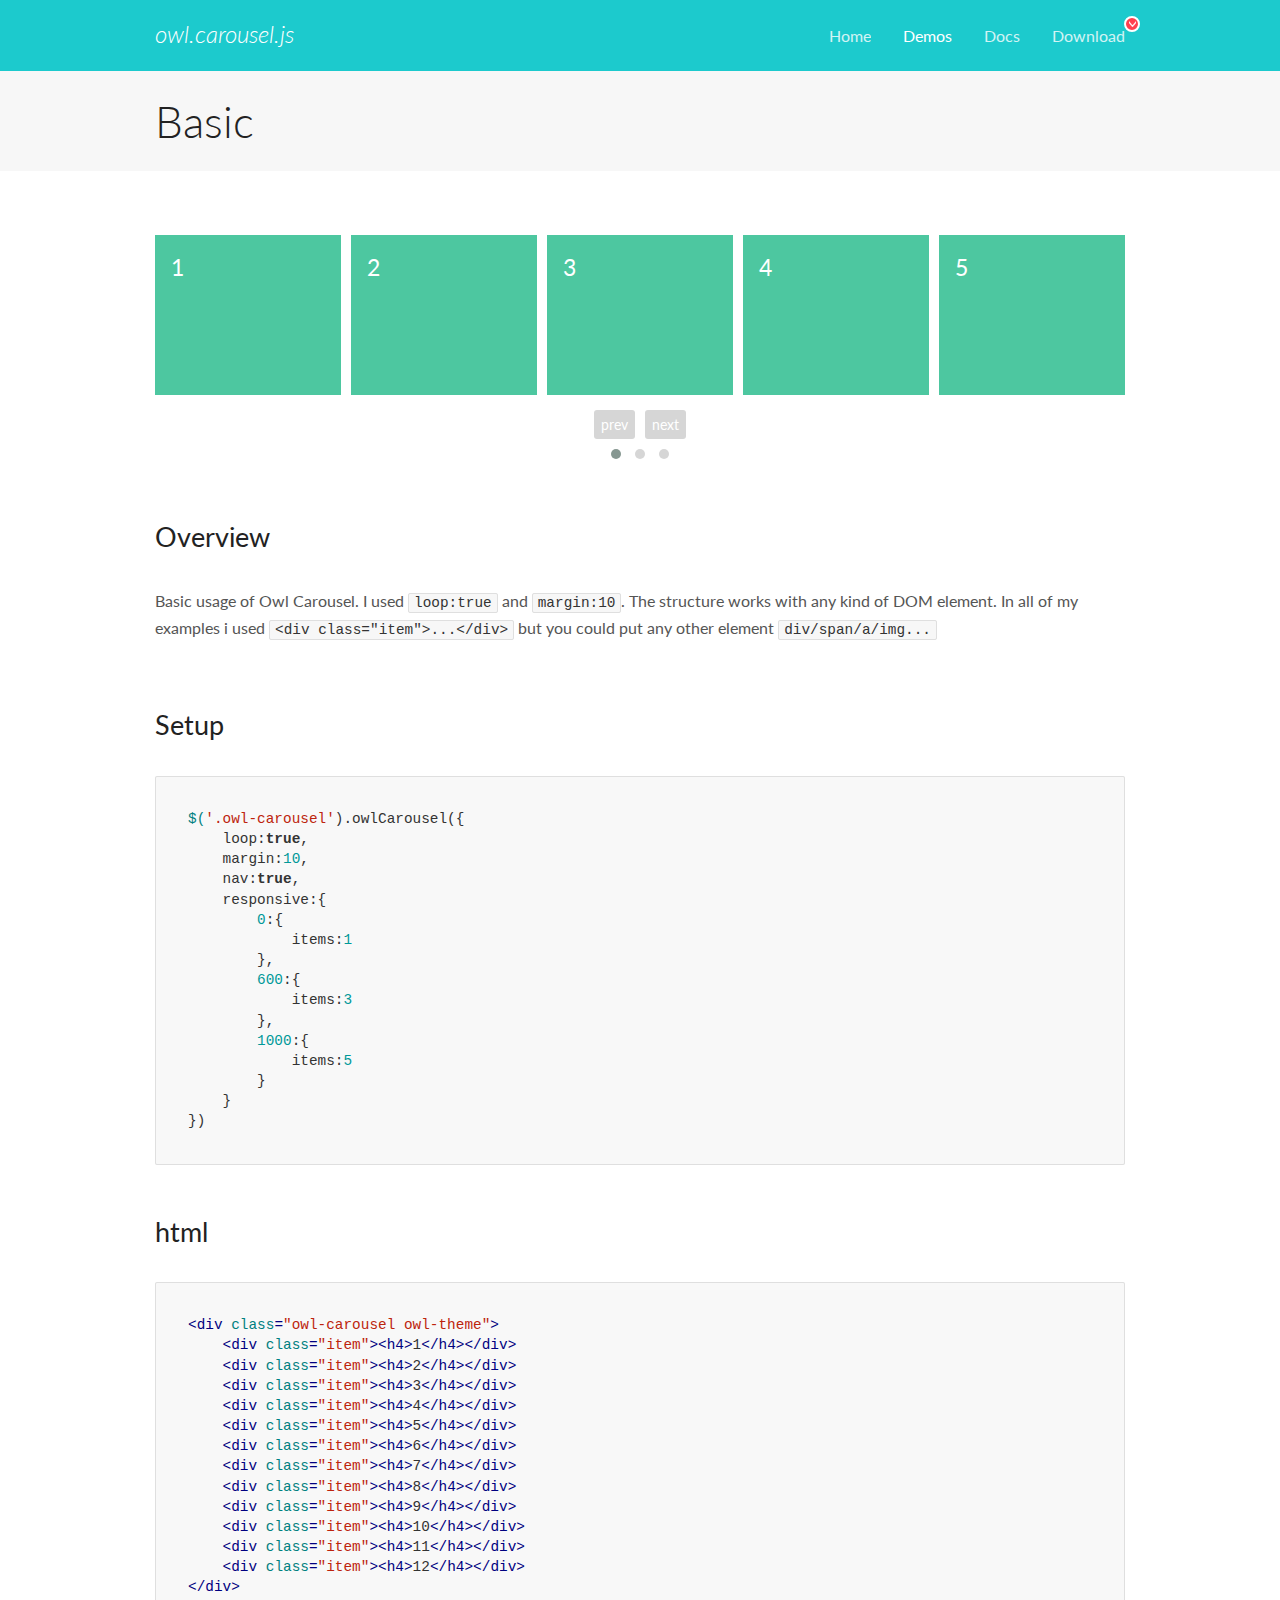
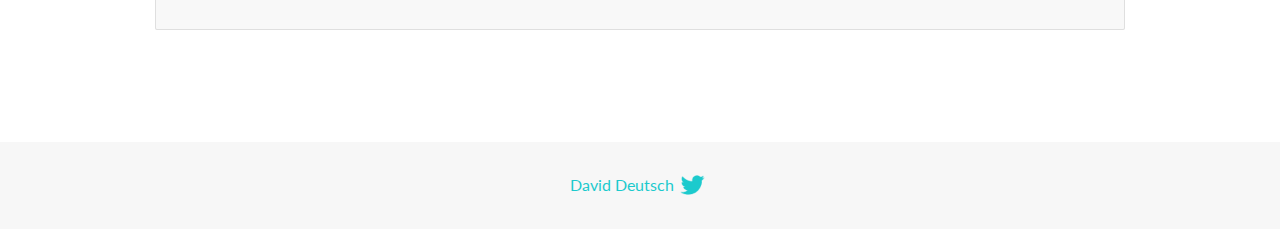
<file: nhang-1/OwlCarousel2-2.2.1/docs/demos/basic.html>
<!DOCTYPE html>
<html lang="en">
  <head>

    <!-- head -->
    <meta charset="utf-8">
    <meta name="msapplication-tap-highlight" content="no" />
    <meta name="viewport" content="width=device-width, initial-scale=1.0" />
    <meta name="description" content="Basic usage demo">
    <meta name="author" content="David Deutsch">
    <title>
      Basic Demo | Owl Carousel | 2.2.1
    </title>

    <!-- Stylesheets -->
    <link href='https://fonts.googleapis.com/css?family=Lato:300,400,700,400italic,300italic' rel='stylesheet' type='text/css'>
    <link rel="stylesheet" href="../assets/css/docs.theme.min.css">

    <!-- Owl Stylesheets -->
    <link rel="stylesheet" href="../assets/owlcarousel/assets/owl.carousel.min.css">
    <link rel="stylesheet" href="../assets/owlcarousel/assets/owl.theme.default.min.css">

    <!-- HTML5 shim and Respond.js IE8 support of HTML5 elements and media queries -->

    <!--[if lt IE 9]>
      <script src="https://oss.maxcdn.com/libs/html5shiv/3.7.0/html5shiv.js"></script>
      <script src="https://oss.maxcdn.com/libs/respond.js/1.3.0/respond.min.js"></script>
    <![endif]-->

    <!-- Favicons -->
    <link rel="apple-touch-icon-precomposed" sizes="144x144" href="../assets/ico/apple-touch-icon-144-precomposed.png">
    <link rel="shortcut icon" href="../assets/ico/favicon.png">
    <link rel="shortcut icon" href="favicon.ico">

    <!-- Yeah i know js should not be in header. Its required for demos.-->

    <!-- javascript -->
    <script src="../assets/vendors/jquery.min.js"></script>
    <script src="../assets/owlcarousel/owl.carousel.js"></script>
  </head>
  <body>

    <!-- header -->
    <header class="header">
      <div class="row">
        <div class="large-12 columns">
          <div class="brand left">
            <h3>
              <a href="/OwlCarousel2/">owl.carousel.js</a> 
            </h3>
          </div>
          <a id="toggle-nav" class="right">
            <span></span> <span></span> <span></span> 
          </a> 
          <div class="nav-bar">
            <ul class="clearfix">
              <li> <a href="/OwlCarousel2/index.html">Home</a>  </li>
              <li class="active">
                <a href="/OwlCarousel2/demos/demos.html">Demos</a> 
              </li>
              <li> <a href="/OwlCarousel2/docs/started-welcome.html">Docs</a>  </li>
              <li>
                <a href="https://github.com/OwlCarousel2/OwlCarousel2/archive/2.2.1.zip">Download</a> 
                <span class="download"></span> 
              </li>
            </ul>
          </div>
        </div>
      </div>
    </header>

    <!-- title -->
    <section class="title">
      <div class="row">
        <div class="large-12 columns">
          <h1>Basic</h1>
        </div>
      </div>
    </section>

    <!--  Demos -->
    <section id="demos">
      <div class="row">
        <div class="large-12 columns">
          <div class="owl-carousel owl-theme">
            <div class="item">
              <h4>1</h4>
            </div>
            <div class="item">
              <h4>2</h4>
            </div>
            <div class="item">
              <h4>3</h4>
            </div>
            <div class="item">
              <h4>4</h4>
            </div>
            <div class="item">
              <h4>5</h4>
            </div>
            <div class="item">
              <h4>6</h4>
            </div>
            <div class="item">
              <h4>7</h4>
            </div>
            <div class="item">
              <h4>8</h4>
            </div>
            <div class="item">
              <h4>9</h4>
            </div>
            <div class="item">
              <h4>10</h4>
            </div>
            <div class="item">
              <h4>11</h4>
            </div>
            <div class="item">
              <h4>12</h4>
            </div>
          </div>
          <h3 id="overview">Overview</h3>
          <p>Basic usage of Owl Carousel. I used <code>loop:true</code> and <code>margin:10</code>. The structure works with any kind of DOM element. In all of my examples i used <code>&lt;div class=&quot;item&quot;&gt;...&lt;/div&gt;</code> but you could
            put any other element <code>div/span/a/img...</code></p>
          <h3 id="setup">Setup</h3>
          <pre><code>$(&#39;.owl-carousel&#39;).owlCarousel({
    loop:true,
    margin:10,
    nav:true,
    responsive:{
        0:{
            items:1
        },
        600:{
            items:3
        },
        1000:{
            items:5
        }
    }
})</code></pre>
          <h3 id="html">html</h3>
          <pre><code>&lt;div class=&quot;owl-carousel owl-theme&quot;&gt;
    &lt;div class=&quot;item&quot;&gt;&lt;h4&gt;1&lt;/h4&gt;&lt;/div&gt;
    &lt;div class=&quot;item&quot;&gt;&lt;h4&gt;2&lt;/h4&gt;&lt;/div&gt;
    &lt;div class=&quot;item&quot;&gt;&lt;h4&gt;3&lt;/h4&gt;&lt;/div&gt;
    &lt;div class=&quot;item&quot;&gt;&lt;h4&gt;4&lt;/h4&gt;&lt;/div&gt;
    &lt;div class=&quot;item&quot;&gt;&lt;h4&gt;5&lt;/h4&gt;&lt;/div&gt;
    &lt;div class=&quot;item&quot;&gt;&lt;h4&gt;6&lt;/h4&gt;&lt;/div&gt;
    &lt;div class=&quot;item&quot;&gt;&lt;h4&gt;7&lt;/h4&gt;&lt;/div&gt;
    &lt;div class=&quot;item&quot;&gt;&lt;h4&gt;8&lt;/h4&gt;&lt;/div&gt;
    &lt;div class=&quot;item&quot;&gt;&lt;h4&gt;9&lt;/h4&gt;&lt;/div&gt;
    &lt;div class=&quot;item&quot;&gt;&lt;h4&gt;10&lt;/h4&gt;&lt;/div&gt;
    &lt;div class=&quot;item&quot;&gt;&lt;h4&gt;11&lt;/h4&gt;&lt;/div&gt;
    &lt;div class=&quot;item&quot;&gt;&lt;h4&gt;12&lt;/h4&gt;&lt;/div&gt;
&lt;/div&gt;</code></pre>
          <script>
            $(document).ready(function() {
              var owl = $('.owl-carousel');
              owl.owlCarousel({
                margin: 10,
                nav: true,
                loop: true,
                responsive: {
                  0: {
                    items: 1
                  },
                  600: {
                    items: 3
                  },
                  1000: {
                    items: 5
                  }
                }
              })
            })
          </script>
        </div>
      </div>
    </section>

    <!-- footer -->
    <footer class="footer">
      <div class="row">
        <div class="large-12 columns">
          <h5>
            <a href="/OwlCarousel2/docs/support-contact.html">David Deutsch</a> 
            <a id="custom-tweet-button" href="https://twitter.com/share?url=https://github.com/OwlCarousel2/OwlCarousel2&text=Owl Carousel - This is so awesome! " target="_blank"></a> 
          </h5>
        </div>
      </div>
    </footer>

    <!-- vendors -->
    <script src="../assets/vendors/highlight.js"></script>
    <script src="../assets/js/app.js"></script>
  </body>
</html>
</file>
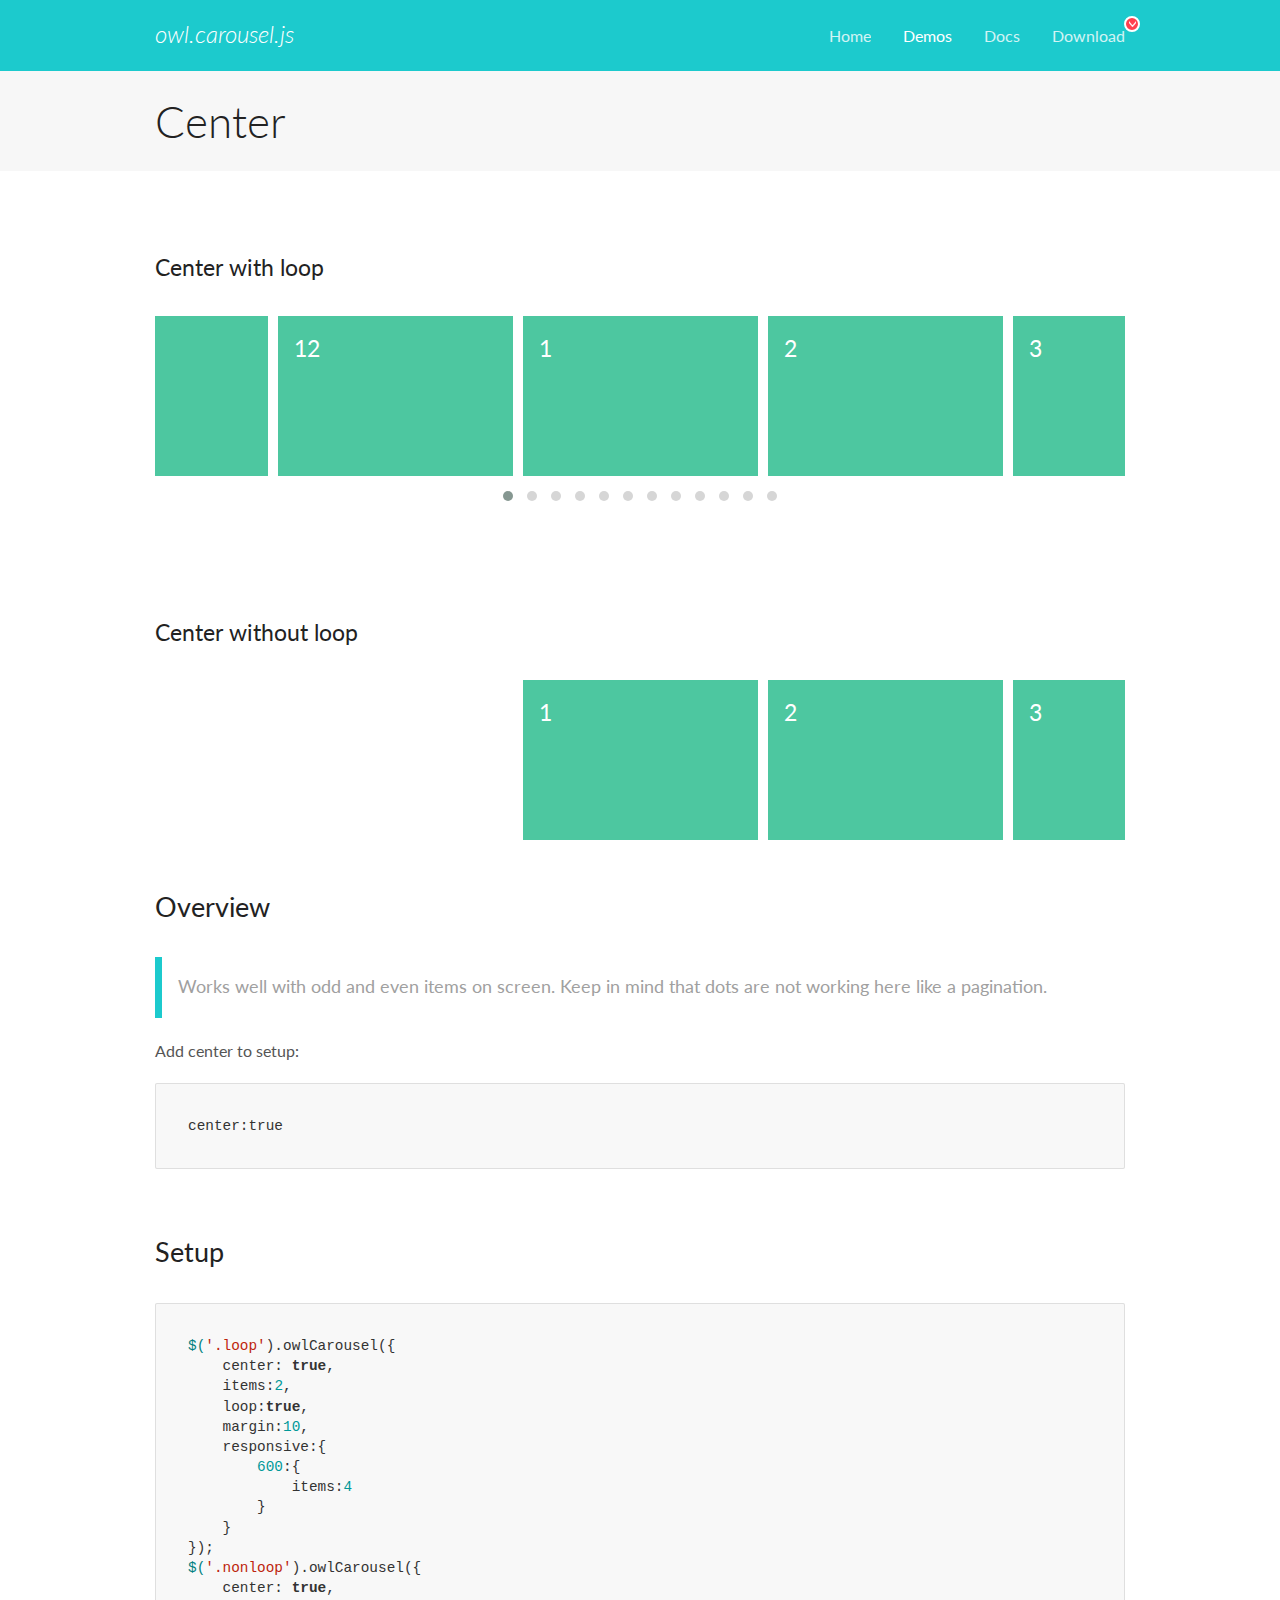
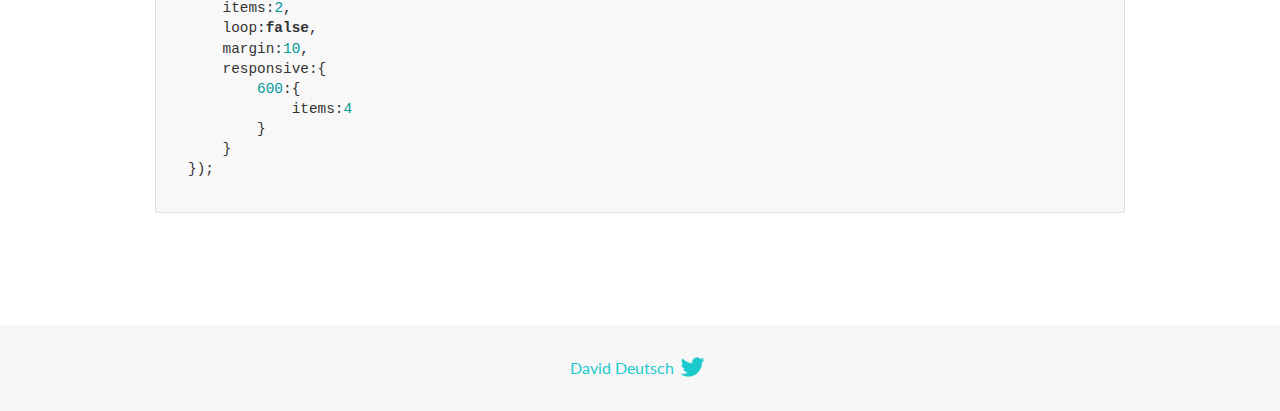
<file: nhang-1/OwlCarousel2-2.2.1/docs/demos/center.html>
<!DOCTYPE html>
<html lang="en">
  <head>

    <!-- head -->
    <meta charset="utf-8">
    <meta name="msapplication-tap-highlight" content="no" />
    <meta name="viewport" content="width=device-width, initial-scale=1.0" />
    <meta name="description" content="Center carousel">
    <meta name="author" content="David Deutsch">
    <title>
      Center Demo | Owl Carousel | 2.2.1
    </title>

    <!-- Stylesheets -->
    <link href='https://fonts.googleapis.com/css?family=Lato:300,400,700,400italic,300italic' rel='stylesheet' type='text/css'>
    <link rel="stylesheet" href="../assets/css/docs.theme.min.css">

    <!-- Owl Stylesheets -->
    <link rel="stylesheet" href="../assets/owlcarousel/assets/owl.carousel.min.css">
    <link rel="stylesheet" href="../assets/owlcarousel/assets/owl.theme.default.min.css">

    <!-- HTML5 shim and Respond.js IE8 support of HTML5 elements and media queries -->

    <!--[if lt IE 9]>
      <script src="https://oss.maxcdn.com/libs/html5shiv/3.7.0/html5shiv.js"></script>
      <script src="https://oss.maxcdn.com/libs/respond.js/1.3.0/respond.min.js"></script>
    <![endif]-->

    <!-- Favicons -->
    <link rel="apple-touch-icon-precomposed" sizes="144x144" href="../assets/ico/apple-touch-icon-144-precomposed.png">
    <link rel="shortcut icon" href="../assets/ico/favicon.png">
    <link rel="shortcut icon" href="favicon.ico">

    <!-- Yeah i know js should not be in header. Its required for demos.-->

    <!-- javascript -->
    <script src="../assets/vendors/jquery.min.js"></script>
    <script src="../assets/owlcarousel/owl.carousel.js"></script>
  </head>
  <body>

    <!-- header -->
    <header class="header">
      <div class="row">
        <div class="large-12 columns">
          <div class="brand left">
            <h3>
              <a href="/OwlCarousel2/">owl.carousel.js</a> 
            </h3>
          </div>
          <a id="toggle-nav" class="right">
            <span></span> <span></span> <span></span> 
          </a> 
          <div class="nav-bar">
            <ul class="clearfix">
              <li> <a href="/OwlCarousel2/index.html">Home</a>  </li>
              <li class="active">
                <a href="/OwlCarousel2/demos/demos.html">Demos</a> 
              </li>
              <li> <a href="/OwlCarousel2/docs/started-welcome.html">Docs</a>  </li>
              <li>
                <a href="https://github.com/OwlCarousel2/OwlCarousel2/archive/2.2.1.zip">Download</a> 
                <span class="download"></span> 
              </li>
            </ul>
          </div>
        </div>
      </div>
    </header>

    <!-- title -->
    <section class="title">
      <div class="row">
        <div class="large-12 columns">
          <h1>Center</h1>
        </div>
      </div>
    </section>

    <!--  Demos -->
    <section id="demos">
      <div class="row">
        <div class="large-12 columns">
          <h4 id="center-with-loop">Center with loop</h4>
          <div class="loop owl-carousel owl-theme">
            <div class="item">
              <h4>1</h4>
            </div>
            <div class="item">
              <h4>2</h4>
            </div>
            <div class="item">
              <h4>3</h4>
            </div>
            <div class="item">
              <h4>4</h4>
            </div>
            <div class="item">
              <h4>5</h4>
            </div>
            <div class="item">
              <h4>6</h4>
            </div>
            <div class="item">
              <h4>7</h4>
            </div>
            <div class="item">
              <h4>8</h4>
            </div>
            <div class="item">
              <h4>9</h4>
            </div>
            <div class="item">
              <h4>10</h4>
            </div>
            <div class="item">
              <h4>11</h4>
            </div>
            <div class="item">
              <h4>12</h4>
            </div>
          </div>
          <br>
          <h4 id="center-without-loop">Center without loop</h4>
          <div class="nonloop owl-carousel">
            <div class="item">
              <h4>1</h4>
            </div>
            <div class="item">
              <h4>2</h4>
            </div>
            <div class="item">
              <h4>3</h4>
            </div>
            <div class="item">
              <h4>4</h4>
            </div>
            <div class="item">
              <h4>5</h4>
            </div>
            <div class="item">
              <h4>6</h4>
            </div>
            <div class="item">
              <h4>7</h4>
            </div>
            <div class="item">
              <h4>8</h4>
            </div>
            <div class="item">
              <h4>9</h4>
            </div>
            <div class="item">
              <h4>10</h4>
            </div>
            <div class="item">
              <h4>11</h4>
            </div>
            <div class="item">
              <h4>12</h4>
            </div>
          </div>
          <h3 id="overview">Overview</h3>
          <blockquote>
            <p>Works well with odd and even items on screen. Keep in mind that dots are not working here like a pagination.</p>
          </blockquote>
          <p>Add center to setup:</p>
          <pre><code>center:true</code></pre>
          <h3 id="setup">Setup</h3>
          <pre><code>$(&#39;.loop&#39;).owlCarousel({
    center: true,
    items:2,
    loop:true,
    margin:10,
    responsive:{
        600:{
            items:4
        }
    }
});
$(&#39;.nonloop&#39;).owlCarousel({
    center: true,
    items:2,
    loop:false,
    margin:10,
    responsive:{
        600:{
            items:4
        }
    }
});</code></pre>
          <script>
            jQuery(document).ready(function($) {
              $('.loop').owlCarousel({
                center: true,
                items: 2,
                loop: true,
                margin: 10,
                responsive: {
                  600: {
                    items: 4
                  }
                }
              });
              $('.nonloop').owlCarousel({
                center: true,
                items: 2,
                loop: false,
                margin: 10,
                responsive: {
                  600: {
                    items: 4
                  }
                }
              });
            });
          </script>
        </div>
      </div>
    </section>

    <!-- footer -->
    <footer class="footer">
      <div class="row">
        <div class="large-12 columns">
          <h5>
            <a href="/OwlCarousel2/docs/support-contact.html">David Deutsch</a> 
            <a id="custom-tweet-button" href="https://twitter.com/share?url=https://github.com/OwlCarousel2/OwlCarousel2&text=Owl Carousel - This is so awesome! " target="_blank"></a> 
          </h5>
        </div>
      </div>
    </footer>

    <!-- vendors -->
    <script src="../assets/vendors/highlight.js"></script>
    <script src="../assets/js/app.js"></script>
  </body>
</html>
</file>
<file: nhang-1/header.css>
.wsheader {
    width: 100%;
    margin: 0 auto;
    background: #e0f0e5 url(hinhanh/header.png) no-repeat right bottom;
}
</file>
<file: nhang-1/style.css>
.wraper {
    position: relative;
    margin: 0 auto;
}
#head {
    position: relative;
    background: none;
    display: -webkit-flex;
    display: flex;
    align-items: center;
}
a, a:link, a:active, a:visited {
    color: #3ab54a;
}
body {
    color: #333;
    font-family: "Helvetica Neue",Helvetica,Arial,sans-serif;
    font-size: 14px;
    line-height: 1.42857;
    background-color: #FFF;
}
ul, ol {
    list-style: none;
}
.well {
    padding: 8px;
    line-height: 18px;
}
.well p {
    margin: 0;
}
</file>
<file: nhang-1/reponsive.css>
@media only screen and (min-width: 1440px){
    .wraper {
        margin-left: -24px;
    }
    .main {
        width: 100%;
        height: 40px;
    }
    .row_book{
        width: 100%;
    }
    .khung>.text {
        font-size: 20px;
    }
    #box-search .searchbox .input-search {
        width: 100%;
    }
    #box-search .search-input {
        width: 95%;
    }
}
@media only screen and (min-width: 1200px) and (max-width: 1439px){
    .wraper {
        max-width: 1928px;
    }
    .main {
        width: 100%;
        max-width: 1928px;
        height: 40px;
    }
    .row_book{
        width: 100%;
    }
    .khung>.text {
        font-size: 20px;
    }
    #box-search .searchbox .input-search {
        width: 100%;
    }
    #box-search .search-input {
        width: 95%;
    }
}
@media only screen and (min-width: 769px) and (max-width: 1024px) {
    .body{
        width: 1024px;
        witdh: 100%
    }
    #head {
        margin-left: -100px;
    }
    .logo{
        margin-left: 55px;
    }
    .row_book {
        right: 0;
        top: 35px;
        width: 70%;
    }
    .row_hotline{
        margin-left: -120px;
    }
    .wraper {
        max-width: 1928px;
    }
    .main {
        width: 1364px;
        margin-left: -340px;
        height: 75px
    }
    .khung>.text {
        font-size: 18px;
    }
}
@media only screen and (min-width: 426px) and (max-width: 769px) {
    .row_hotline {
        margin-left: -170px;
    }

    #head .giohang {
        margin-left: 100px;
    }
    #box-search .searchbox .input-search{
        margin-left: 30px;
    }
    #box-search .search-input {
        width: 70%;
    }
}
</file>
<file: nhang-1/menu.css>
.logo {
    padding: 5px 0px 5px 0px;
    float: left;
}
</file>
<file: nhang-1/row.css>
.row_hotline {
    position: absolute;
    left: 430px;
    top: 25px;
    display: -webkit-box;
    display: -webkit-flex;
    display: -moz-box;
    display: -ms-flexbox;
    display: flex;
    -webkit-box-align: center;
    -webkit-align-items: center;
    -moz-box-align: center;
    -ms-flex-align: center;
    align-items: center;
    padding-left: 39px;
    min-height: 30px;
    background-image: url(hinhanh/phone.svg);
    background-position: left center;
    background-repeat: no-repeat;
    font-size: 14px;
    line-height: 1.43;
}
.row_hotline_text {
    float: left;
    width: 130px;
    padding-right: 10px;
    color: rgba(0,0,0,.56);
    border-right: 1px solid rgba(0,0,0,.1);
    margin-right: 10px;
}
.row_hotline_tel1 {
    color: #3ab54a;
    font-weight: 600;
    font-size: 16px;
    position: absolute;
    left: 180px;
    margin-top: -10px;
}
.row_hotline_tel2 {
    color: #3ab54a;
    font-weight: 600;
    font-size: 16px;
    left: 180px;
    margin-top: 20px;
}
.row_hotline_tel1 a, .row_hotline_tel2 a {
    color: #3ab54a;
}
.row_book {
    right: 0;
    top: 35px;

}
#head .giohang {
    z-index: 11;
    margin-top: 2px;
    padding: 7px 4px 2px 4px;
    float: right;
    width: auto;
    background-color: #3ab54a;
    border: 1px solid #3ab54a;
    border-radius: 4px;
    -webkit-box-shadow: inset 0 1px 1px rgba(0,0,0,0.05);
    box-shadow: inset 0 1px 1px rgba(0,0,0,0.05);
}
#head .icongiohang {
    float: left;
    height: 25px;
    width: 32px;
    background: url(hinhanh/cart.png) no-repeat left center;
}
#head .title_giohang {
    float: left;
    font-size: 18px;
    color: #fff;
    padding-left: 5px;
}
.giohang_ul {
    position: relative;
    display: inline-block;
}
.giohang_ul_content {
    margin-top: 30px;
    margin-right: -10px;
    display: none;
    position: absolute;
    background-color: #f9f9f9;
    min-width: 260px;
    padding: 12px;
    right: 0px;
    z-index: 1111;
    border: 1px solid #e3e3e3;
    border-radius: 4px;
    -webkit-box-shadow: inset 0 1px 1px rgba(0,0,0,0.05);
    box-shadow: inset 0 1px 1px rgba(0,0,0,0.05);
}
.giohang_ul_content ul {
    width: 100%;
    margin: 0;
    padding: 0;
}
.giohang_ul:hover .giohang_ul_content {
    display: block;
}
a.btn {
    color: #fff;
}
.row_top {
    display: inline-block;
    margin: 4px;
    float: right;
    text-align: center;
    max-width: 300px;
}
.button.owl-prev{

}
.silder {
    width: 100%;
    margin: auto;
    background: #e0f0e5;
    padding: 10px;
    margin-bottom: 20px;
    padding: 0px 0 20px 10px;
    margin-top: 30px;

}
.silder h3 {
    margin: 0;
    color: #3ab54a;
    font-size: 20px;
    font-weight: bold;
    text-transform: uppercase;
    line-height: 1;
    position: relative;
}
.silder h3 a {
    color: #3ab54a;
}
.silder h4 {
    color: #3ab54a;
    font-size: 17px;
    font-weight: bold;
    text-transform: uppercase;
    line-height: 1;
    position: relative;
}
.silder h4 a {
    color: #3ab54a;
}
.silder_body {
    padding: 20px 20px 0 0;
    width: 100%;
}
.hinhanh {
    display: block;
    vertical-align: middle;
    -webkit-transform: perspective(1px) translateZ(0);
    transform: perspective(1px) translateZ(0);
    box-shadow: 0 0 1px transparent;
    position: relative;
    overflow: hidden;
    margin-bottom: 20px;
}
.hinhanh:before {
    content: "";
    position: absolute;
    z-index: -1;
    left: 0;
    right: 100%;
    bottom: 0;
    background: #3ab54a;
    height: 4px;
    -webkit-transition-property: right;
    transition-property: right;
    -webkit-transition-duration: 0.3s;
    transition-duration: 0.3s;
    -webkit-transition-timing-function: ease-out;
    transition-timing-function: ease-out;
}
#title_anh {
    position: absolute;
    left: 0;
    bottom: 0;
    text-align: center;
    z-index: 10;
    width: 100%;
    padding: 10px;
    background: #3fa14794;
}
#title_anh a {
    text-transform: uppercase;
    color: #fff;
    font-weight: 700;
    text-align: center;
}
#slider_home .owl-nav, #noibat_hot .owl-nav {
    display: none;
    position: absolute;
    top: 30%;
    right: 0;
    left: 0;
    z-index: 11111;
}
#slider_home .owl-nav .owl-prev, #noibat_hot .owl-nav .owl-prev {
    float: left;
    position: absolute;
    top: 30%;
    left: 0;
    z-index: 1111;
    font-size: 30px;
    width: 30px;
    height: 40px;
    background: #3fa147;
    color: #fff;
    text-align: center;
}
#slider_home .owl-nav .owl-next, #noibat_hot .owl-nav .owl-next {
    right: 0;
    float: right;
    color: #fff;
    position: absolute;
    z-index: 111;
    top: 30%;
    font-size: 30px;
    width: 30px;
    height: 40px;
    background: #3fa147;
    text-align: center;
}
.home-main{
    text-transform: uppercase;
    margin-top: 20px;
    padding: 8px 8px 5px 8px;
    color: #3ab54a;
    font-size: 25px;
    letter-spacing: 2px;
    font-weight: 600;
    text-align: center;
}
.home-line {
    border-bottom: 2px solid #3ab54a;
    display: block;
    width: 200px;
    margin: auto;
    margin-bottom: 10px;
}
.home-sp-item-line {
    display: block;
    vertical-align: middle;
    -webkit-transform: perspective(1px) translateZ(0);
    transform: perspective(1px) translateZ(0);
    box-shadow: 0 0 1px transparent;
    position: relative;
    overflow: hidden;
    margin-bottom: 20px;
}
.home-sp-item {
    display: block;
    margin-bottom: 3px;
    background-color: #fff;
}
.home-sp-item-img {
    max-height: 280px;
    width: 100%;
    overflow: hidden;
    position: relative;
    text-align: center;
    -webkit-transform: perspective(1px) translateZ(0);;
    -moz-transform: perspective(1px) translateZ(0);;
    -ms-transform: perspective(1px) translateZ(0);;
    -o-transform: perspective(1px) translateZ(0);;
    transform: perspective(1px) translateZ(0);;
}
.home-sp-item-img:hover img{
    -webkit-transform:scale(1.2);
    -moz-transform:scale(1.2);
    -o-transform:scale(1.2);
}
.home-sp-item-title {
    width: 100%;
    overflow: hidden;
    color: #fff;
    text-align: center;
    padding: 5px 0 5px 0;
    color: #3ab54a;
    font-size: 16px;
    background: #eaeaeaa1;
}
.home-text {
    padding: 10px;
    color: #3ab54a;
    font-size: 18px;
    font-weight: 500;
    text-align: center;
    margin: auto;
    max-width: 800px;
    margin-bottom: 20px;
}
.home-text:first-letter {
    float: left;
    padding: 4px 0;
    color: #f90000;
    font: 60px/45px Georgia, Times, serif;
}
.page_2{
    background: #e0f0e5;
    padding: 10px 0 30px 0;
    width: 100%;
    margin: auto;
}
.khung{
    background-color: #55655b;
    padding: 20px 0;
    color: #fff;
    border-radius: 5px;
    margin-bottom: 10px;
}
.khung>i{
    font-size: 50px;
    color: #fff;
}
.khung>.number{
    font-size: 50px;
    color: #fff;
}
.khung>.text{
    font-weight: normal;
    margin-top: 10px;
    margin-bottom: 0;
    text-align: center;
}
.slide-2{
    margin-top: 30px;
}
.title-slide-2{
    text-align: center;
    display: block;
    margin-bottom: 15px;
    border-bottom: none;
}
.title-slide-2>li {
    float: none;
    left: 0;
    right: 0;
    display: inline-block;
}
.title-slide-2>li> a {
    border: none;
    border-radius: 0;
    font-size: 16px;
    font-weight: bold;
    padding: 5px 5px;
    color: #fff;
    background: #3ab54a;
}
.title-slide-2 li.active a, .title-slide-2 li.active a:hover, .title-slide-2 li.active a:focus {
    background-color: #e5a92f;
    color: #fff;
    position: relative;
}
.title-slide-2 li a:hover{
    color:	#fff;
    border:none;
    background:#e5a92f;
}
.danhgiakhachhang {
    border-radius: 5px;
    border-bottom: 1px solid #e1e1e1;
    color: #908989;
    padding: 5px;
    margin-bottom: 10px;
    font-size: 14px;
    height: 160px;
    background: #f2f2f2;
    text-align: center;
}
.startms {
    color: #e5a92f;
    text-align: center;
}
.danhgia-home-line {
    border-bottom: 2px solid #3ab54a;
    display: block;
    width: 200px;
    margin: auto;
    margin-bottom: 10px;
}
.footer {
    position: relative;
    background: #e0f0e5 url(hinhanh/footer-banner.png) repeat-x scroll center bottom;
    padding-bottom: 20px;
    padding-top: 20px;
    font-size: 13px;
}
.box_footer {
    float: left;
    margin-bottom: 10px;
    width: 100%;
}
.home_sp_item_line {
    display: block;
    vertical-align: middle;
    -webkit-transform: perspective(1px) translateZ(0);
    transform: perspective(1px) translateZ(0);
    box-shadow: 0 0 1px transparent;
    position: relative;
    overflow: hidden;
    margin-bottom: 20px;
}

.home_sp_item {
    display: block;
    margin-bottom: 3px;
    background-color: #fff;
}
.home_sp_item_img {
    max-height: 280px;
    width: 100%;
    overflow: hidden;
    position: relative;
    text-align: center;
}

.home_sp_item_title {
    width: 100%;
    overflow: hidden;
    color: #fff;
    text-align: center;
    padding: 5px 0 5px 0;
    color: #3ab54a;
    font-size: 16px;
    background: #eaeaeaa1;
}
.money {
    color: red;
    font-weight: bold;
    padding: 5px;
}
.page_2>.danhgia>.container {
    width: 50%;
}
.hovai-box-details-3 {
    position: absolute;
    top: 0;
    left: 0;
    width: 100%;
    height: 100%;
    text-align: center;
    background: rgba(0,0,0,.5);
    transition: all ease .5s;
}
.tabel {
    padding: 10px;
    height: 100%;
    width: 100%;
    display: table;
}
.tabel-cell {
    width: 100%;
    height: 100%;
    display: table-cell;
    vertical-align: middle;
}
.hovai-box-image-3 img {
    transform: scale(1);
    transition: all ease .5s;
    width: 383px;
    height: 198px;
    margin-left: -5px;
}
.hovai-box-image-3{
    -webkit-transition: all .3s ease-out;
    -moz-transition: all .3s ease-out;
    -o-transition: all .3s ease-out;
    transition: all .3s ease-out;
}
.hovai-box-image-3:hover{
    -moz-transform: scale(2);
    -webkit-transform: scale(2);
    -o-transform: scale(2);
    -ms-transform: scale(2);
    transform: scale(2);
}
.hovai-box-details-3 h3 {
    color: #fff;
    font-size: 28px;
}
.hovai-box-details-3 p {
    color: #fff;
}
.hot{
    margin-bottom: 45px;
}
.canhbao_title {
    color: #e60e0e;
    font-size: 30px;
    font-weight: 600;
    text-align: center;
    text-transform: uppercase;
    margin-bottom: 10px;
    margin-top: 10px;
}
.canhbao_text {
    padding: 10px;
    color: #5d1503;
    font-size: 18px;
    font-weight: 500;
    text-align: center;
    margin: auto;
    max-width: 800px;
    margin-bottom: 20px;
}
.video-container {
    padding: 20px 0 20px 0;
    height: 100%;
    width: 100%;
    overflow: hidden;
    position: relative;
    height: 100%;
    -o-object-fit: cover;
    object-fit: cover;
}
.canhbao {
    padding: 10px;
    border-radius: 10px;
}
.canhbao_text:first-letter {
    float: left;
    padding: 4px 0;
    display: block;
    color: #5d1503;
    font: 80px/40px Georgia, Times, serif;
}
video {
    height: 100%;
    -o-object-fit: cover;
    object-fit: cover;
    min-width: 100%;
    min-height: 100%;
    position: absolute;
    top: 50%;
    left: 50%;
    transform: translateX(-50%) translateY(-50%);
}
.canhbao_list {
    margin-top:40px;
    text-align:center;
    width: 100%;
    color: #e60e0e;
    font-size: 28px;
    font-weight: 700;
    position: relative;
    text-transform: capitalize;
    padding-bottom: 20px;

}
.canhbao_list h3 {
    font-size: 20px;
    font-weight: bold;
    margin: 0;
    line-height: 35px;
    position: relative;
    display: inline-block;
    color: #f00;
}
.canhbao_list h3:before {
    content: "";
    position: absolute;
    bottom: -1px;
    left: 0;
    width: 100%;
    background:#e60e0e;
    height: 2px;
}
.biz-core-single {
    padding: 20px 15px;
    border-radius: 4px;
    background: #ffffff85;
    border: 1px solid #ebebeb;
    transition: all 0.3s;
    -webkit-transition: all 0.3s;
}
.biz-core-single:hover{
    transform: translate3d(0, -5px, 0);
    -webkit-transform: translate3d(0, -5px, 0);
    -webkit-box-shadow: 0 10px 40px rgba(0,0,0,.1);
    box-shadow: 0 10px 40px rgba(0,0,0,.1);
}
.biz-core-text {
    display: table;
    vertical-align: middle;
    float: none;
}
.biz-core-text h6 {
    margin-bottom: 5px;
    line-height: 20px;
    text-transform: uppercase;
    font-size: 10px;
    font-weight: bold;
}
.biz-core-text p {
    font-size: 14px;
    line-height: 20px;
    height: 80px;
    overflow: hidden;
    text-overflow: ellipsis;
    display: -webkit-box;
    max-height: 80px;
}
.biz-core-single .icon {
    font-size: 14px;
    border-radius: 4px;
    display: table;
    float: left;
    height: 30px;
    width: 30px;
    line-height: 30px;
    text-align: center;
    margin-right: 10px;
    vertical-align: middle;
    margin-top: 10px;
}
.fa{
    margin-top: 10px;
}
.canhbao>.row>.col-md-6.col-sm-8{
    margin-bottom: 5px;
}
.home-body{
    margin-bottom: 10px;
    padding: 10px;
}
.camnang_img img {
    width: 100%;
    height: 300px;
}
.camnang_title {
    width: 100%;
    margin: 10px 0 10px 0;
    text-align: left;
    color: #eda220;
    font-size: 18px;
    font-weight: 600;
}
.hometext {
    font-size: 16px;
    font-weight: 500;
}
ul.related {
    padding: 0;
    margin: 0;
    width: 100%;
}
ul.related li {
    display: inline;
    float: left;
    width: 100%;
    border-bottom: 1px dashed #CCC;
    padding-bottom: 3px;
    margin-bottom: 3px;
}
.footer-1{
    font-size: 16px;
    color: #3ab54a;
    margin: 5px;
    font-weight: bold;
}
.page-footer>ul>li>a{
    color: rgba(12,12,12,0.8);
}
</file>
<file: nhang-1/search.css>
#box-search .search-input {
    height: 37px;
    float: right;
    margin-right: 10px;
}
#box-search .searchbox {
    position: relative;
}
#box-search .searchbox .input-search {
    width: 100%;
    height: 37px;
    -webkit-box-shadow: 0 0 2px 2px rgba(139,150,32,1);
    -moz-box-shadow: 0 0 2px 2px rgba(139,150,32,1);
    box-shadow: 0 0 3px 1px rgb(0, 153, 0);
    border: 1px #dadcce solid;
    padding: 4px 30px 4px 10px;
}
#box-search .dropdown-menu.template {
    left: 0!important;
    width: 100%;
    z-index: 9999;
}
#box-search .searchbox button, #box-search .searchbox button:focus {
    background: transparent;
    border: none;
    outline: none;
    position: absolute;
    right: 10px;
    top: 8px;
}
#box-search .searchbox button i {
    font-size: 18px;
    color: #009900;
    margin-top: 2px;
}
</file>
<file: nhang-1/rowmenu.css>
*{
    margin:0;
    padding: 0
}
.main {
    background: #3ab54a;
    float: left;
    position: fixed;
    z-index: 1000;
}
.main>.container>.row>ul>li>.active>a {
    background: #e5a92f;
}
.main ul {
    float: left;
    list-style: none;
}

.main ul li {
    position: relative;
    float: left;
}
.main li a {
    display: block;
    color: #ffffff;
    font-weight: bold;
    text-decoration: none;
    text-transform: uppercase;
}
a.menu-xuong {
    padding: 3px 15px;
}
a.menu-thuong{
    padding: 10px 15px;
}
.main li a:hover {
    background: #ffffff;
}
.main>.container>.row>.ul>.li>.ul>.wsmegamenu>.wraper_menu_mega>.owl-carousel owl-theme tms_menu_site owl-loaded owl-drag>.owl-stage-outer>.owl-stage>.owl-item active>.item>li a {
    font-size: 10px;
}
.main li ul{
    background: #e5a92f;
    position: absolute;
    display: none;
    width: 230px;
    margin:auto;
    border-bottom: 1px dashed rgba(102,102,102,.3);
}
.main li ul a:hover{
    color: #666666;
}

.main li:hover ul{
    display: block;
}

.main ul li ul li {
    width: 100%;
}

.main li:hover > a{
    background: #e5a92f;
}
.navbar-fixed-top{
    background: #3ab54a;
    float: left;
    position: fixed;
    z-index: 9999;
}
.show {
    top: 0px;
}
.wsmegamenu {
    position: absolute;
    z-index: 1000;
    background-color: #3ab54a;
    float: left;
    width: 1120px;
    margin-left: -200px;
}
.wraper_menu_mega {
    max-width: 1180px;
    width: 100%;
    text-align: center;
}
.a {
    display: block;
    color: #ffffff;
    font-weight: bold;
    text-decoration: none;
    text-transform: uppercase;
    padding: 10px 15px;
}
.main>.container>.row>ul>li>ul.sub-menu {
    position: absolute;
    top: 43px;
    z-index: 1000;
    margin: 0px;
    padding: 0px;
    min-width: 190px;
    background-color: #ffffff;
    border: solid 1px #eeeeee;
    margin-top: -10px;
}
.main>.container>.row>ul>li>ul.sub-menu>li {
    position: relative;
    margin: 0px;
    padding: 0px;
    display: block;
    border-bottom: 1px dashed rgba(102,102,102,.3);
}
.main>.container>.row>ul>li>ul.sub-menu>li>a {
    background-image: none;
    color: #666666;
    border-right: 0 none;
    text-align: left;
    display: block;
    line-height: 22px;
    padding: 8px 12px;
    text-transform: none;
    font-size: 13px;
    letter-spacing: normal;
    border-right: 0px solid;
}
</file>
<file: nhang/header.css>
.wsheader {
    width: 100%;
    margin: 0 auto;
    background: #e0f0e5 url(hinhanh/header.png) no-repeat right bottom;
}
</file>
<file: nhang/style.css>
.wraper {
    position: relative;
    margin: 0 auto;
}
#head {
    position: relative;
    background: none;
    display: -webkit-flex;
    display: flex;
    align-items: center;
}
a, a:link, a:active, a:visited {
    color: #3ab54a;
}
body {
    color: #333;
    font-family: "Helvetica Neue",Helvetica,Arial,sans-serif;
    font-size: 14px;
    line-height: 1.42857;
    background-color: #FFF;
}
ul, ol {
    list-style: none;
}
.well {
    padding: 8px;
    line-height: 18px;
}
.well p {
    margin: 0;
}
.copyright{
    background: #1fab00;
    text-align: center;
    color:#ffffff;
    text-decoration: none;
}
.copyright a{
    color:#ffffff;
    text-decoration: none;
}
</file>
<file: nhang/reponsive.css>
@media only screen and (min-width: 1440px){
    .wraper {
        margin-left: -24px;
    }
    .main {
        width: 100%;
        height: 40px;
    }
    .row_book{
        width: 100%;
    }
    .khung>.text {
        font-size: 20px;
    }
    #box-search .searchbox .input-search {
        width: 100%;
    }
    #box-search .search-input {
        width: 95%;
    }
}
@media only screen and (min-width: 1200px) and (max-width: 1439px){
    .wraper {
        max-width: 1928px;
    }
    .main {
        width: 100%;
        max-width: 1928px;
        height: 40px;
    }
    .row_book{
        width: 100%;
    }
    .khung>.text {
        font-size: 20px;
    }
    #box-search .searchbox .input-search {
        width: 100%;
    }
    #box-search .search-input {
        width: 95%;
    }
}
@media only screen and (min-width: 769px) and (max-width: 1024px) {
    .body{
        width: 1024px;
        witdh: 100%
    }
    #head {
        margin-left: -100px;
    }
    .logo{
        margin-left: 55px;
    }
    .row_book {
        right: 0;
        top: 35px;
        width: 70%;
    }
    .row_hotline{
        margin-left: -120px;
    }
    .wraper {
        max-width: 1928px;
    }
    .main {
        width: 1364px;
        margin-left: -340px;
        height: 75px
    }
    .khung>.text {
        font-size: 18px;
    }
}
@media only screen and (min-width: 426px) and (max-width: 769px) {
    .row_hotline {
        margin-left: -170px;
    }

    #head .giohang {
        margin-left: 100px;
    }
    #box-search .searchbox .input-search{
        margin-left: 30px;
    }
    #box-search .search-input {
        width: 70%;
    }
}
</file>
<file: nhang/menu.css>
.logo {
    padding: 5px 0px 5px 0px;
    float: left;
}
</file>
<file: nhang/row.css>
.row_hotline {
    position: absolute;
    left: 430px;
    top: 25px;
    display: -webkit-box;
    display: -webkit-flex;
    display: -moz-box;
    display: -ms-flexbox;
    display: flex;
    -webkit-box-align: center;
    -webkit-align-items: center;
    -moz-box-align: center;
    -ms-flex-align: center;
    align-items: center;
    padding-left: 39px;
    min-height: 30px;
    background-image: url(hinhanh/phone.svg);
    background-position: left center;
    background-repeat: no-repeat;
    font-size: 14px;
    line-height: 1.43;
}
.row_hotline_text {
    float: left;
    width: 130px;
    padding-right: 10px;
    color: rgba(0,0,0,.56);
    border-right: 1px solid rgba(0,0,0,.1);
    margin-right: 10px;
}
.row_hotline_tel1 {
    color: #3ab54a;
    font-weight: 600;
    font-size: 16px;
    position: absolute;
    left: 180px;
    margin-top: -10px;
}
.row_hotline_tel2 {
    color: #3ab54a;
    font-weight: 600;
    font-size: 16px;
    left: 180px;
    margin-top: 20px;
}
.row_hotline_tel1 a, .row_hotline_tel2 a {
    color: #3ab54a;
}
.row_book {
    right: 0;
    top: 35px;

}
#head .giohang {
    z-index: 11;
    margin-top: 2px;
    padding: 7px 4px 2px 4px;
    float: right;
    width: auto;
    background-color: #3ab54a;
    border: 1px solid #3ab54a;
    border-radius: 4px;
    -webkit-box-shadow: inset 0 1px 1px rgba(0,0,0,0.05);
    box-shadow: inset 0 1px 1px rgba(0,0,0,0.05);
}
#head .icongiohang {
    float: left;
    height: 25px;
    width: 32px;
    background: url(hinhanh/cart.png) no-repeat left center;
}
#head .title_giohang {
    float: left;
    font-size: 18px;
    color: #fff;
    padding-left: 5px;
}
.giohang_ul {
    position: relative;
    display: inline-block;
}
.giohang_ul_content {
    margin-top: 30px;
    margin-right: -10px;
    display: none;
    position: absolute;
    background-color: #f9f9f9;
    min-width: 260px;
    padding: 12px;
    right: 0px;
    z-index: 1111;
    border: 1px solid #e3e3e3;
    border-radius: 4px;
    -webkit-box-shadow: inset 0 1px 1px rgba(0,0,0,0.05);
    box-shadow: inset 0 1px 1px rgba(0,0,0,0.05);
}
.giohang_ul_content ul {
    width: 100%;
    margin: 0;
    padding: 0;
}
.giohang_ul:hover .giohang_ul_content {
    display: block;
}
a.btn {
    color: #fff;
}
.row_top {
    display: inline-block;
    margin: 4px;
    float: right;
    text-align: center;
    max-width: 300px;
}
.button.owl-prev{

}
.silder {
    width: 100%;
    margin: auto;
    background: #e0f0e5;
    padding: 10px;
    margin-bottom: 20px;
    padding: 10px 0 0 10px;
    margin-top: 30px;

}
.silder h3 {
    margin: 0;
    color: #3ab54a;
    font-size: 20px;
    font-weight: bold;
    text-transform: uppercase;
    line-height: 1;
    position: relative;
}
.silder h3 a {
    color: #3ab54a;
}
.silder h4 {
    color: #3ab54a;
    font-size: 17px;
    font-weight: bold;
    text-transform: uppercase;
    line-height: 1;
    position: relative;
}
.silder h4 a {
    color: #3ab54a;
}
.silder_body {
    padding: 20px 20px 0 0;
    width: 100%;
}
.hinhanh {
    display: block;
    vertical-align: middle;
    -webkit-transform: perspective(1px) translateZ(0);
    transform: perspective(1px) translateZ(0);
    box-shadow: 0 0 1px transparent;
    position: relative;
    overflow: hidden;
    margin-bottom: 20px;
}
.hinhanh:before {
    content: "";
    position: absolute;
    z-index: -1;
    left: 0;
    right: 100%;
    bottom: 0;
    background: #3ab54a;
    height: 4px;
    -webkit-transition-property: right;
    transition-property: right;
    -webkit-transition-duration: 0.3s;
    transition-duration: 0.3s;
    -webkit-transition-timing-function: ease-out;
    transition-timing-function: ease-out;
}
#title_anh {
    position: absolute;
    left: 0;
    bottom: 0;
    text-align: center;
    z-index: 10;
    width: 100%;
    padding: 10px;
    background: #3fa14794;
}
#title_anh a {
    text-transform: uppercase;
    color: #fff;
    font-weight: 700;
    text-align: center;
}
#slider_home .owl-nav, #noibat_hot .owl-nav {
    display: none;
    position: absolute;
    top: 30%;
    right: 0;
    left: 0;
    z-index: 11111;
}
#slider_home .owl-nav .owl-prev, #noibat_hot .owl-nav .owl-prev {
    float: left;
    position: absolute;
    top: 30%;
    left: 0;
    z-index: 1111;
    font-size: 30px;
    width: 30px;
    height: 40px;
    background: #3fa147;
    color: #fff;
    text-align: center;
}
#slider_home .owl-nav .owl-next, #noibat_hot .owl-nav .owl-next {
    right: 0;
    float: right;
    color: #fff;
    position: absolute;
    z-index: 111;
    top: 30%;
    font-size: 30px;
    width: 30px;
    height: 40px;
    background: #3fa147;
    text-align: center;
}
.home-main{
    text-transform: uppercase;
    margin-top: 20px;
    padding: 8px 8px 5px 8px;
    color: #3ab54a;
    font-size: 25px;
    letter-spacing: 2px;
    font-weight: 600;
    text-align: center;
}
.home-line {
    border-bottom: 2px solid #3ab54a;
    display: block;
    width: 200px;
    margin: auto;
    margin-bottom: 10px;
}
.home-sp-item-line {
    display: block;
    vertical-align: middle;
    -webkit-transform: perspective(1px) translateZ(0);
    transform: perspective(1px) translateZ(0);
    box-shadow: 0 0 1px transparent;
    position: relative;
    overflow: hidden;
    margin-bottom: 20px;
}
.home-sp-item {
    display: block;
    margin-bottom: 3px;
    background-color: #fff;
}
.home-sp-item-img {
    max-height: 280px;
    width: 100%;
    overflow: hidden;
    position: relative;
    text-align: center;
    -webkit-transform: perspective(1px) translateZ(0);;
    -moz-transform: perspective(1px) translateZ(0);;
    -ms-transform: perspective(1px) translateZ(0);;
    -o-transform: perspective(1px) translateZ(0);;
    transform: perspective(1px) translateZ(0);;
}
.home-sp-item-img:hover img{
    -webkit-transform:scale(1.2);
    -moz-transform:scale(1.2);
    -o-transform:scale(1.2);
}
.home-sp-item-title {
    width: 100%;
    overflow: hidden;
    color: #fff;
    text-align: center;
    padding: 5px 0 5px 0;
    color: #3ab54a;
    font-size: 16px;
    background: #eaeaeaa1;
}
.home-text {
    padding: 10px;
    color: #3ab54a;
    font-size: 18px;
    font-weight: 500;
    text-align: center;
    margin: auto;
    max-width: 800px;
    margin-bottom: 20px;
}
.home-text:first-letter {
    float: left;
    padding: 4px 0;
    color: #f90000;
    font: 60px/45px Georgia, Times, serif;
}
.page_2{
    background: #e0f0e5;
    padding: 10px 0 30px 0;
    width: 100%;
    margin: auto;
}
.khung{
    background-color: #55655b;
    padding: 20px 0;
    color: #fff;
    border-radius: 5px;
    margin-bottom: 10px;
}
.khung>i{
    font-size: 50px;
    color: #fff;
}
.khung>.number{
    font-size: 50px;
    color: #fff;
}
.khung>.text{
    font-weight: normal;
    margin-top: 10px;
    margin-bottom: 0;
    text-align: center;
}
.slide-2{
    margin-top: 30px;
}
.title-slide-2{
    text-align: center;
    display: block;
    margin-bottom: 15px;
    border-bottom: none;
}
.title-slide-2>li {
    float: none;
    left: 0;
    right: 0;
    display: inline-block;
}
.title-slide-2>li> a {
    border: none;
    border-radius: 0;
    font-size: 16px;
    font-weight: bold;
    padding: 5px 5px;
    color: #fff;
    background: #3ab54a;
}
.title-slide-2 li.active a, .title-slide-2 li.active a:hover, .title-slide-2 li.active a:focus {
    background-color: #e5a92f;
    color: #fff;
    position: relative;
}
.title-slide-2 li a:hover{
    color:	#fff;
    border:none;
    background:#e5a92f;
}
.danhgiakhachhang {
    border-radius: 5px;
    border-bottom: 1px solid #e1e1e1;
    color: #908989;
    padding: 5px;
    margin-bottom: 10px;
    font-size: 14px;
    height: 160px;
    background: #f2f2f2;
    text-align: center;
}
.startms {
    color: #e5a92f;
    text-align: center;
}
.danhgia-home-line {
    border-bottom: 2px solid #3ab54a;
    display: block;
    width: 200px;
    margin: auto;
    margin-bottom: 10px;
}
.footer {
    position: relative;
    background: #e0f0e5 url(hinhanh/footer-banner.png) repeat-x scroll center bottom;
    padding-bottom: 20px;
    padding-top: 20px;
    font-size: 13px;
}
.box_footer {
    float: left;
    margin-bottom: 10px;
    width: 100%;
}
.home_sp_item_line {
    display: block;
    vertical-align: middle;
    -webkit-transform: perspective(1px) translateZ(0);
    transform: perspective(1px) translateZ(0);
    box-shadow: 0 0 1px transparent;
    position: relative;
    overflow: hidden;
    margin-bottom: 20px;
}

.home_sp_item {
    display: block;
    margin-bottom: 3px;
    background-color: #fff;
}
.home_sp_item_img {
    max-height: 280px;
    width: 100%;
    overflow: hidden;
    position: relative;
    text-align: center;
}

.home_sp_item_title {
    width: 100%;
    overflow: hidden;
    color: #fff;
    text-align: center;
    padding: 5px 0 5px 0;
    color: #3ab54a;
    font-size: 16px;
    background: #eaeaeaa1;
}
.money {
    color: red;
    font-weight: bold;
    padding: 5px;
}
.page_2>.danhgia>.container {
    width: 50%;
}
.hovai-box-details-3 {
    position: absolute;
    top: 0;
    left: 0;
    width: 100%;
    height: 100%;
    text-align: center;
    background: rgba(0,0,0,.5);
    transition: all ease .5s;
}
.tabel {
    padding: 10px;
    height: 100%;
    width: 100%;
    display: table;
}
.tabel-cell {
    width: 100%;
    height: 100%;
    display: table-cell;
    vertical-align: middle;
}
.hovai-box-image-3 img {
    transform: scale(1);
    transition: all ease .5s;
    width: 383px;
    height: 198px;
    margin-left: -5px;
}
.hovai-box-image-3{
    -webkit-transition: all .3s ease-out;
    -moz-transition: all .3s ease-out;
    -o-transition: all .3s ease-out;
    transition: all .3s ease-out;
}
.hovai-box-image-3:hover{
    -moz-transform: scale(2);
    -webkit-transform: scale(2);
    -o-transform: scale(2);
    -ms-transform: scale(2);
    transform: scale(2);
}
.hovai-box-details-3 h3 {
    color: #fff;
    font-size: 28px;
}
.hovai-box-details-3 p {
    color: #fff;
}
.hot{
    margin-bottom: 45px;
}
.canhbao_title {
    color: #e60e0e;
    font-size: 30px;
    font-weight: 600;
    text-align: center;
    text-transform: uppercase;
    margin-bottom: 10px;
    margin-top: 10px;
}
.canhbao_text {
    padding: 10px;
    color: #5d1503;
    font-size: 18px;
    font-weight: 500;
    text-align: center;
    margin: auto;
    max-width: 800px;
    margin-bottom: 20px;
}
.video-container {
    padding: 20px 0 20px 0;
    height: 100%;
    width: 100%;
    overflow: hidden;
    position: relative;
    height: 100%;
    -o-object-fit: cover;
    object-fit: cover;
}
.canhbao {
    padding: 10px;
    border-radius: 10px;
}
.canhbao_text:first-letter {
    float: left;
    padding: 4px 0;
    display: block;
    color: #5d1503;
    font: 80px/40px Georgia, Times, serif;
}
video {
    height: 100%;
    -o-object-fit: cover;
    object-fit: cover;
    min-width: 100%;
    min-height: 100%;
    position: absolute;
    top: 50%;
    left: 50%;
    transform: translateX(-50%) translateY(-50%);
}
.canhbao_list {
    margin-top:40px;
    text-align:center;
    width: 100%;
    color: #e60e0e;
    font-size: 28px;
    font-weight: 700;
    position: relative;
    text-transform: capitalize;
    padding-bottom: 20px;

}
.canhbao_list h3 {
    font-size: 20px;
    font-weight: bold;
    margin: 0;
    line-height: 35px;
    position: relative;
    display: inline-block;
    color: #f00;
}
.canhbao_list h3:before {
    content: "";
    position: absolute;
    bottom: -1px;
    left: 0;
    width: 100%;
    background:#e60e0e;
    height: 2px;
}
.biz-core-single {
    padding: 20px 15px;
    border-radius: 4px;
    background: #e60e0e;
    border: 1px solid #ebebeb;
    transition: all 0.3s;
    -webkit-transition: all 0.3s;
}
.biz-core-single:hover{
    transform: translate3d(0, -5px, 0);
    -webkit-transform: translate3d(0, -5px, 0);
    -webkit-box-shadow: 0 10px 40px rgba(0,0,0,.1);
    box-shadow: 0 10px 40px rgba(0,0,0,.1);
}
.biz-core-text {
    display: table;
    vertical-align: middle;
    float: none;
}
.biz-core-text h6 {
    margin-bottom: 5px;
    line-height: 20px;
    text-transform: uppercase;
    font-size: 10px;
    color:#ffed05;
    font-weight: bold;
}
.biz-core-text p {
    font-size: 14px;
    line-height: 20px;
    height: 80px;
    overflow: hidden;
    text-overflow: ellipsis;
    display: -webkit-box;
    color: #ffed05;
    max-height: 80px;
}
.biz-core-single .icon {
    font-size: 14px;
    border-radius: 4px;
    display: table;
    float: left;
    height: 30px;
    width: 30px;
    line-height: 30px;
    text-align: center;
    margin-right: 10px;
    vertical-align: middle;
    background-color:#ffed05;
    margin-top: 10px;
}
.fa{
    margin-top: 10px;
}
.canhbao>.row>.col-md-6.col-sm-8{
    margin-bottom: 5px;
}
.home-body{
    margin-bottom: 10px;
    padding: 10px;
}
.camnang_img img {
    width: 100%;
    height: 300px;
}
.camnang_title {
    width: 100%;
    margin: 10px 0 10px 0;
    text-align: left;
    color: #eda220;
    font-size: 18px;
    font-weight: 600;
}
.hometext {
    font-size: 16px;
    font-weight: 500;
}
ul.related {
    padding: 0;
    margin: 0;
    width: 100%;
}
ul.related li {
    display: inline;
    float: left;
    width: 100%;
    border-bottom: 1px dashed #CCC;
    padding-bottom: 3px;
    margin-bottom: 3px;
}
.footer-1{
    font-size: 16px;
    color: #3ab54a;
    margin: 5px;
    font-weight: bold;
}
.page-footer>ul>li>a{
    color: rgba(12,12,12,0.8);
}
</file>
<file: nhang/search.css>
#box-search .search-input {
    height: 37px;
    float: right;
    margin-right: 10px;
}
#box-search .searchbox {
    position: relative;
}
#box-search .searchbox .input-search {
    width: 100%;
    height: 37px;
    -webkit-box-shadow: 0 0 2px 2px rgba(139,150,32,1);
    -moz-box-shadow: 0 0 2px 2px rgba(139,150,32,1);
    box-shadow: 0 0 3px 1px rgb(0, 153, 0);
    border: 1px #dadcce solid;
    padding: 4px 30px 4px 10px;
}
#box-search .dropdown-menu.template {
    left: 0!important;
    width: 100%;
    z-index: 9999;
}
#box-search .searchbox button, #box-search .searchbox button:focus {
    background: transparent;
    border: none;
    outline: none;
    position: absolute;
    right: 10px;
    top: 8px;
}
#box-search .searchbox button i {
    font-size: 18px;
    color: #009900;
}
</file>
<file: nhang/rowmenu.css>
*{
    margin:0;
    padding: 0
}
.main {
    background: #3ab54a;
    float: left;
}
.navbar-fixed-top{
    background: #3ab54a;
    float: left;
    position: fixed;
    z-index: 9999;
}
.show {
    top: 0px;
}
.main>.container>.row>ul>li>.active>a {
    background: #e5a92f;
}
.main ul {
    float: left;
    list-style: none;
}

.main ul li {
    position: relative;
    float: left;
}
.main li a {
    display: block;
    color: #ffffff;
    font-weight: bold;
    text-decoration: none;
    text-transform: uppercase;
}
a.menu-xuong {
    padding: 3px 15px;
}
a.menu-thuong{
    padding: 10px 15px;
}
.main li a:hover {
    background: #ffffff;
}
.main>.container>.row>.ul>.li>.ul>.wsmegamenu>.wraper_menu_mega>.owl-carousel owl-theme tms_menu_site owl-loaded owl-drag>.owl-stage-outer>.owl-stage>.owl-item active>.item>li a {
    font-size: 10px;
}
.main li ul{
    background: #e5a92f;
    position: absolute;
    display: none;
    width: 230px;
    margin:auto;
    border-bottom: 1px dashed rgba(102,102,102,.3);
}
.main li ul a:hover{
    color: #666666;
}

.main li:hover ul{
    display: block;
}

.main ul li ul li {
    width: 100%;
}

.main li:hover > a{
    background: #e5a92f;
}
.wsmegamenu {
    position: absolute;
    z-index: 1000;
    background-color: #3ab54a;
    float: left;
    width: 1120px;
    margin-left: -200px;
}
.wraper_menu_mega {
    max-width: 1180px;
    width: 100%;
    text-align: center;
}
.a {
    display: block;
    color: #ffffff;
    font-weight: bold;
    text-decoration: none;
    text-transform: uppercase;
    padding: 10px 15px;
}
.main>.container>.row>ul>li>ul.sub-menu {
    position: absolute;
    top: 43px;
    z-index: 1000;
    margin: 0px;
    padding: 0px;
    min-width: 190px;
    background-color: #ffffff;
    border: solid 1px #eeeeee;
    margin-top: -10px;
}
.main>.container>.row>ul>li>ul.sub-menu>li {
    position: relative;
    margin: 0px;
    padding: 0px;
    display: block;
    border-bottom: 1px dashed rgba(102,102,102,.3);
}
.main>.container>.row>ul>li>ul.sub-menu>li>a {
    background-image: none;
    color: #666666;
    border-right: 0 none;
    text-align: left;
    display: block;
    line-height: 22px;
    padding: 8px 12px;
    text-transform: none;
    font-size: 13px;
    letter-spacing: normal;
    border-right: 0px solid;
}
</file>
